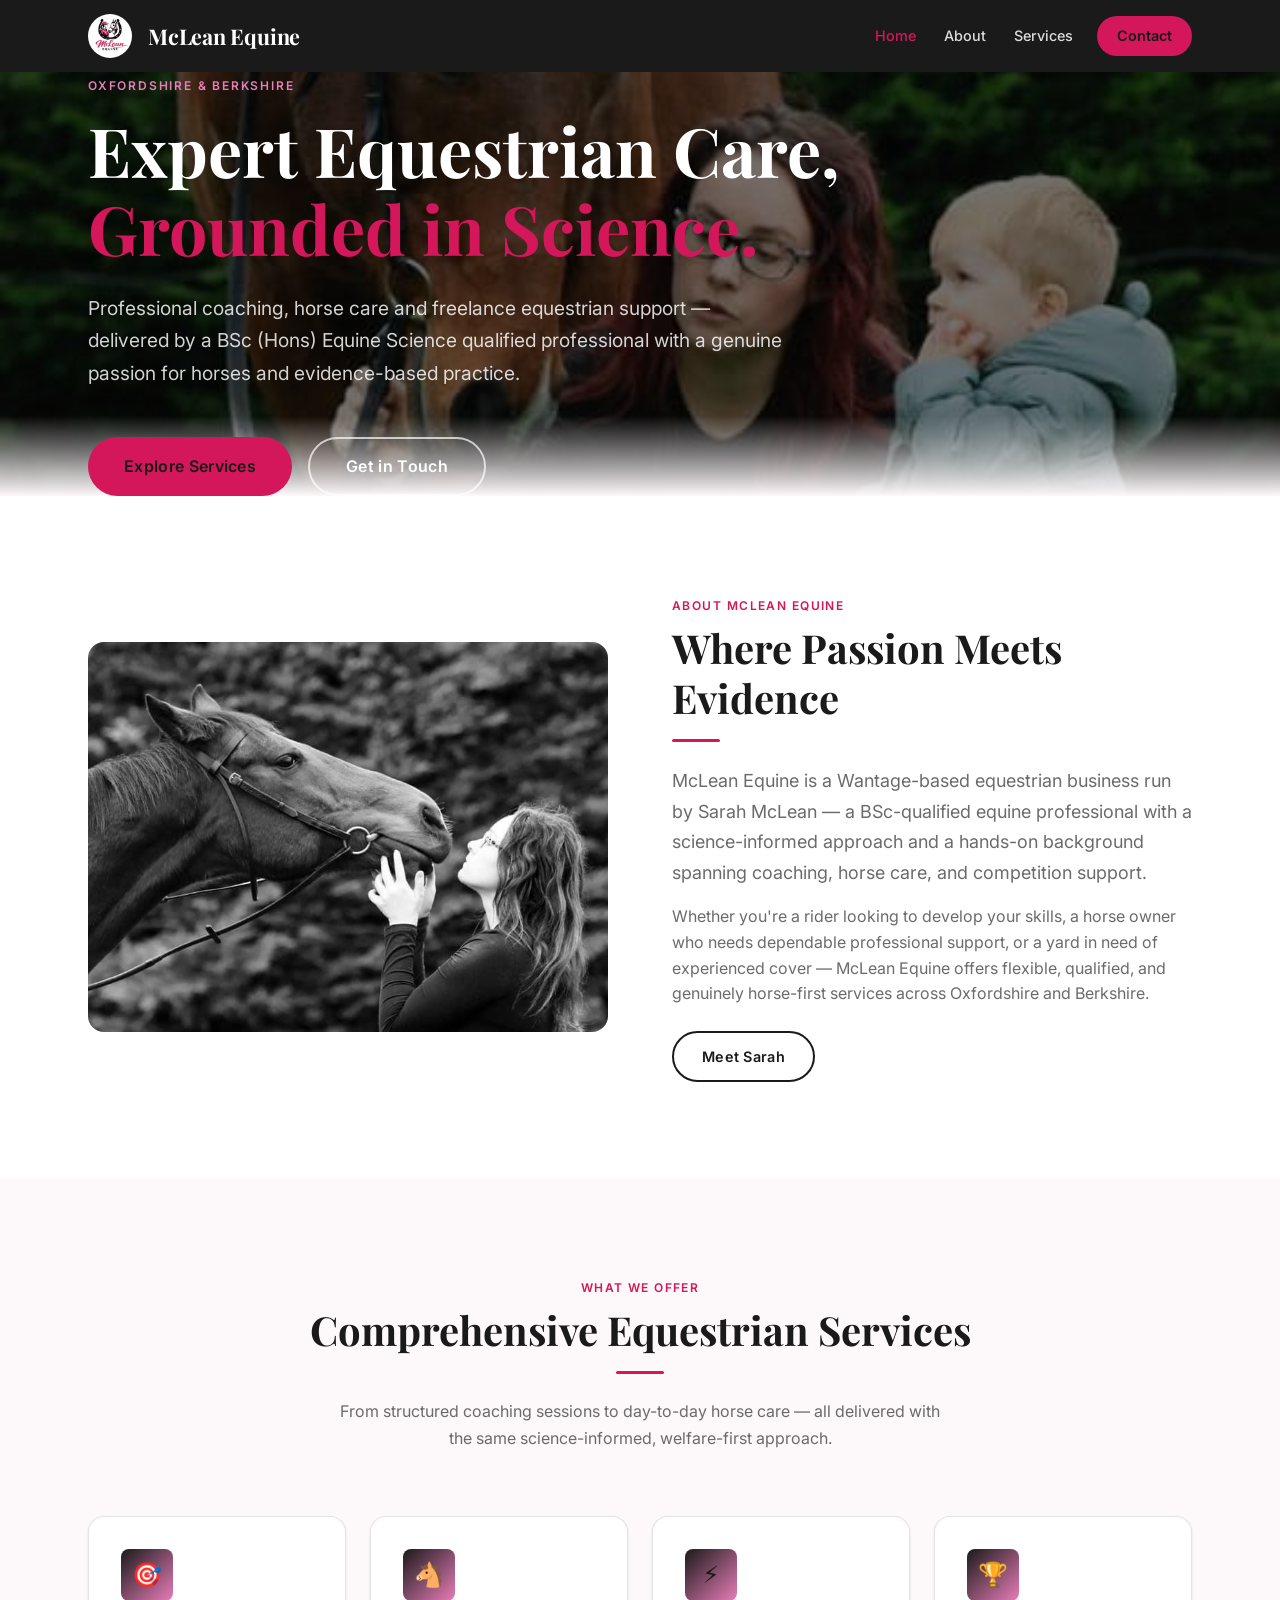
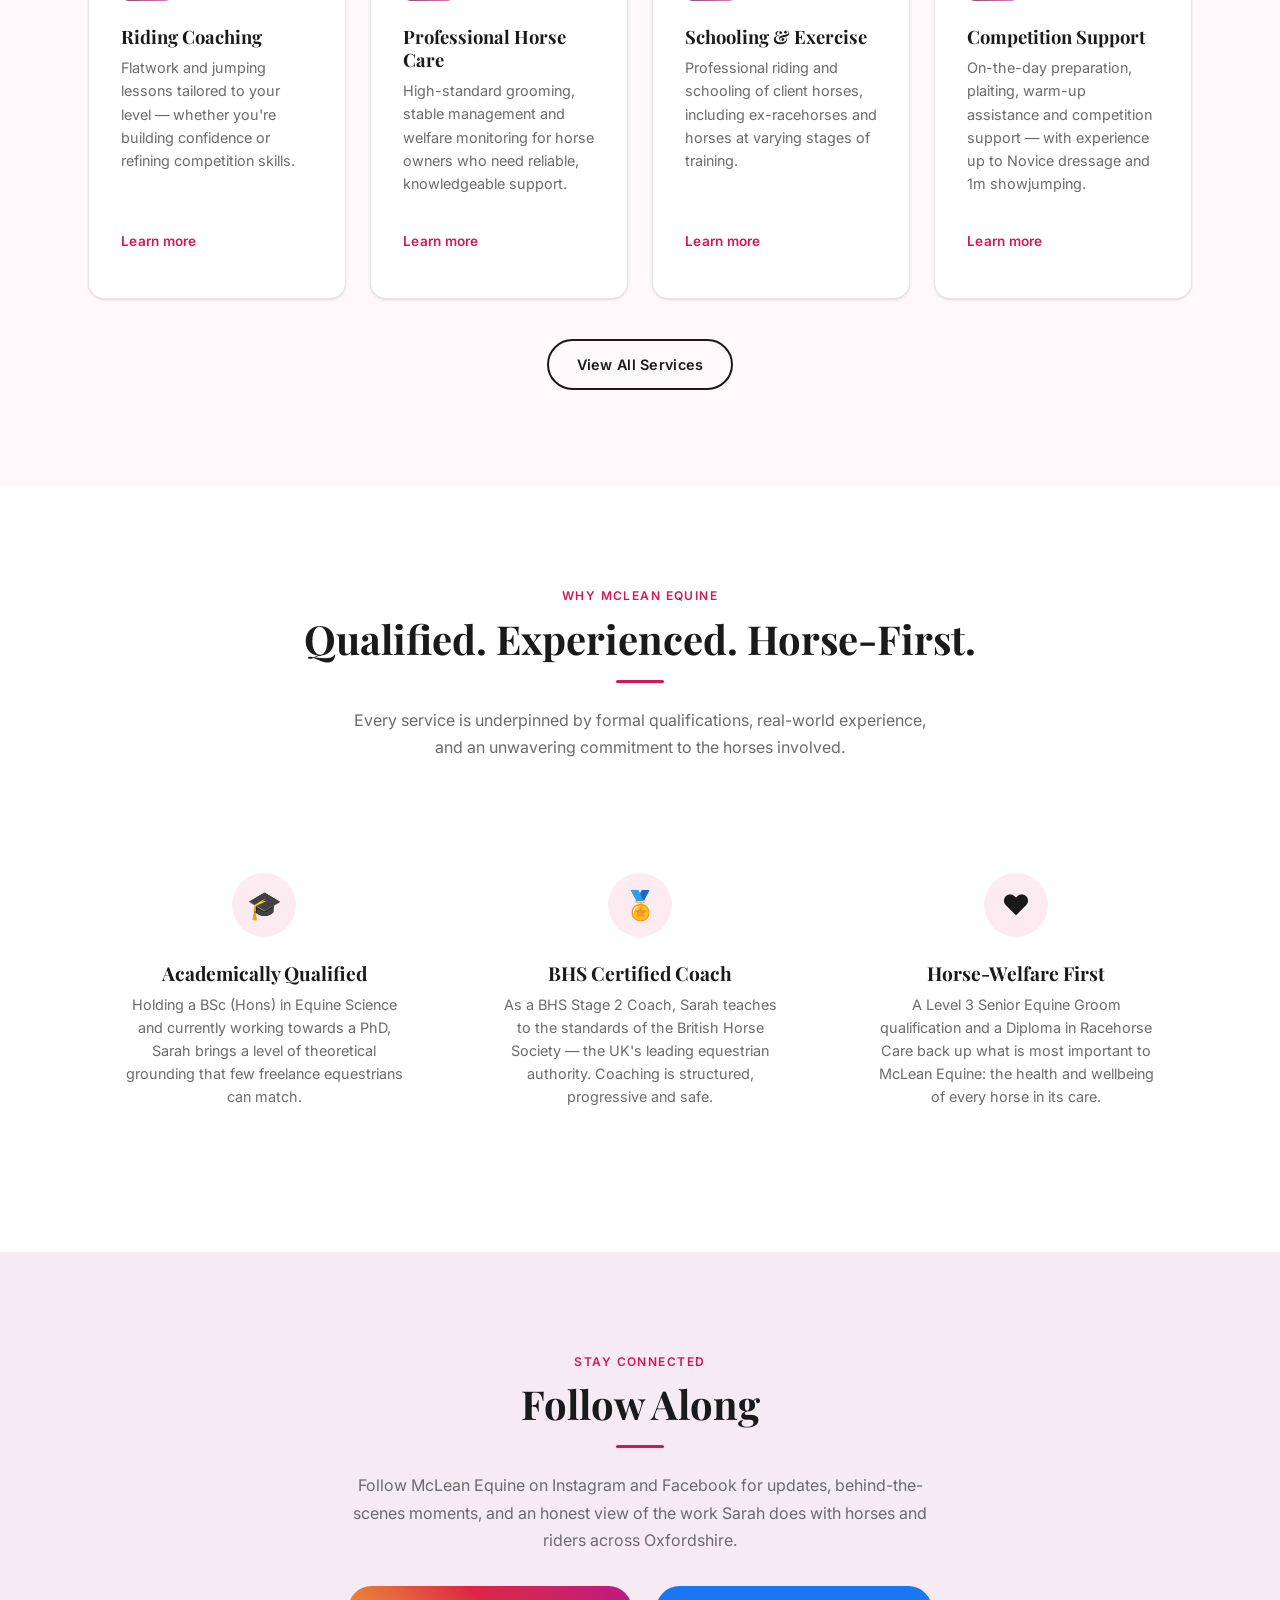
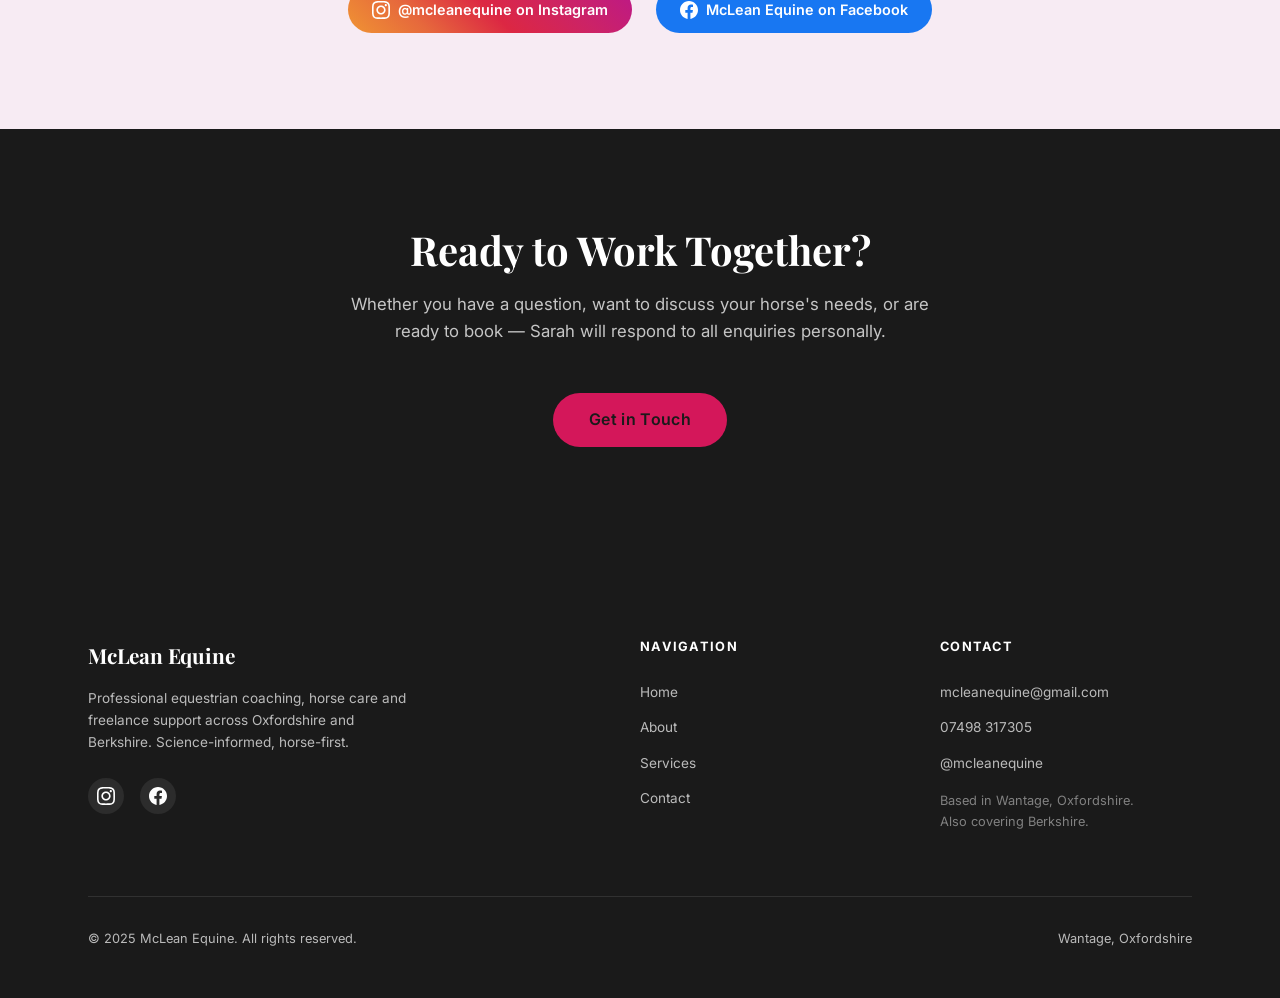
<file: index.html>
<!DOCTYPE html>
<html lang="en">
<head>
  <meta charset="UTF-8">
  <meta name="viewport" content="width=device-width, initial-scale=1.0">
  <title>McLean Equine | Equestrian Coaching &amp; Horse Care in Oxfordshire</title>
  <meta name="description" content="Professional equestrian coaching, horse care and freelance support in Oxfordshire and Berkshire. BSc Equine Science. BHS Stage 2 Coach. Science-informed, horse-first.">
  <link rel="canonical" href="https://mclean-equine.com/">
  <meta property="og:title" content="McLean Equine | Equestrian Coaching &amp; Horse Care in Oxfordshire">
  <meta property="og:description" content="Professional equestrian coaching, horse care and freelance support in Oxfordshire and Berkshire. BSc Equine Science. BHS Stage 2 Coach. Science-informed, horse-first.">
  <meta property="og:type" content="website">
  <meta property="og:url" content="https://mclean-equine.com/">
  <meta property="og:image" content="https://mclean-equine.com/assets/images/og-image.jpg">
  <meta name="twitter:card" content="summary_large_image">
  <link rel="icon" type="image/jpeg" href="assets/images/McLeanEquineLogo.jpg">
  <link rel="preconnect" href="https://fonts.googleapis.com">
  <link rel="preconnect" href="https://fonts.gstatic.com" crossorigin>
  <link href="https://fonts.googleapis.com/css2?family=Playfair+Display:ital,wght@0,400;0,700;1,400&family=Inter:wght@400;500;600;700&display=swap" rel="stylesheet">
  <link rel="stylesheet" href="css/style.css">
</head>
<body>

  <a href="#main-content" class="skip-link">Skip to main content</a>

  <!-- ===================== HEADER ===================== -->
  <header class="site-header">
    <nav class="nav-container" aria-label="Main navigation">
      <div class="logo">
        <a href="index.html">
          <img src="assets/images/McLeanEquineLogo.jpg" alt="McLean Equine" class="logo-img">
          <span class="logo-text">McLean Equine</span>
        </a>
      </div>
      <button class="nav-toggle" aria-label="Toggle navigation" aria-expanded="false">
        <span></span><span></span><span></span>
      </button>
      <ul class="nav-links" role="list">
        <li><a href="index.html">Home</a></li>
        <li><a href="about.html">About</a></li>
        <li><a href="services.html">Services</a></li>
        <li style="display:none"><a href="case-studies.html">Case Studies</a></li>
        <li><a href="contact.html" class="nav-cta">Contact</a></li>
      </ul>
    </nav>
  </header>

  <main id="main-content">

    <!-- ===================== HERO ===================== -->
    <section class="hero" aria-label="Hero">
      <div class="container">
        <div class="hero-content">
          <span class="hero-eyebrow">Oxfordshire &amp; Berkshire</span>
          <h1 class="hero-title">
            Expert Equestrian Care,<br>
            <span class="highlight">Grounded in Science.</span>
          </h1>
          <p class="hero-subtitle">
            Professional coaching, horse care and freelance equestrian support — delivered by a BSc (Hons) Equine Science qualified professional with a genuine passion for horses and evidence-based practice.
          </p>
          <div class="hero-actions">
            <a href="services.html" class="btn btn-primary btn-lg">Explore Services</a>
            <a href="contact.html" class="btn btn-secondary btn-lg">Get in Touch</a>
          </div>
        </div>
      </div>
    </section>

    <!-- ===================== BRAND INTRO ===================== -->
    <section class="section brand-intro bg-white">
      <div class="container">
        <div class="two-col">
          <div class="brand-intro-image reveal">
            <img src="assets/images/SarahWithHorse.jpg" alt="Sarah McLean with horse" loading="lazy">
          </div>
          <div class="brand-intro-text reveal">
            <span class="section-eyebrow">About McLean Equine</span>
            <h2 class="section-title">Where Passion Meets Evidence</h2>
            <div class="section-rule left"></div>
            <p class="lead" style="margin-bottom:1rem">
              McLean Equine is a Wantage-based equestrian business run by Sarah McLean — a BSc-qualified equine professional with a science-informed approach and a hands-on background spanning coaching, horse care, and competition support.
            </p>
            <p style="color:var(--color-text-light);margin-bottom:1.5rem">
              Whether you're a rider looking to develop your skills, a horse owner who needs dependable professional support, or a yard in need of experienced cover — McLean Equine offers flexible, qualified, and genuinely horse-first services across Oxfordshire and Berkshire.
            </p>
            <a href="about.html" class="btn btn-outline">Meet Sarah</a>
          </div>
        </div>
      </div>
    </section>

    <!-- ===================== SERVICES OVERVIEW ===================== -->
    <section class="section bg-cream">
      <div class="container">
        <div class="section-header centered">
          <span class="section-eyebrow">What We Offer</span>
          <h2 class="section-title">Comprehensive Equestrian Services</h2>
          <div class="section-rule centered"></div>
          <p class="section-subtitle">From structured coaching sessions to day-to-day horse care — all delivered with the same science-informed, welfare-first approach.</p>
        </div>
        <div class="services-grid">
          <article class="service-card reveal">
            <div class="service-card-icon" aria-hidden="true">🎯</div>
            <h3>Riding Coaching</h3>
            <p>Flatwork and jumping lessons tailored to your level — whether you're building confidence or refining competition skills.</p>
            <a href="services.html#coaching" class="btn btn-ghost">Learn more</a>
          </article>
          <article class="service-card reveal">
            <div class="service-card-icon" aria-hidden="true">🐴</div>
            <h3>Professional Horse Care</h3>
            <p>High-standard grooming, stable management and welfare monitoring for horse owners who need reliable, knowledgeable support.</p>
            <a href="services.html#horse-care" class="btn btn-ghost">Learn more</a>
          </article>
          <article class="service-card reveal">
            <div class="service-card-icon" aria-hidden="true">⚡</div>
            <h3>Schooling &amp; Exercise</h3>
            <p>Professional riding and schooling of client horses, including ex-racehorses and horses at varying stages of training.</p>
            <a href="services.html#schooling" class="btn btn-ghost">Learn more</a>
          </article>
          <article class="service-card reveal">
            <div class="service-card-icon" aria-hidden="true">🏆</div>
            <h3>Competition Support</h3>
            <p>On-the-day preparation, plaiting, warm-up assistance and competition support — with experience up to Novice dressage and 1m showjumping.</p>
            <a href="services.html#competition" class="btn btn-ghost">Learn more</a>
          </article>
        </div>
        <div style="text-align:center;margin-top:2.5rem">
          <a href="services.html" class="btn btn-outline">View All Services</a>
        </div>
      </div>
    </section>

    <!-- ===================== TRUST PILLARS ===================== -->
    <section class="section bg-white">
      <div class="container">
        <div class="section-header centered">
          <span class="section-eyebrow">Why McLean Equine</span>
          <h2 class="section-title">Qualified. Experienced. Horse-First.</h2>
          <div class="section-rule centered"></div>
          <p class="section-subtitle">Every service is underpinned by formal qualifications, real-world experience, and an unwavering commitment to the horses involved.</p>
        </div>
        <div class="trust-grid">
          <div class="trust-card reveal">
            <div class="trust-icon" aria-hidden="true">🎓</div>
            <h3>Academically Qualified</h3>
            <p>Holding a BSc (Hons) in Equine Science and currently working towards a PhD, Sarah brings a level of theoretical grounding that few freelance equestrians can match.</p>
          </div>
          <div class="trust-card reveal">
            <div class="trust-icon" aria-hidden="true">🏅</div>
            <h3>BHS Certified Coach</h3>
            <p>As a BHS Stage 2 Coach, Sarah teaches to the standards of the British Horse Society — the UK's leading equestrian authority. Coaching is structured, progressive and safe.</p>
          </div>
          <div class="trust-card reveal">
            <div class="trust-icon" aria-hidden="true">❤️</div>
            <h3>Horse-Welfare First</h3>
            <p>A Level 3 Senior Equine Groom qualification and a Diploma in Racehorse Care back up what is most important to McLean Equine: the health and wellbeing of every horse in its care.</p>
          </div>
        </div>
      </div>
    </section>

    <!-- ===================== CLIENT OUTCOMES PREVIEW ===================== -->
    <section class="section bg-cream" style="display:none">
      <div class="container">
        <div class="section-header centered">
          <span class="section-eyebrow">Results in Practice</span>
          <h2 class="section-title">How McLean Equine Supports Clients</h2>
          <div class="section-rule centered"></div>
          <p class="section-subtitle">A science-informed, tailored approach that delivers genuine progress for horse and rider.</p>
        </div>
        <div class="case-grid">
          <article class="case-card reveal">
            <div class="case-card-body">
              <span class="case-card-tag">Riding Coaching</span>
              <h3>Rebuilding Confidence After a Fall</h3>
              <p>An adult amateur rider returned to confident canter work within six sessions after a structured, empathetic coaching programme focused on both physical balance and mental calm.</p>
            </div>
            <div class="case-card-footer">
              <span class="services-tag">Coaching</span>
              <a href="case-studies.html#confidence" class="btn btn-ghost btn-sm">Read more</a>
            </div>
          </article>
          <article class="case-card reveal">
            <div class="case-card-body">
              <span class="case-card-tag">Ex-Racehorse Retraining</span>
              <h3>From the Track to the Dressage Arena</h3>
              <p>A fresh off-the-track Thoroughbred was patiently retrained using a methodical, science-informed approach — going on to compete successfully at Novice dressage level.</p>
            </div>
            <div class="case-card-footer">
              <span class="services-tag">Schooling &amp; Retraining</span>
              <a href="case-studies.html#ottb" class="btn btn-ghost btn-sm">Read more</a>
            </div>
          </article>
        </div>
        <div style="text-align:center;margin-top:2.5rem">
          <a href="case-studies.html" class="btn btn-outline">View All Case Studies</a>
        </div>
      </div>
    </section>

    <!-- ===================== FOLLOW ALONG SECTION ===================== -->
    <section class="section bg-cream-dark">
      <div class="container">
        <div class="social-follow-section">
          <span class="section-eyebrow">Stay Connected</span>
          <h2 class="section-title" style="margin-bottom:0.75rem">Follow Along</h2>
          <div class="section-rule centered"></div>
          <p class="section-subtitle" style="margin-inline:auto;margin-bottom:0">
            Follow McLean Equine on Instagram and Facebook for updates, behind-the-scenes moments, and an honest view of the work Sarah does with horses and riders across Oxfordshire.
          </p>
          <div class="social-follow-cta">
            <a href="https://www.instagram.com/mcleanequine/" class="ig-link" rel="noopener noreferrer" target="_blank">
              <svg viewBox="0 0 24 24" width="18" height="18" fill="white" aria-hidden="true"><path d="M12 2.163c3.204 0 3.584.012 4.85.07 3.252.148 4.771 1.691 4.919 4.919.058 1.265.069 1.645.069 4.849 0 3.205-.012 3.584-.069 4.849-.149 3.225-1.664 4.771-4.919 4.919-1.266.058-1.644.07-4.85.07-3.204 0-3.584-.012-4.849-.07-3.26-.149-4.771-1.699-4.919-4.92-.058-1.265-.07-1.644-.07-4.849 0-3.204.013-3.583.07-4.849.149-3.227 1.664-4.771 4.919-4.919 1.266-.057 1.645-.069 4.849-.069zm0-2.163c-3.259 0-3.667.014-4.947.072-4.358.2-6.78 2.618-6.98 6.98-.059 1.281-.073 1.689-.073 4.948 0 3.259.014 3.668.072 4.948.2 4.358 2.618 6.78 6.98 6.98 1.281.058 1.689.072 4.948.072 3.259 0 3.668-.014 4.948-.072 4.354-.2 6.782-2.618 6.979-6.98.059-1.28.073-1.689.073-4.948 0-3.259-.014-3.667-.072-4.947-.196-4.354-2.617-6.78-6.979-6.98-1.281-.059-1.69-.073-4.949-.073zm0 5.838c-3.403 0-6.162 2.759-6.162 6.162s2.759 6.163 6.162 6.163 6.162-2.759 6.162-6.163c0-3.403-2.759-6.162-6.162-6.162zm0 10.162c-2.209 0-4-1.79-4-4 0-2.209 1.791-4 4-4s4 1.791 4 4c0 2.21-1.791 4-4 4zm6.406-11.845c-.796 0-1.441.645-1.441 1.44s.645 1.44 1.441 1.44c.795 0 1.439-.645 1.439-1.44s-.644-1.44-1.439-1.44z"/></svg>
              @mcleanequine on Instagram
            </a>
            <a href="https://www.facebook.com/mcleanequine/" class="fb-link" rel="noopener noreferrer" target="_blank">
              <svg viewBox="0 0 24 24" width="18" height="18" fill="white" aria-hidden="true"><path d="M24 12.073c0-6.627-5.373-12-12-12s-12 5.373-12 12c0 5.99 4.388 10.954 10.125 11.854v-8.385H7.078v-3.47h3.047V9.43c0-3.007 1.792-4.669 4.533-4.669 1.312 0 2.686.235 2.686.235v2.953H15.83c-1.491 0-1.956.925-1.956 1.874v2.25h3.328l-.532 3.47h-2.796v8.385C19.612 23.027 24 18.062 24 12.073z"/></svg>
              McLean Equine on Facebook
            </a>
          </div>
        </div>
      </div>
    </section>

    <!-- ===================== FINAL CTA ===================== -->
    <section class="cta-section">
      <div class="container">
        <h2>Ready to Work Together?</h2>
        <p>Whether you have a question, want to discuss your horse's needs, or are ready to book — Sarah will respond to all enquiries personally.</p>
        <a href="contact.html" class="btn btn-primary btn-lg">Get in Touch</a>
      </div>
    </section>

  </main>

  <!-- ===================== FOOTER ===================== -->
  <footer class="site-footer">
    <div class="container">
      <div class="footer-grid">
        <div class="footer-brand">
          <span class="logo-text">McLean Equine</span>
          <p>Professional equestrian coaching, horse care and freelance support across Oxfordshire and Berkshire. Science-informed, horse-first.</p>
          <div class="footer-socials">
            <a href="https://www.instagram.com/mcleanequine/" aria-label="McLean Equine on Instagram" rel="noopener noreferrer" target="_blank">
              <svg viewBox="0 0 24 24" aria-hidden="true"><path d="M12 2.163c3.204 0 3.584.012 4.85.07 3.252.148 4.771 1.691 4.919 4.919.058 1.265.069 1.645.069 4.849 0 3.205-.012 3.584-.069 4.849-.149 3.225-1.664 4.771-4.919 4.919-1.266.058-1.644.07-4.85.07-3.204 0-3.584-.012-4.849-.07-3.26-.149-4.771-1.699-4.919-4.92-.058-1.265-.07-1.644-.07-4.849 0-3.204.013-3.583.07-4.849.149-3.227 1.664-4.771 4.919-4.919 1.266-.057 1.645-.069 4.849-.069zm0-2.163c-3.259 0-3.667.014-4.947.072-4.358.2-6.78 2.618-6.98 6.98-.059 1.281-.073 1.689-.073 4.948 0 3.259.014 3.668.072 4.948.2 4.358 2.618 6.78 6.98 6.98 1.281.058 1.689.072 4.948.072 3.259 0 3.668-.014 4.948-.072 4.354-.2 6.782-2.618 6.979-6.98.059-1.28.073-1.689.073-4.948 0-3.259-.014-3.667-.072-4.947-.196-4.354-2.617-6.78-6.979-6.98-1.281-.059-1.69-.073-4.949-.073zm0 5.838c-3.403 0-6.162 2.759-6.162 6.162s2.759 6.163 6.162 6.163 6.162-2.759 6.162-6.163c0-3.403-2.759-6.162-6.162-6.162zm0 10.162c-2.209 0-4-1.79-4-4 0-2.209 1.791-4 4-4s4 1.791 4 4c0 2.21-1.791 4-4 4zm6.406-11.845c-.796 0-1.441.645-1.441 1.44s.645 1.44 1.441 1.44c.795 0 1.439-.645 1.439-1.44s-.644-1.44-1.439-1.44z"/></svg>
            </a>
            <a href="https://www.facebook.com/mcleanequine/" aria-label="McLean Equine on Facebook" rel="noopener noreferrer" target="_blank">
              <svg viewBox="0 0 24 24" aria-hidden="true"><path d="M24 12.073c0-6.627-5.373-12-12-12s-12 5.373-12 12c0 5.99 4.388 10.954 10.125 11.854v-8.385H7.078v-3.47h3.047V9.43c0-3.007 1.792-4.669 4.533-4.669 1.312 0 2.686.235 2.686.235v2.953H15.83c-1.491 0-1.956.925-1.956 1.874v2.25h3.328l-.532 3.47h-2.796v8.385C19.612 23.027 24 18.062 24 12.073z"/></svg>
            </a>
          </div>
        </div>
        <div class="footer-col">
          <h4>Navigation</h4>
          <ul>
            <li><a href="index.html">Home</a></li>
            <li><a href="about.html">About</a></li>
            <li><a href="services.html">Services</a></li>
            <li style="display:none"><a href="case-studies.html">Case Studies</a></li>
            <li><a href="contact.html">Contact</a></li>
          </ul>
        </div>
        <div class="footer-col">
          <h4>Contact</h4>
          <ul>
            <li><a href="mailto:mcleanequine@gmail.com">mcleanequine@gmail.com</a></li>
            <li><a href="tel:+447498317305">07498 317305</a></li>
            <li><a href="https://www.instagram.com/mcleanequine/" rel="noopener noreferrer" target="_blank">@mcleanequine</a></li>
          </ul>
          <p style="margin-top:1rem;font-size:0.8rem;color:rgba(255,255,255,0.45)">Based in Wantage, Oxfordshire.<br>Also covering Berkshire.</p>
        </div>
      </div>
      <div class="footer-bottom">
        <span>© 2025 McLean Equine. All rights reserved.</span>
        <span>Wantage, Oxfordshire</span>
      </div>
    </div>
  </footer>

  <script src="js/main.js"></script>
</body>
</html>
</file>
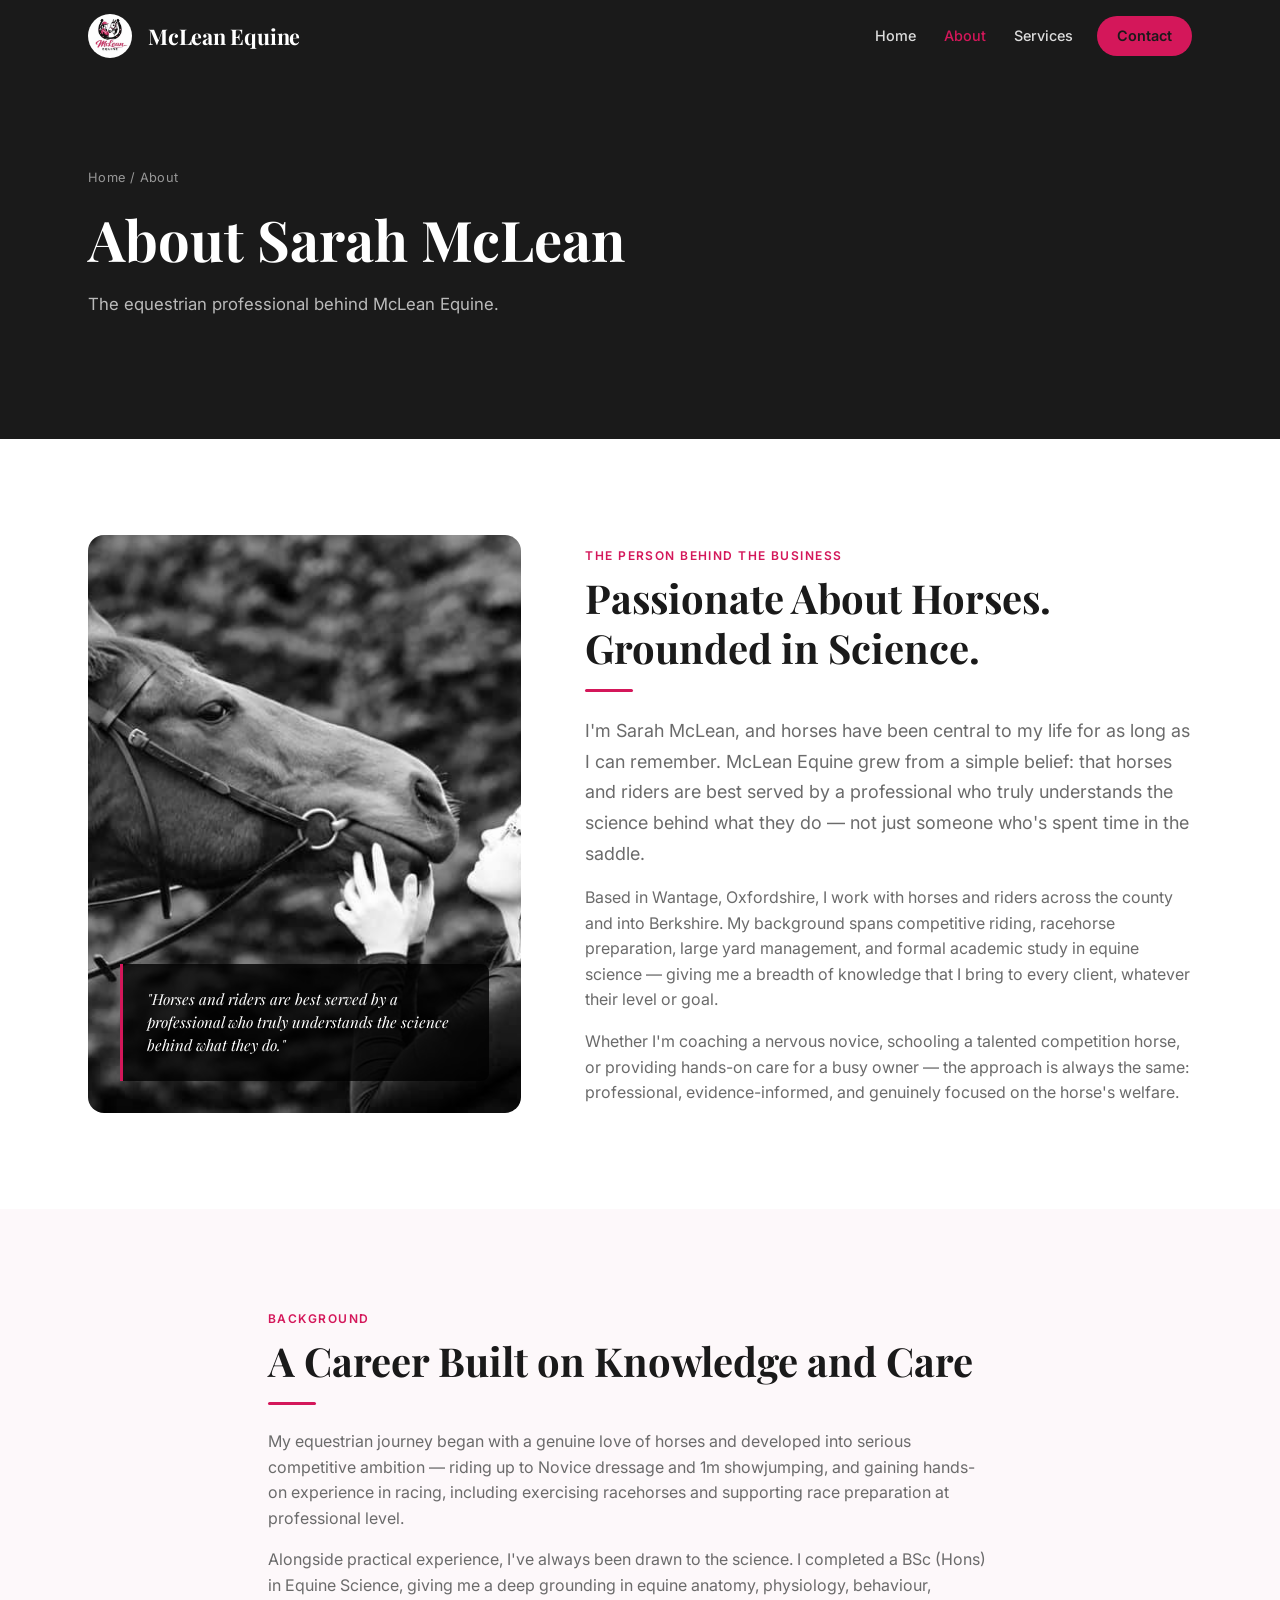
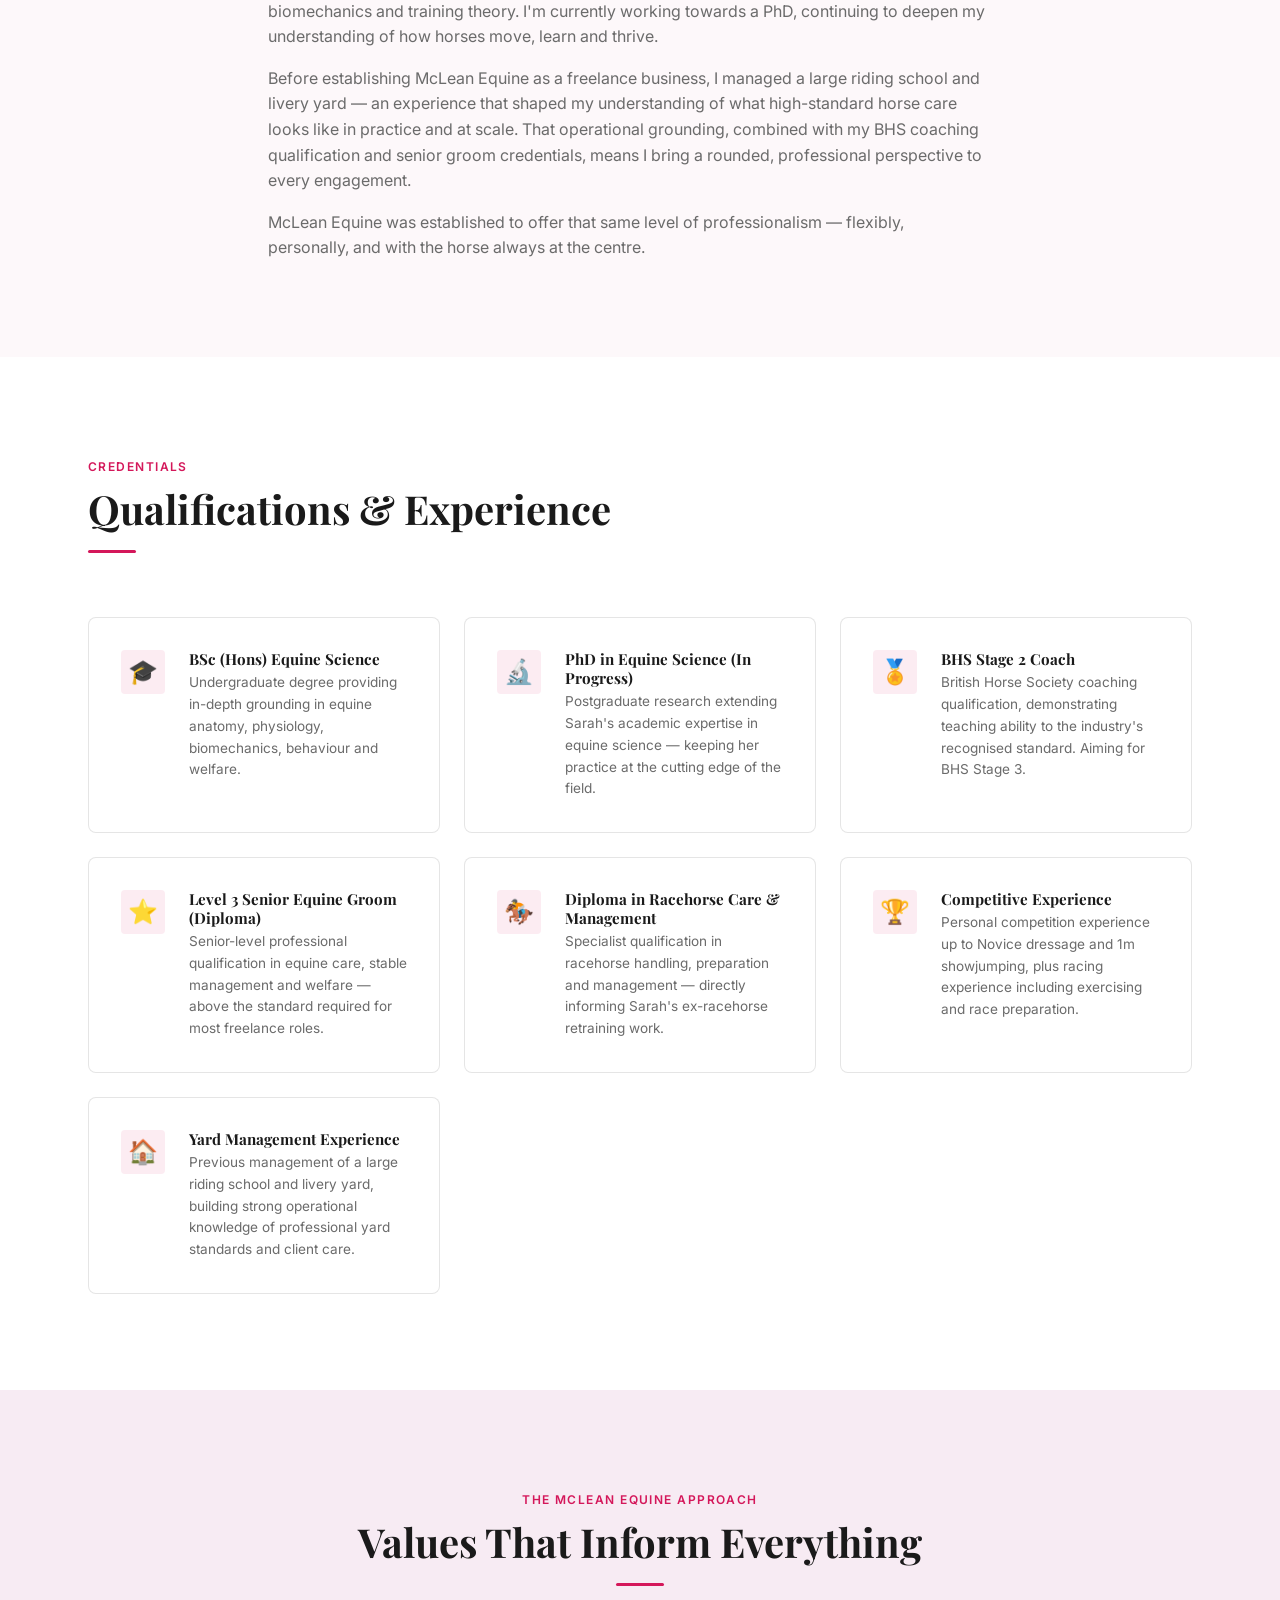
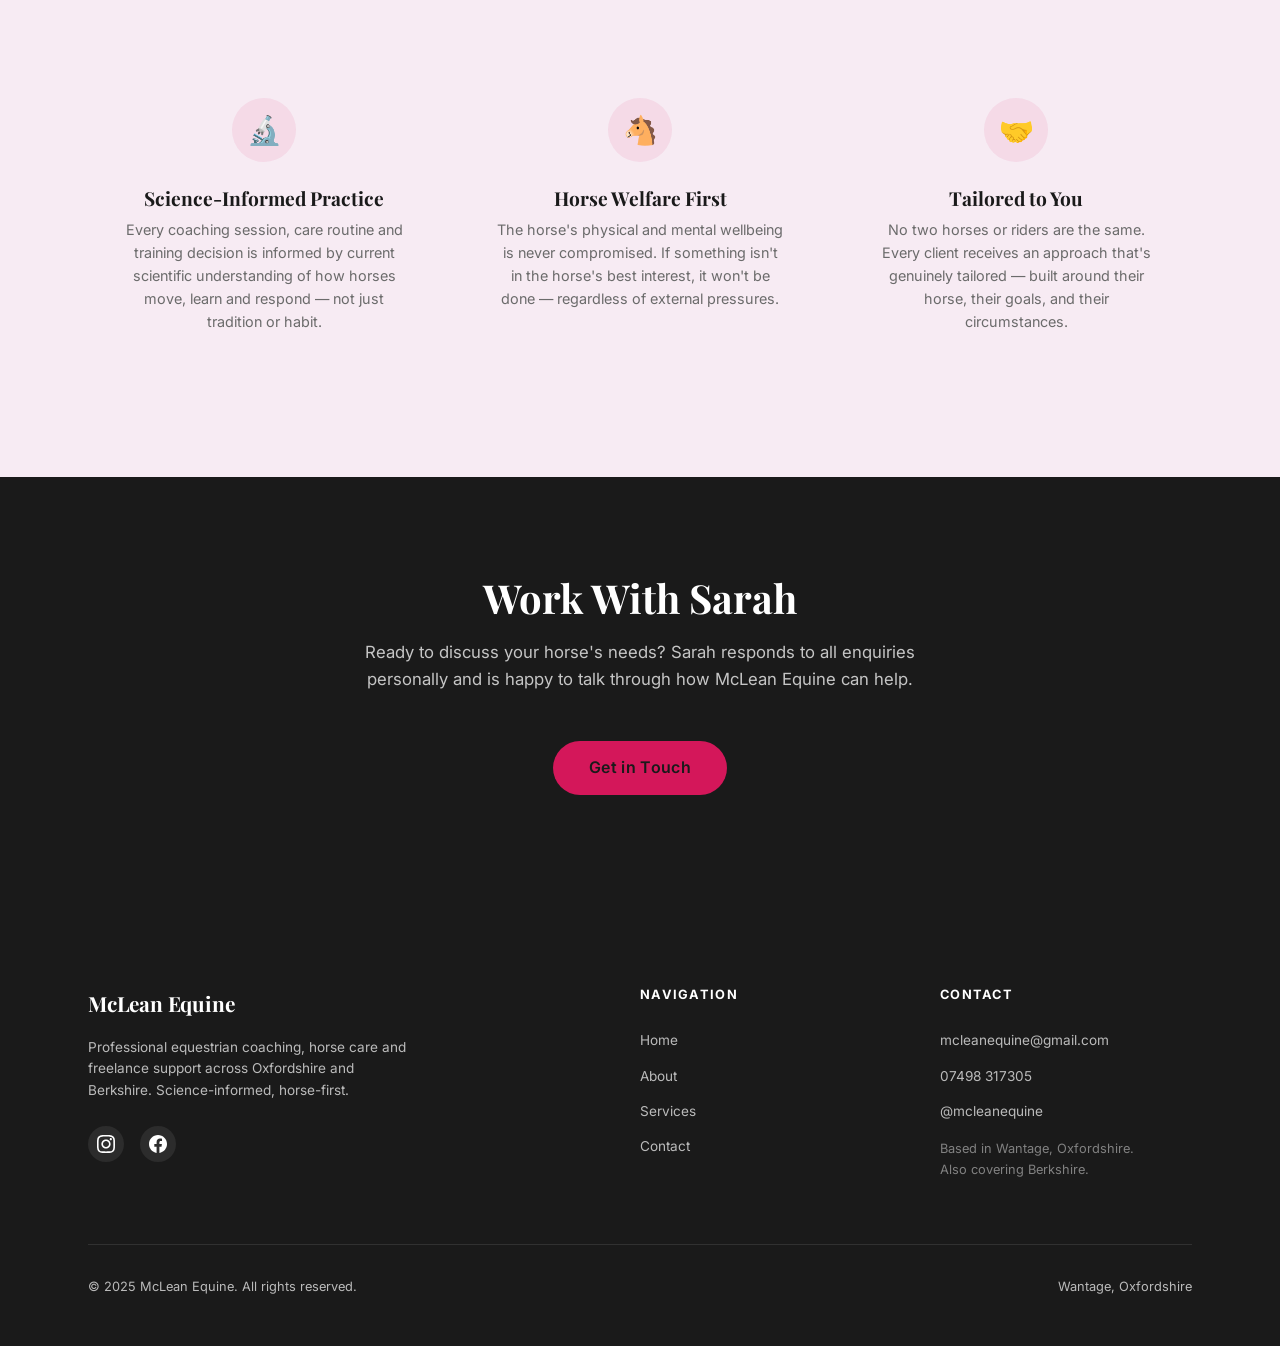
<file: about.html>
<!DOCTYPE html>
<html lang="en">
<head>
  <meta charset="UTF-8">
  <meta name="viewport" content="width=device-width, initial-scale=1.0">
  <title>About Sarah McLean | McLean Equine</title>
  <meta name="description" content="Meet Sarah McLean — BSc Equine Science, BHS Stage 2 Coach, Level 3 Senior Equine Groom. The person and qualifications behind McLean Equine in Oxfordshire.">
  <link rel="canonical" href="https://mclean-equine.com/about.html">
  <meta property="og:title" content="About Sarah McLean | McLean Equine">
  <meta property="og:description" content="Meet Sarah McLean — BSc Equine Science, BHS Stage 2 Coach, Level 3 Senior Equine Groom. The person and qualifications behind McLean Equine in Oxfordshire.">
  <meta property="og:type" content="website">
  <meta property="og:url" content="https://mclean-equine.com/about.html">
  <meta property="og:image" content="https://mclean-equine.com/assets/images/og-image.jpg">
  <meta name="twitter:card" content="summary_large_image">
  <link rel="icon" type="image/jpeg" href="assets/images/McLeanEquineLogo.jpg">
  <link rel="preconnect" href="https://fonts.googleapis.com">
  <link rel="preconnect" href="https://fonts.gstatic.com" crossorigin>
  <link href="https://fonts.googleapis.com/css2?family=Playfair+Display:ital,wght@0,400;0,700;1,400&family=Inter:wght@400;500;600;700&display=swap" rel="stylesheet">
  <link rel="stylesheet" href="css/style.css">
</head>
<body>

  <a href="#main-content" class="skip-link">Skip to main content</a>

  <!-- ===================== HEADER ===================== -->
  <header class="site-header">
    <nav class="nav-container" aria-label="Main navigation">
      <div class="logo">
        <a href="index.html">
          <img src="assets/images/McLeanEquineLogo.jpg" alt="McLean Equine" class="logo-img">
          <span class="logo-text">McLean Equine</span>
        </a>
      </div>
      <button class="nav-toggle" aria-label="Toggle navigation" aria-expanded="false">
        <span></span><span></span><span></span>
      </button>
      <ul class="nav-links" role="list">
        <li><a href="index.html">Home</a></li>
        <li><a href="about.html">About</a></li>
        <li><a href="services.html">Services</a></li>
        <li style="display:none"><a href="case-studies.html">Case Studies</a></li>
        <li><a href="contact.html" class="nav-cta">Contact</a></li>
      </ul>
    </nav>
  </header>

  <main id="main-content">

    <!-- ===================== PAGE HERO ===================== -->
    <section class="page-hero">
      <div class="container">
        <p class="breadcrumb"><a href="index.html">Home</a> / About</p>
        <h1>About Sarah McLean</h1>
        <p class="hero-subtitle">The equestrian professional behind McLean Equine.</p>
      </div>
    </section>

    <!-- ===================== PERSONAL INTRO ===================== -->
    <section class="section bg-white">
      <div class="container">
        <div class="about-intro">
          <div class="about-image reveal">
            <img src="assets/images/SarahWithHorse.jpg" alt="Sarah McLean with horse" loading="lazy">
            <div class="about-image-quote">
              "Horses and riders are best served by a professional who truly understands the science behind what they do."
            </div>
          </div>
          <div class="reveal">
            <span class="section-eyebrow">The Person Behind the Business</span>
            <h2 class="section-title">Passionate About Horses. Grounded in Science.</h2>
            <div class="section-rule left"></div>
            <p class="lead" style="margin-bottom:1rem">
              I'm Sarah McLean, and horses have been central to my life for as long as I can remember. McLean Equine grew from a simple belief: that horses and riders are best served by a professional who truly understands the science behind what they do — not just someone who's spent time in the saddle.
            </p>
            <p style="color:var(--color-text-light);margin-bottom:1rem">
              Based in Wantage, Oxfordshire, I work with horses and riders across the county and into Berkshire. My background spans competitive riding, racehorse preparation, large yard management, and formal academic study in equine science — giving me a breadth of knowledge that I bring to every client, whatever their level or goal.
            </p>
            <p style="color:var(--color-text-light)">
              Whether I'm coaching a nervous novice, schooling a talented competition horse, or providing hands-on care for a busy owner — the approach is always the same: professional, evidence-informed, and genuinely focused on the horse's welfare.
            </p>
          </div>
        </div>
      </div>
    </section>

    <!-- ===================== THE STORY ===================== -->
    <section class="section bg-cream">
      <div class="container" style="max-width:840px">
        <span class="section-eyebrow">Background</span>
        <h2 class="section-title">A Career Built on Knowledge and Care</h2>
        <div class="section-rule left"></div>
        <div class="reveal" style="display:flex;flex-direction:column;gap:1rem">
          <p style="color:var(--color-text-light)">
            My equestrian journey began with a genuine love of horses and developed into serious competitive ambition — riding up to Novice dressage and 1m showjumping, and gaining hands-on experience in racing, including exercising racehorses and supporting race preparation at professional level.
          </p>
          <p style="color:var(--color-text-light)">
            Alongside practical experience, I've always been drawn to the science. I completed a BSc (Hons) in Equine Science, giving me a deep grounding in equine anatomy, physiology, behaviour, biomechanics and training theory. I'm currently working towards a PhD, continuing to deepen my understanding of how horses move, learn and thrive.
          </p>
          <p style="color:var(--color-text-light)">
            Before establishing McLean Equine as a freelance business, I managed a large riding school and livery yard — an experience that shaped my understanding of what high-standard horse care looks like in practice and at scale. That operational grounding, combined with my BHS coaching qualification and senior groom credentials, means I bring a rounded, professional perspective to every engagement.
          </p>
          <p style="color:var(--color-text-light)">
            McLean Equine was established to offer that same level of professionalism — flexibly, personally, and with the horse always at the centre.
          </p>
        </div>
      </div>
    </section>

    <!-- ===================== QUALIFICATIONS ===================== -->
    <section class="section bg-white">
      <div class="container">
        <div class="section-header">
          <span class="section-eyebrow">Credentials</span>
          <h2 class="section-title">Qualifications &amp; Experience</h2>
          <div class="section-rule left"></div>
        </div>
        <div class="qual-grid">
          <div class="qual-card reveal">
            <div class="qual-icon" aria-hidden="true">🎓</div>
            <div>
              <h4>BSc (Hons) Equine Science</h4>
              <p>Undergraduate degree providing in-depth grounding in equine anatomy, physiology, biomechanics, behaviour and welfare.</p>
            </div>
          </div>
          <div class="qual-card reveal">
            <div class="qual-icon" aria-hidden="true">🔬</div>
            <div>
              <h4>PhD in Equine Science (In Progress)</h4>
              <p>Postgraduate research extending Sarah's academic expertise in equine science — keeping her practice at the cutting edge of the field.</p>
            </div>
          </div>
          <div class="qual-card reveal">
            <div class="qual-icon" aria-hidden="true">🏅</div>
            <div>
              <h4>BHS Stage 2 Coach</h4>
              <p>British Horse Society coaching qualification, demonstrating teaching ability to the industry's recognised standard. Aiming for BHS Stage 3.</p>
            </div>
          </div>
          <div class="qual-card reveal">
            <div class="qual-icon" aria-hidden="true">⭐</div>
            <div>
              <h4>Level 3 Senior Equine Groom (Diploma)</h4>
              <p>Senior-level professional qualification in equine care, stable management and welfare — above the standard required for most freelance roles.</p>
            </div>
          </div>
          <div class="qual-card reveal">
            <div class="qual-icon" aria-hidden="true">🏇</div>
            <div>
              <h4>Diploma in Racehorse Care &amp; Management</h4>
              <p>Specialist qualification in racehorse handling, preparation and management — directly informing Sarah's ex-racehorse retraining work.</p>
            </div>
          </div>
          <div class="qual-card reveal">
            <div class="qual-icon" aria-hidden="true">🏆</div>
            <div>
              <h4>Competitive Experience</h4>
              <p>Personal competition experience up to Novice dressage and 1m showjumping, plus racing experience including exercising and race preparation.</p>
            </div>
          </div>
          <div class="qual-card reveal">
            <div class="qual-icon" aria-hidden="true">🏠</div>
            <div>
              <h4>Yard Management Experience</h4>
              <p>Previous management of a large riding school and livery yard, building strong operational knowledge of professional yard standards and client care.</p>
            </div>
          </div>
        </div>
      </div>
    </section>

    <!-- ===================== VALUES ===================== -->
    <section class="section bg-cream-dark">
      <div class="container">
        <div class="section-header centered">
          <span class="section-eyebrow">The McLean Equine Approach</span>
          <h2 class="section-title">Values That Inform Everything</h2>
          <div class="section-rule centered"></div>
        </div>
        <div class="trust-grid">
          <div class="trust-card reveal">
            <div class="trust-icon" aria-hidden="true">🔬</div>
            <h3>Science-Informed Practice</h3>
            <p>Every coaching session, care routine and training decision is informed by current scientific understanding of how horses move, learn and respond — not just tradition or habit.</p>
          </div>
          <div class="trust-card reveal">
            <div class="trust-icon" aria-hidden="true">🐴</div>
            <h3>Horse Welfare First</h3>
            <p>The horse's physical and mental wellbeing is never compromised. If something isn't in the horse's best interest, it won't be done — regardless of external pressures.</p>
          </div>
          <div class="trust-card reveal">
            <div class="trust-icon" aria-hidden="true">🤝</div>
            <h3>Tailored to You</h3>
            <p>No two horses or riders are the same. Every client receives an approach that's genuinely tailored — built around their horse, their goals, and their circumstances.</p>
          </div>
        </div>
      </div>
    </section>

    <!-- ===================== CTA ===================== -->
    <section class="cta-section">
      <div class="container">
        <h2>Work With Sarah</h2>
        <p>Ready to discuss your horse's needs? Sarah responds to all enquiries personally and is happy to talk through how McLean Equine can help.</p>
        <a href="contact.html" class="btn btn-primary btn-lg">Get in Touch</a>
      </div>
    </section>

  </main>

  <!-- ===================== FOOTER ===================== -->
  <footer class="site-footer">
    <div class="container">
      <div class="footer-grid">
        <div class="footer-brand">
          <span class="logo-text">McLean Equine</span>
          <p>Professional equestrian coaching, horse care and freelance support across Oxfordshire and Berkshire. Science-informed, horse-first.</p>
          <div class="footer-socials">
            <a href="https://www.instagram.com/mcleanequine/" aria-label="McLean Equine on Instagram" rel="noopener noreferrer" target="_blank">
              <svg viewBox="0 0 24 24" aria-hidden="true"><path d="M12 2.163c3.204 0 3.584.012 4.85.07 3.252.148 4.771 1.691 4.919 4.919.058 1.265.069 1.645.069 4.849 0 3.205-.012 3.584-.069 4.849-.149 3.225-1.664 4.771-4.919 4.919-1.266.058-1.644.07-4.85.07-3.204 0-3.584-.012-4.849-.07-3.26-.149-4.771-1.699-4.919-4.92-.058-1.265-.07-1.644-.07-4.849 0-3.204.013-3.583.07-4.849.149-3.227 1.664-4.771 4.919-4.919 1.266-.057 1.645-.069 4.849-.069zm0-2.163c-3.259 0-3.667.014-4.947.072-4.358.2-6.78 2.618-6.98 6.98-.059 1.281-.073 1.689-.073 4.948 0 3.259.014 3.668.072 4.948.2 4.358 2.618 6.78 6.98 6.98 1.281.058 1.689.072 4.948.072 3.259 0 3.668-.014 4.948-.072 4.354-.2 6.782-2.618 6.979-6.98.059-1.28.073-1.689.073-4.948 0-3.259-.014-3.667-.072-4.947-.196-4.354-2.617-6.78-6.979-6.98-1.281-.059-1.69-.073-4.949-.073zm0 5.838c-3.403 0-6.162 2.759-6.162 6.162s2.759 6.163 6.162 6.163 6.162-2.759 6.162-6.163c0-3.403-2.759-6.162-6.162-6.162zm0 10.162c-2.209 0-4-1.79-4-4 0-2.209 1.791-4 4-4s4 1.791 4 4c0 2.21-1.791 4-4 4zm6.406-11.845c-.796 0-1.441.645-1.441 1.44s.645 1.44 1.441 1.44c.795 0 1.439-.645 1.439-1.44s-.644-1.44-1.439-1.44z"/></svg>
            </a>
            <a href="https://www.facebook.com/mcleanequine/" aria-label="McLean Equine on Facebook" rel="noopener noreferrer" target="_blank">
              <svg viewBox="0 0 24 24" aria-hidden="true"><path d="M24 12.073c0-6.627-5.373-12-12-12s-12 5.373-12 12c0 5.99 4.388 10.954 10.125 11.854v-8.385H7.078v-3.47h3.047V9.43c0-3.007 1.792-4.669 4.533-4.669 1.312 0 2.686.235 2.686.235v2.953H15.83c-1.491 0-1.956.925-1.956 1.874v2.25h3.328l-.532 3.47h-2.796v8.385C19.612 23.027 24 18.062 24 12.073z"/></svg>
            </a>
          </div>
        </div>
        <div class="footer-col">
          <h4>Navigation</h4>
          <ul>
            <li><a href="index.html">Home</a></li>
            <li><a href="about.html">About</a></li>
            <li><a href="services.html">Services</a></li>
            <li style="display:none"><a href="case-studies.html">Case Studies</a></li>
            <li><a href="contact.html">Contact</a></li>
          </ul>
        </div>
        <div class="footer-col">
          <h4>Contact</h4>
          <ul>
            <li><a href="mailto:mcleanequine@gmail.com">mcleanequine@gmail.com</a></li>
            <li><a href="tel:+447498317305">07498 317305</a></li>
            <li><a href="https://www.instagram.com/mcleanequine/" rel="noopener noreferrer" target="_blank">@mcleanequine</a></li>
          </ul>
          <p style="margin-top:1rem;font-size:0.8rem;color:rgba(255,255,255,0.45)">Based in Wantage, Oxfordshire.<br>Also covering Berkshire.</p>
        </div>
      </div>
      <div class="footer-bottom">
        <span>© 2025 McLean Equine. All rights reserved.</span>
        <span>Wantage, Oxfordshire</span>
      </div>
    </div>
  </footer>

  <script src="js/main.js"></script>
</body>
</html>
</file>
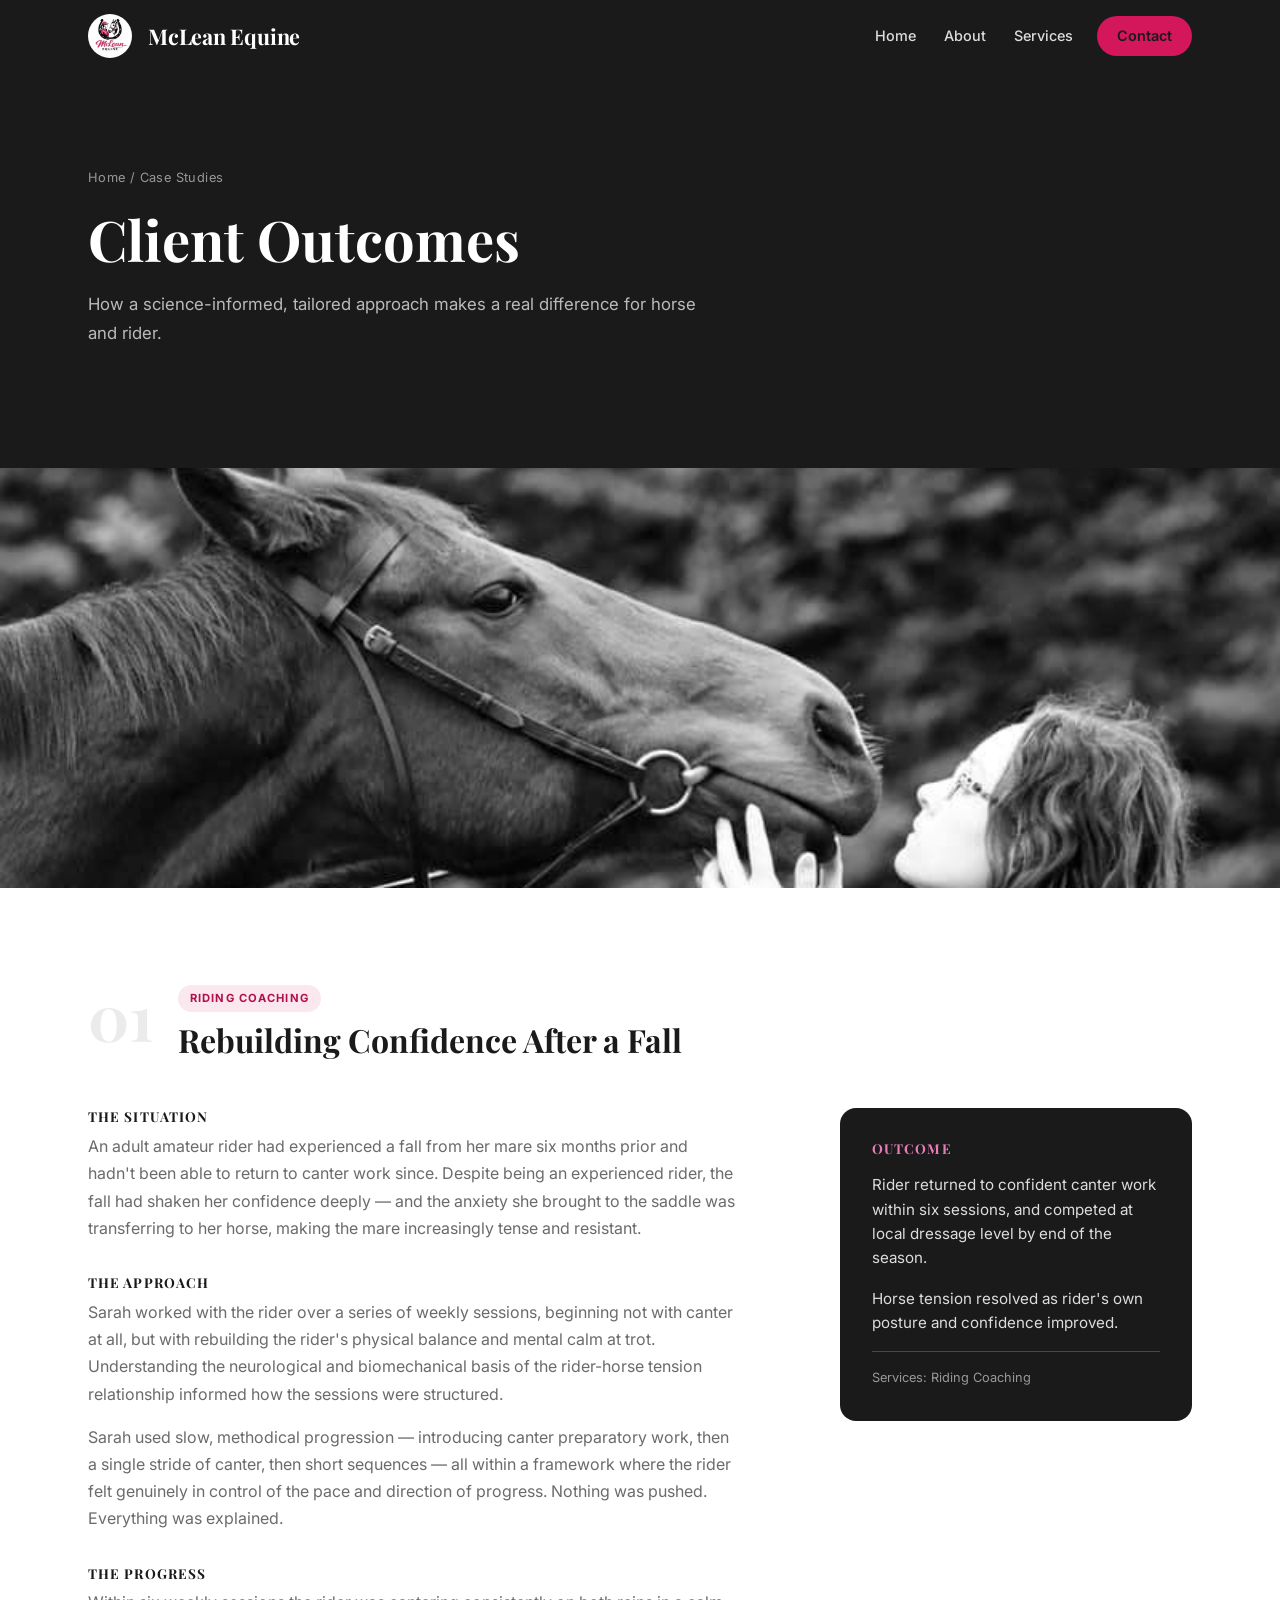
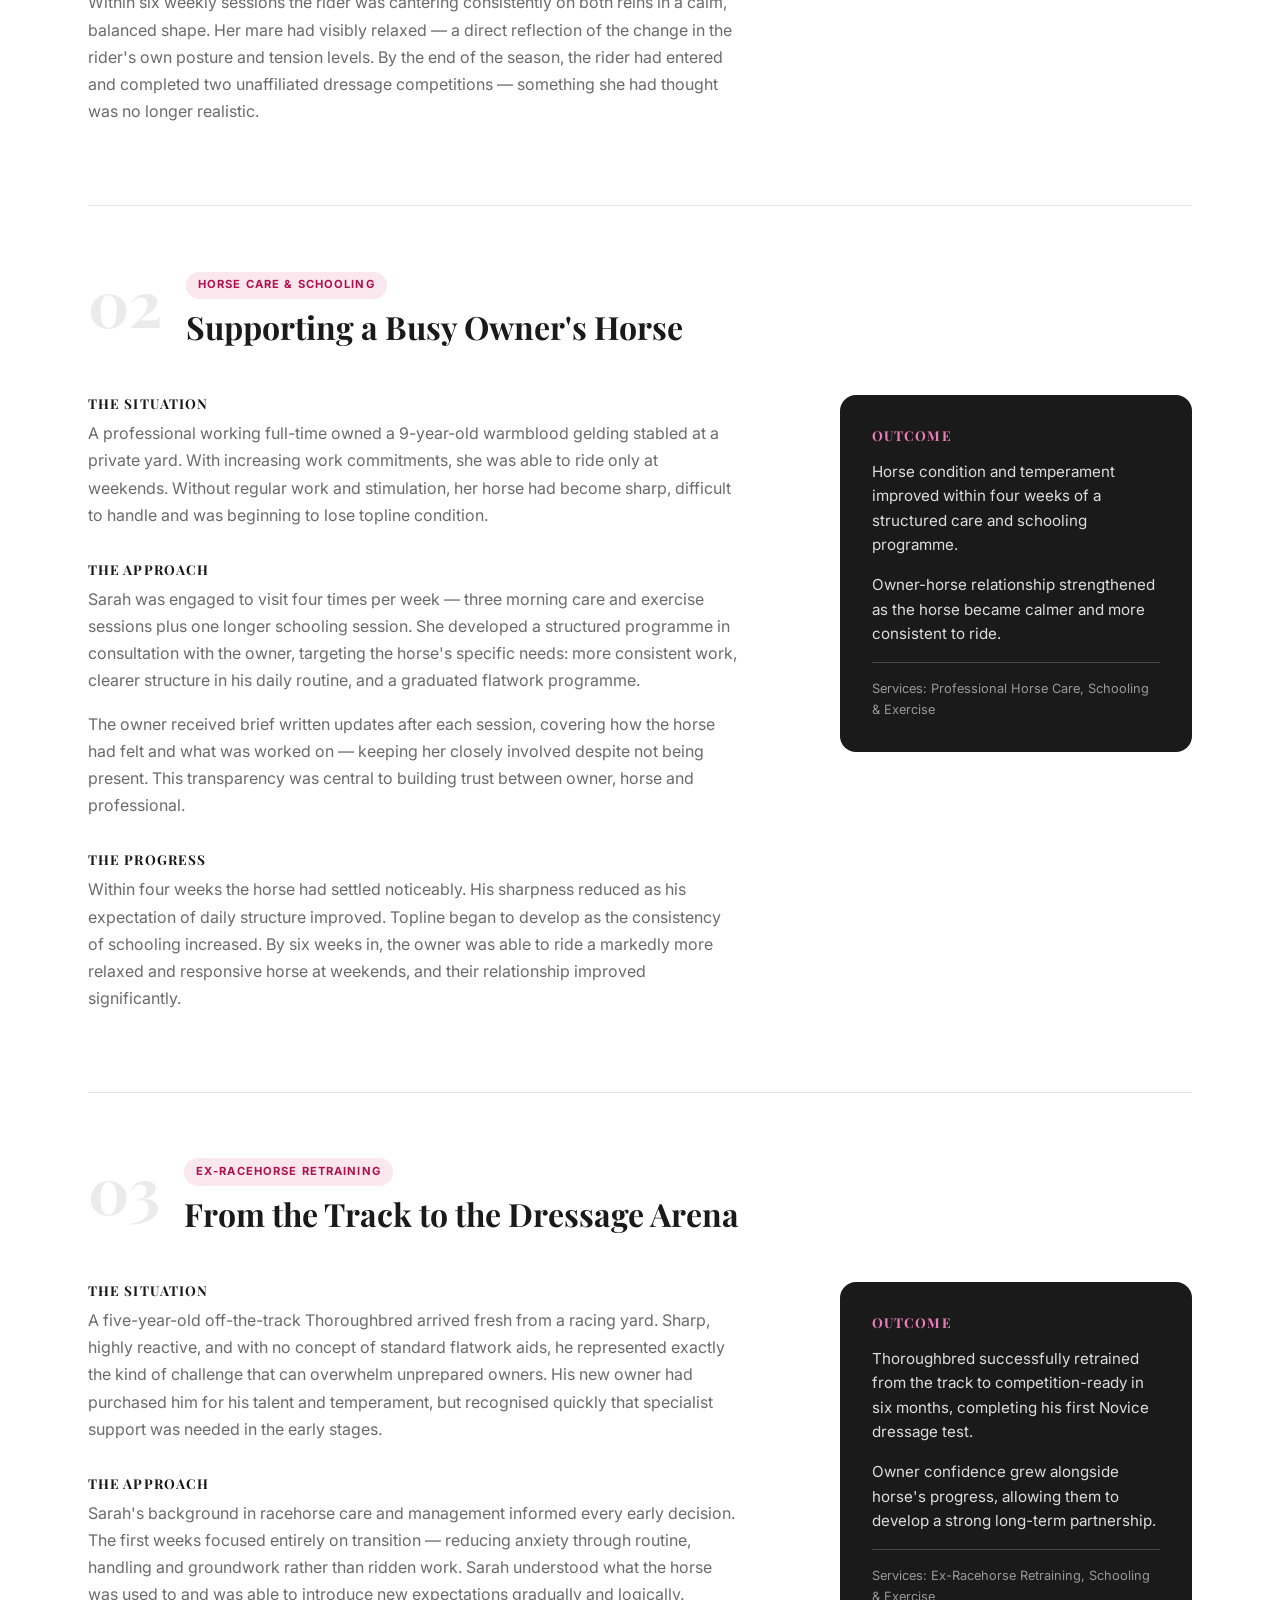
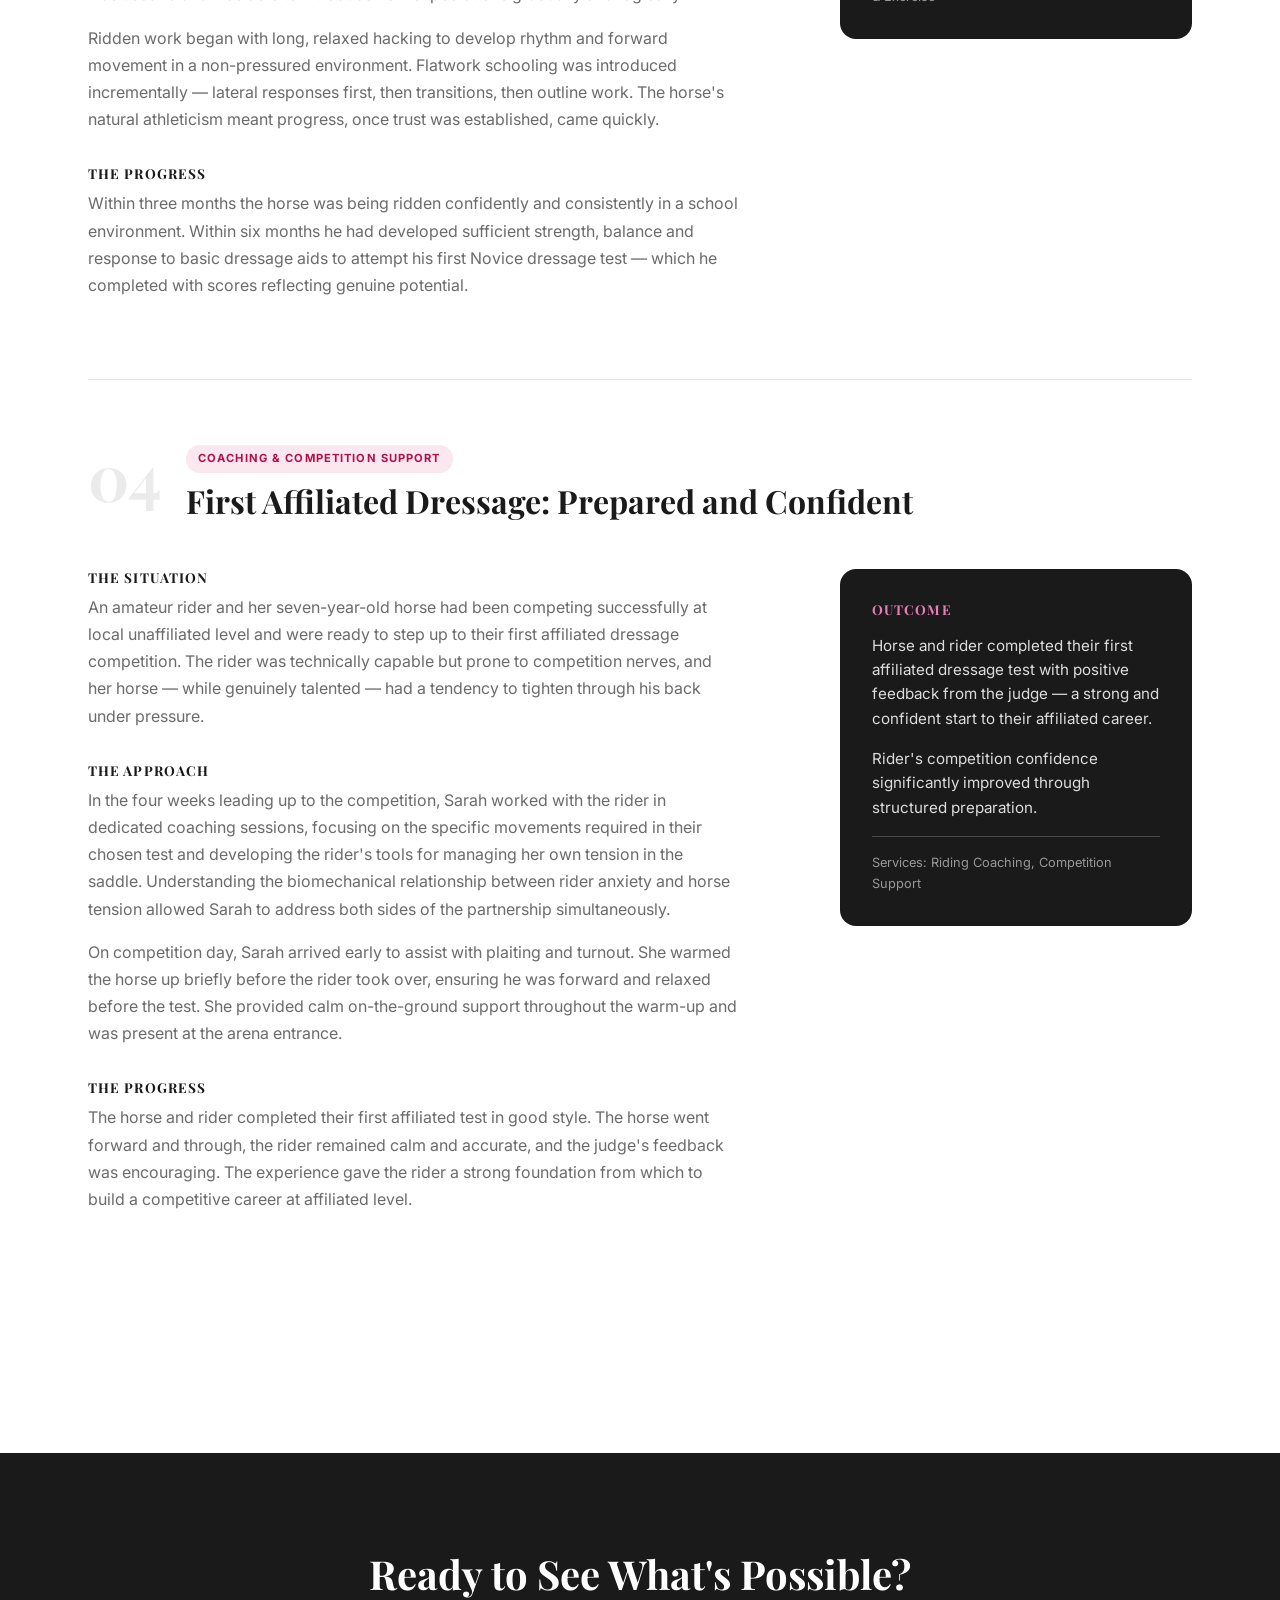
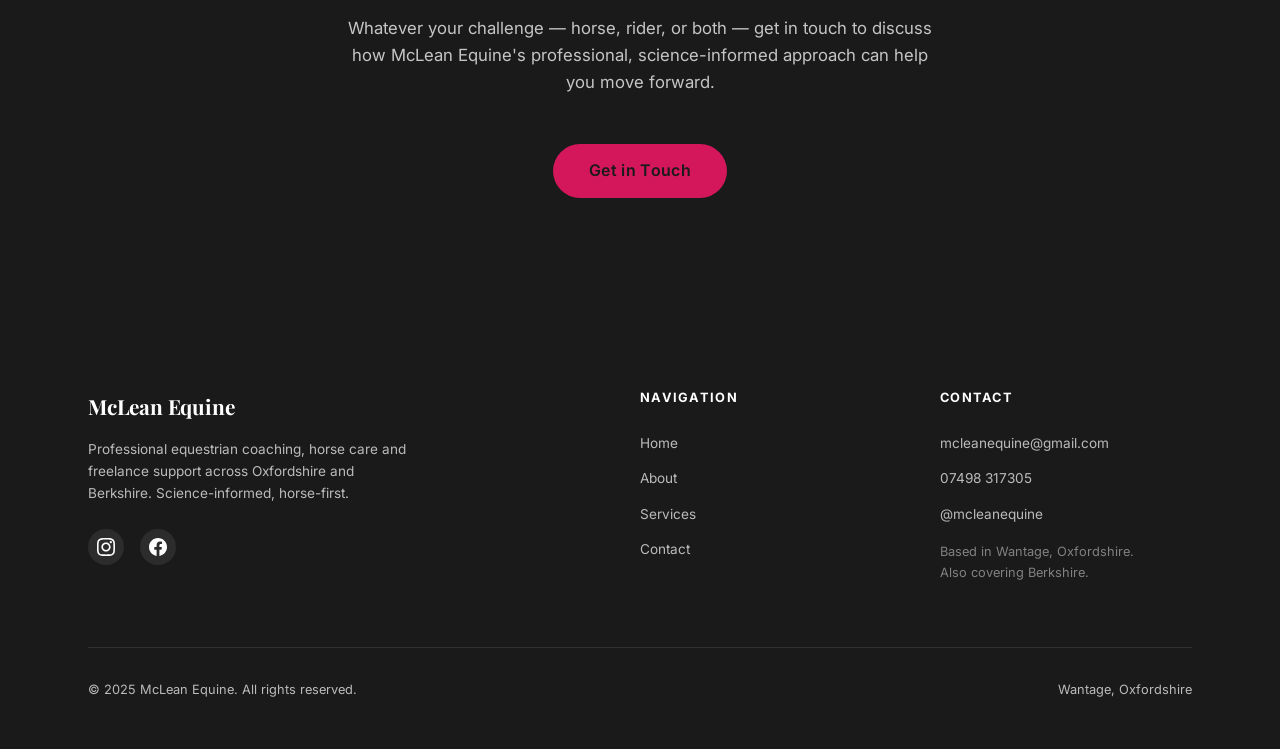
<file: case-studies.html>
<!DOCTYPE html>
<html lang="en">
<head>
  <meta charset="UTF-8">
  <meta name="viewport" content="width=device-width, initial-scale=1.0">
  <title>Client Outcomes | McLean Equine — How We Support Horses &amp; Riders</title>
  <meta name="description" content="How McLean Equine supports horses and riders across Oxfordshire — outcomes from coaching, horse care, schooling and ex-racehorse retraining.">
  <link rel="canonical" href="https://mclean-equine.com/case-studies.html">
  <meta property="og:title" content="Client Outcomes | McLean Equine — How We Support Horses &amp; Riders">
  <meta property="og:description" content="How McLean Equine supports horses and riders across Oxfordshire — real outcomes from coaching, horse care, schooling and ex-racehorse retraining.">
  <meta property="og:type" content="website">
  <meta property="og:url" content="https://mclean-equine.com/case-studies.html">
  <meta property="og:image" content="https://mclean-equine.com/assets/images/og-image.jpg">
  <meta name="twitter:card" content="summary_large_image">
  <link rel="icon" type="image/jpeg" href="assets/images/McLeanEquineLogo.jpg">
  <link rel="preconnect" href="https://fonts.googleapis.com">
  <link rel="preconnect" href="https://fonts.gstatic.com" crossorigin>
  <link href="https://fonts.googleapis.com/css2?family=Playfair+Display:ital,wght@0,400;0,700;1,400&family=Inter:wght@400;500;600;700&display=swap" rel="stylesheet">
  <link rel="stylesheet" href="css/style.css">
</head>
<body>

  <a href="#main-content" class="skip-link">Skip to main content</a>

  <!-- ===================== HEADER ===================== -->
  <header class="site-header">
    <nav class="nav-container" aria-label="Main navigation">
      <div class="logo">
        <a href="index.html">
          <img src="assets/images/McLeanEquineLogo.jpg" alt="McLean Equine" class="logo-img">
          <span class="logo-text">McLean Equine</span>
        </a>
      </div>
      <button class="nav-toggle" aria-label="Toggle navigation" aria-expanded="false">
        <span></span><span></span><span></span>
      </button>
      <ul class="nav-links" role="list">
        <li><a href="index.html">Home</a></li>
        <li><a href="about.html">About</a></li>
        <li><a href="services.html">Services</a></li>
        <li style="display:none"><a href="case-studies.html">Case Studies</a></li>
        <li><a href="contact.html" class="nav-cta">Contact</a></li>
      </ul>
    </nav>
  </header>

  <main id="main-content">

    <!-- ===================== PAGE HERO ===================== -->
    <section class="page-hero">
      <div class="container">
        <p class="breadcrumb"><a href="index.html">Home</a> / Case Studies</p>
        <h1>Client Outcomes</h1>
        <p class="hero-subtitle">How a science-informed, tailored approach makes a real difference for horse and rider.</p>
      </div>
    </section>

    <!-- ===================== FEATURED IMAGE ===================== -->
    <div class="case-studies-feature-image">
      <img src="assets/images/SarahWithHorse.jpg" alt="Sarah McLean with horse" loading="lazy">
    </div>

    <!-- ===================== CASE STUDIES ===================== -->
    <section class="section bg-white">
      <div class="container">

        <!-- Case Study 1 -->
        <article class="case-study-full" id="confidence">
          <div class="case-header">
            <span class="case-number" aria-hidden="true">01</span>
            <div class="case-header-text">
              <span class="case-card-tag case-tag">Riding Coaching</span>
              <h2>Rebuilding Confidence After a Fall</h2>
            </div>
          </div>
          <div class="case-body">
            <div class="case-narrative reveal">
              <h3>The Situation</h3>
              <p>An adult amateur rider had experienced a fall from her mare six months prior and hadn't been able to return to canter work since. Despite being an experienced rider, the fall had shaken her confidence deeply — and the anxiety she brought to the saddle was transferring to her horse, making the mare increasingly tense and resistant.</p>

              <h3>The Approach</h3>
              <p>Sarah worked with the rider over a series of weekly sessions, beginning not with canter at all, but with rebuilding the rider's physical balance and mental calm at trot. Understanding the neurological and biomechanical basis of the rider-horse tension relationship informed how the sessions were structured.</p>
              <p>Sarah used slow, methodical progression — introducing canter preparatory work, then a single stride of canter, then short sequences — all within a framework where the rider felt genuinely in control of the pace and direction of progress. Nothing was pushed. Everything was explained.</p>

              <h3>The Progress</h3>
              <p>Within six weekly sessions the rider was cantering consistently on both reins in a calm, balanced shape. Her mare had visibly relaxed — a direct reflection of the change in the rider's own posture and tension levels. By the end of the season, the rider had entered and completed two unaffiliated dressage competitions — something she had thought was no longer realistic.</p>
            </div>
            <aside class="case-outcome reveal">
              <h4>Outcome</h4>
              <p>Rider returned to confident canter work within six sessions, and competed at local dressage level by end of the season.</p>
              <p>Horse tension resolved as rider's own posture and confidence improved.</p>
              <div class="services-involved">Services: Riding Coaching</div>
            </aside>
          </div>
        </article>

        <!-- Case Study 2 -->
        <article class="case-study-full" id="busy-owner">
          <div class="case-header">
            <span class="case-number" aria-hidden="true">02</span>
            <div class="case-header-text">
              <span class="case-card-tag case-tag">Horse Care &amp; Schooling</span>
              <h2>Supporting a Busy Owner's Horse</h2>
            </div>
          </div>
          <div class="case-body">
            <div class="case-narrative reveal">
              <h3>The Situation</h3>
              <p>A professional working full-time owned a 9-year-old warmblood gelding stabled at a private yard. With increasing work commitments, she was able to ride only at weekends. Without regular work and stimulation, her horse had become sharp, difficult to handle and was beginning to lose topline condition.</p>

              <h3>The Approach</h3>
              <p>Sarah was engaged to visit four times per week — three morning care and exercise sessions plus one longer schooling session. She developed a structured programme in consultation with the owner, targeting the horse's specific needs: more consistent work, clearer structure in his daily routine, and a graduated flatwork programme.</p>
              <p>The owner received brief written updates after each session, covering how the horse had felt and what was worked on — keeping her closely involved despite not being present. This transparency was central to building trust between owner, horse and professional.</p>

              <h3>The Progress</h3>
              <p>Within four weeks the horse had settled noticeably. His sharpness reduced as his expectation of daily structure improved. Topline began to develop as the consistency of schooling increased. By six weeks in, the owner was able to ride a markedly more relaxed and responsive horse at weekends, and their relationship improved significantly.</p>
            </div>
            <aside class="case-outcome reveal">
              <h4>Outcome</h4>
              <p>Horse condition and temperament improved within four weeks of a structured care and schooling programme.</p>
              <p>Owner-horse relationship strengthened as the horse became calmer and more consistent to ride.</p>
              <div class="services-involved">Services: Professional Horse Care, Schooling &amp; Exercise</div>
            </aside>
          </div>
        </article>

        <!-- Case Study 3 -->
        <article class="case-study-full" id="ottb">
          <div class="case-header">
            <span class="case-number" aria-hidden="true">03</span>
            <div class="case-header-text">
              <span class="case-card-tag case-tag">Ex-Racehorse Retraining</span>
              <h2>From the Track to the Dressage Arena</h2>
            </div>
          </div>
          <div class="case-body">
            <div class="case-narrative reveal">
              <h3>The Situation</h3>
              <p>A five-year-old off-the-track Thoroughbred arrived fresh from a racing yard. Sharp, highly reactive, and with no concept of standard flatwork aids, he represented exactly the kind of challenge that can overwhelm unprepared owners. His new owner had purchased him for his talent and temperament, but recognised quickly that specialist support was needed in the early stages.</p>

              <h3>The Approach</h3>
              <p>Sarah's background in racehorse care and management informed every early decision. The first weeks focused entirely on transition — reducing anxiety through routine, handling and groundwork rather than ridden work. Sarah understood what the horse was used to and was able to introduce new expectations gradually and logically.</p>
              <p>Ridden work began with long, relaxed hacking to develop rhythm and forward movement in a non-pressured environment. Flatwork schooling was introduced incrementally — lateral responses first, then transitions, then outline work. The horse's natural athleticism meant progress, once trust was established, came quickly.</p>

              <h3>The Progress</h3>
              <p>Within three months the horse was being ridden confidently and consistently in a school environment. Within six months he had developed sufficient strength, balance and response to basic dressage aids to attempt his first Novice dressage test — which he completed with scores reflecting genuine potential.</p>
            </div>
            <aside class="case-outcome reveal">
              <h4>Outcome</h4>
              <p>Thoroughbred successfully retrained from the track to competition-ready in six months, completing his first Novice dressage test.</p>
              <p>Owner confidence grew alongside horse's progress, allowing them to develop a strong long-term partnership.</p>
              <div class="services-involved">Services: Ex-Racehorse Retraining, Schooling &amp; Exercise</div>
            </aside>
          </div>
        </article>

        <!-- Case Study 4 -->
        <article class="case-study-full" id="competition-prep">
          <div class="case-header">
            <span class="case-number" aria-hidden="true">04</span>
            <div class="case-header-text">
              <span class="case-card-tag case-tag">Coaching &amp; Competition Support</span>
              <h2>First Affiliated Dressage: Prepared and Confident</h2>
            </div>
          </div>
          <div class="case-body">
            <div class="case-narrative reveal">
              <h3>The Situation</h3>
              <p>An amateur rider and her seven-year-old horse had been competing successfully at local unaffiliated level and were ready to step up to their first affiliated dressage competition. The rider was technically capable but prone to competition nerves, and her horse — while genuinely talented — had a tendency to tighten through his back under pressure.</p>

              <h3>The Approach</h3>
              <p>In the four weeks leading up to the competition, Sarah worked with the rider in dedicated coaching sessions, focusing on the specific movements required in their chosen test and developing the rider's tools for managing her own tension in the saddle. Understanding the biomechanical relationship between rider anxiety and horse tension allowed Sarah to address both sides of the partnership simultaneously.</p>
              <p>On competition day, Sarah arrived early to assist with plaiting and turnout. She warmed the horse up briefly before the rider took over, ensuring he was forward and relaxed before the test. She provided calm on-the-ground support throughout the warm-up and was present at the arena entrance.</p>

              <h3>The Progress</h3>
              <p>The horse and rider completed their first affiliated test in good style. The horse went forward and through, the rider remained calm and accurate, and the judge's feedback was encouraging. The experience gave the rider a strong foundation from which to build a competitive career at affiliated level.</p>
            </div>
            <aside class="case-outcome reveal">
              <h4>Outcome</h4>
              <p>Horse and rider completed their first affiliated dressage test with positive feedback from the judge — a strong and confident start to their affiliated career.</p>
              <p>Rider's competition confidence significantly improved through structured preparation.</p>
              <div class="services-involved">Services: Riding Coaching, Competition Support</div>
            </aside>
          </div>
        </article>

      </div>
    </section>

    <!-- ===================== CTA ===================== -->
    <section class="cta-section">
      <div class="container">
        <h2>Ready to See What's Possible?</h2>
        <p>Whatever your challenge — horse, rider, or both — get in touch to discuss how McLean Equine's professional, science-informed approach can help you move forward.</p>
        <a href="contact.html" class="btn btn-primary btn-lg">Get in Touch</a>
      </div>
    </section>

  </main>

  <!-- ===================== FOOTER ===================== -->
  <footer class="site-footer">
    <div class="container">
      <div class="footer-grid">
        <div class="footer-brand">
          <span class="logo-text">McLean Equine</span>
          <p>Professional equestrian coaching, horse care and freelance support across Oxfordshire and Berkshire. Science-informed, horse-first.</p>
          <div class="footer-socials">
            <a href="https://www.instagram.com/mcleanequine/" aria-label="McLean Equine on Instagram" rel="noopener noreferrer" target="_blank">
              <svg viewBox="0 0 24 24" aria-hidden="true"><path d="M12 2.163c3.204 0 3.584.012 4.85.07 3.252.148 4.771 1.691 4.919 4.919.058 1.265.069 1.645.069 4.849 0 3.205-.012 3.584-.069 4.849-.149 3.225-1.664 4.771-4.919 4.919-1.266.058-1.644.07-4.85.07-3.204 0-3.584-.012-4.849-.07-3.26-.149-4.771-1.699-4.919-4.92-.058-1.265-.07-1.644-.07-4.849 0-3.204.013-3.583.07-4.849.149-3.227 1.664-4.771 4.919-4.919 1.266-.057 1.645-.069 4.849-.069zm0-2.163c-3.259 0-3.667.014-4.947.072-4.358.2-6.78 2.618-6.98 6.98-.059 1.281-.073 1.689-.073 4.948 0 3.259.014 3.668.072 4.948.2 4.358 2.618 6.78 6.98 6.98 1.281.058 1.689.072 4.948.072 3.259 0 3.668-.014 4.948-.072 4.354-.2 6.782-2.618 6.979-6.98.059-1.28.073-1.689.073-4.948 0-3.259-.014-3.667-.072-4.947-.196-4.354-2.617-6.78-6.979-6.98-1.281-.059-1.69-.073-4.949-.073zm0 5.838c-3.403 0-6.162 2.759-6.162 6.162s2.759 6.163 6.162 6.163 6.162-2.759 6.162-6.163c0-3.403-2.759-6.162-6.162-6.162zm0 10.162c-2.209 0-4-1.79-4-4 0-2.209 1.791-4 4-4s4 1.791 4 4c0 2.21-1.791 4-4 4zm6.406-11.845c-.796 0-1.441.645-1.441 1.44s.645 1.44 1.441 1.44c.795 0 1.439-.645 1.439-1.44s-.644-1.44-1.439-1.44z"/></svg>
            </a>
            <a href="https://www.facebook.com/mcleanequine/" aria-label="McLean Equine on Facebook" rel="noopener noreferrer" target="_blank">
              <svg viewBox="0 0 24 24" aria-hidden="true"><path d="M24 12.073c0-6.627-5.373-12-12-12s-12 5.373-12 12c0 5.99 4.388 10.954 10.125 11.854v-8.385H7.078v-3.47h3.047V9.43c0-3.007 1.792-4.669 4.533-4.669 1.312 0 2.686.235 2.686.235v2.953H15.83c-1.491 0-1.956.925-1.956 1.874v2.25h3.328l-.532 3.47h-2.796v8.385C19.612 23.027 24 18.062 24 12.073z"/></svg>
            </a>
          </div>
        </div>
        <div class="footer-col">
          <h4>Navigation</h4>
          <ul>
            <li><a href="index.html">Home</a></li>
            <li><a href="about.html">About</a></li>
            <li><a href="services.html">Services</a></li>
            <li style="display:none"><a href="case-studies.html">Case Studies</a></li>
            <li><a href="contact.html">Contact</a></li>
          </ul>
        </div>
        <div class="footer-col">
          <h4>Contact</h4>
          <ul>
            <li><a href="mailto:mcleanequine@gmail.com">mcleanequine@gmail.com</a></li>
            <li><a href="tel:+447498317305">07498 317305</a></li>
            <li><a href="https://www.instagram.com/mcleanequine/" rel="noopener noreferrer" target="_blank">@mcleanequine</a></li>
          </ul>
          <p style="margin-top:1rem;font-size:0.8rem;color:rgba(255,255,255,0.45)">Based in Wantage, Oxfordshire.<br>Also covering Berkshire.</p>
        </div>
      </div>
      <div class="footer-bottom">
        <span>© 2025 McLean Equine. All rights reserved.</span>
        <span>Wantage, Oxfordshire</span>
      </div>
    </div>
  </footer>

  <script src="js/main.js"></script>
</body>
</html>
</file>
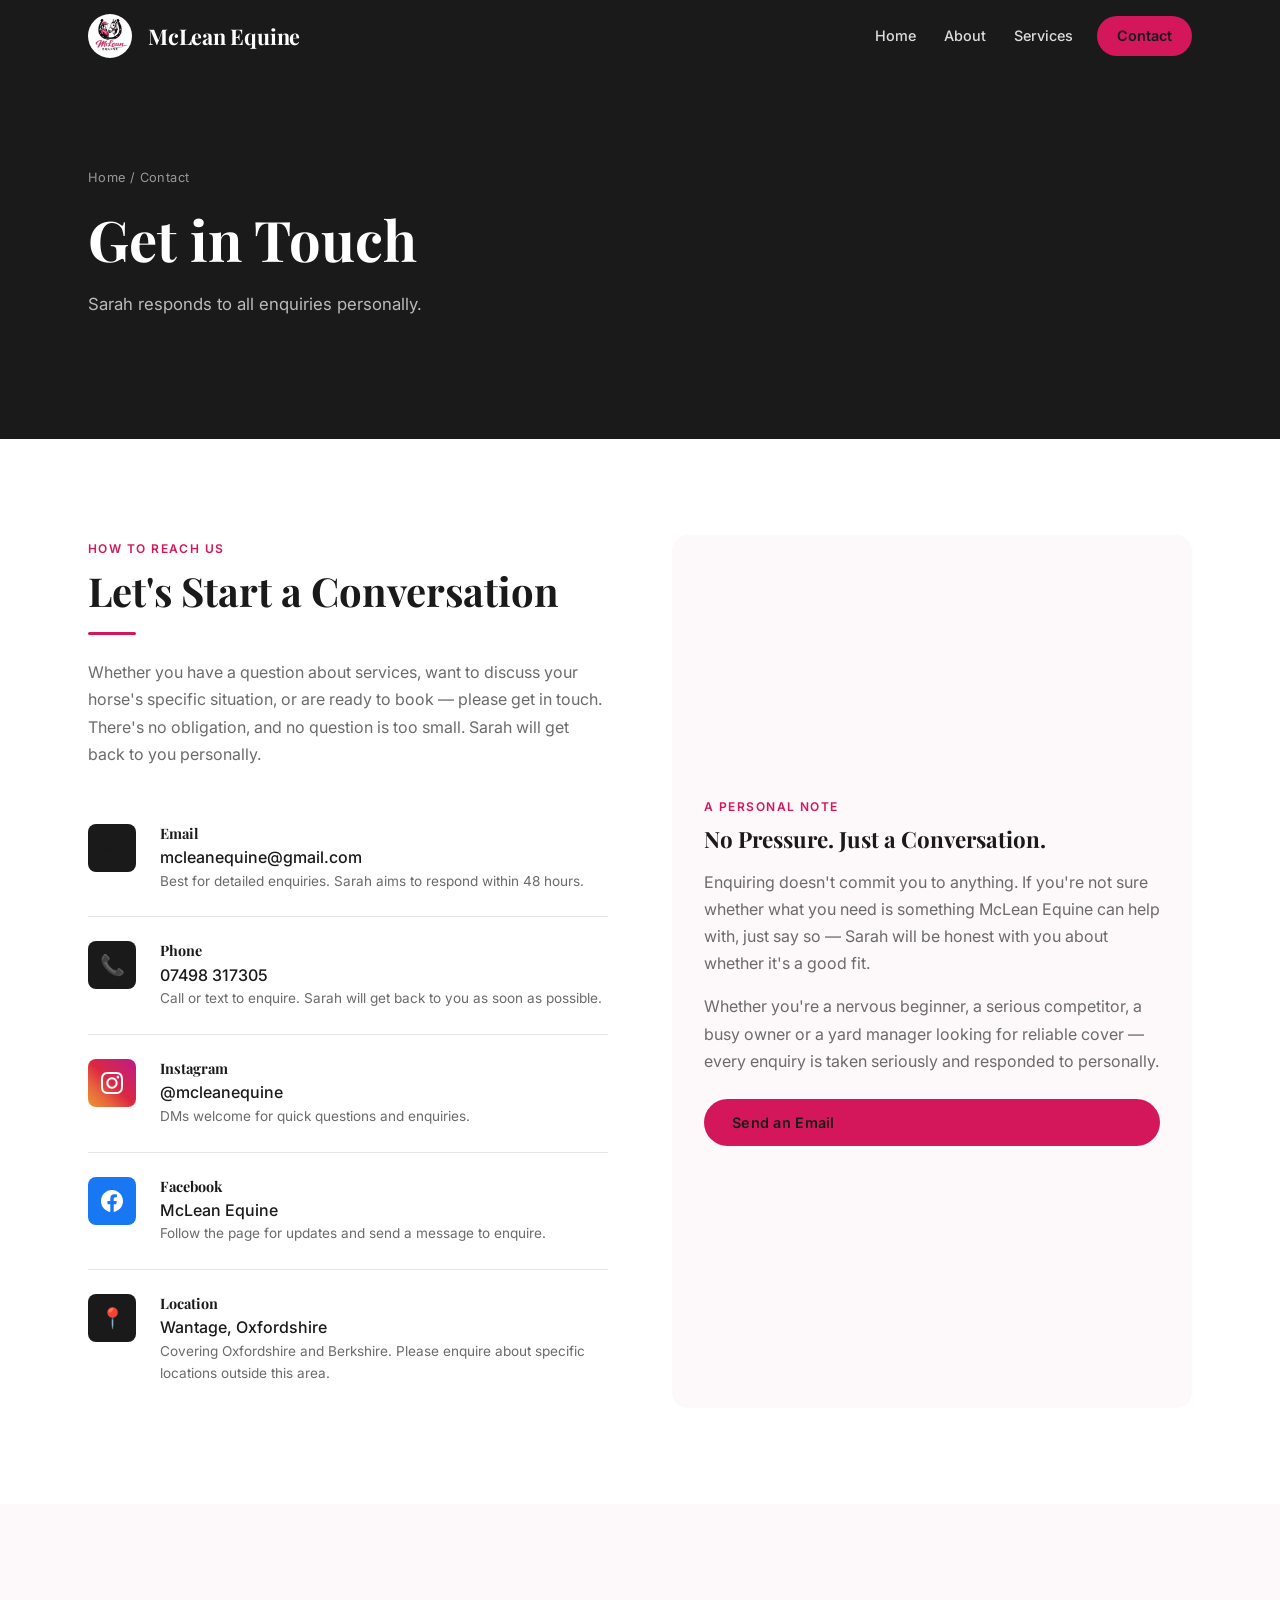
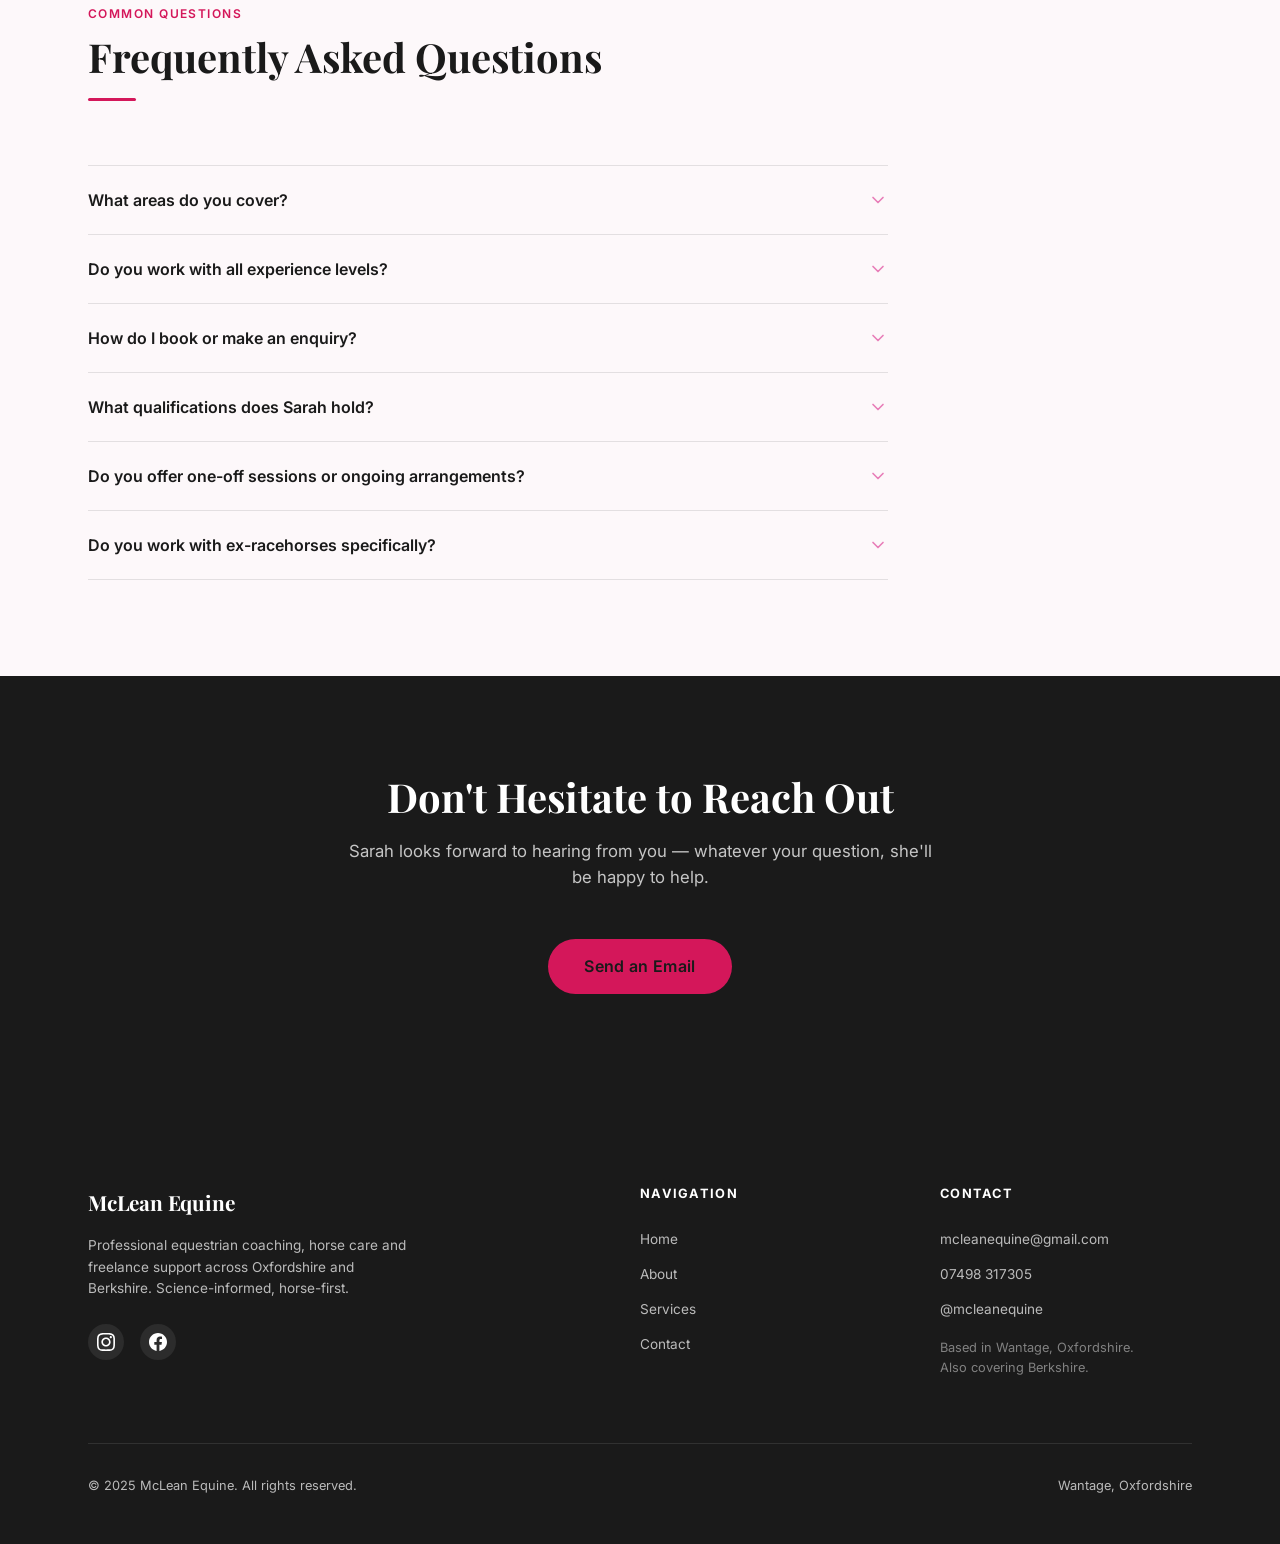
<file: contact.html>
<!DOCTYPE html>
<html lang="en">
<head>
  <meta charset="UTF-8">
  <meta name="viewport" content="width=device-width, initial-scale=1.0">
  <title>Contact McLean Equine | Get in Touch</title>
  <meta name="description" content="Get in touch with McLean Equine for equestrian coaching, horse care and freelance support in Oxfordshire and Berkshire. Sarah responds to all enquiries personally.">
  <link rel="canonical" href="https://mclean-equine.com/contact.html">
  <meta property="og:title" content="Contact McLean Equine | Get in Touch">
  <meta property="og:description" content="Contact Sarah McLean for equestrian coaching, horse care and freelance support in Oxfordshire and Berkshire.">
  <meta property="og:type" content="website">
  <meta property="og:url" content="https://mclean-equine.com/contact.html">
  <meta property="og:image" content="https://mclean-equine.com/assets/images/og-image.jpg">
  <meta name="twitter:card" content="summary_large_image">
  <link rel="icon" type="image/jpeg" href="assets/images/McLeanEquineLogo.jpg">
  <link rel="preconnect" href="https://fonts.googleapis.com">
  <link rel="preconnect" href="https://fonts.gstatic.com" crossorigin>
  <link href="https://fonts.googleapis.com/css2?family=Playfair+Display:ital,wght@0,400;0,700;1,400&family=Inter:wght@400;500;600;700&display=swap" rel="stylesheet">
  <link rel="stylesheet" href="css/style.css">
</head>
<body>

  <a href="#main-content" class="skip-link">Skip to main content</a>

  <!-- ===================== HEADER ===================== -->
  <header class="site-header">
    <nav class="nav-container" aria-label="Main navigation">
      <div class="logo">
        <a href="index.html">
          <img src="assets/images/McLeanEquineLogo.jpg" alt="McLean Equine" class="logo-img">
          <span class="logo-text">McLean Equine</span>
        </a>
      </div>
      <button class="nav-toggle" aria-label="Toggle navigation" aria-expanded="false">
        <span></span><span></span><span></span>
      </button>
      <ul class="nav-links" role="list">
        <li><a href="index.html">Home</a></li>
        <li><a href="about.html">About</a></li>
        <li><a href="services.html">Services</a></li>
        <li style="display:none"><a href="case-studies.html">Case Studies</a></li>
        <li><a href="contact.html" class="nav-cta">Contact</a></li>
      </ul>
    </nav>
  </header>

  <main id="main-content">

    <!-- ===================== PAGE HERO ===================== -->
    <section class="page-hero">
      <div class="container">
        <p class="breadcrumb"><a href="index.html">Home</a> / Contact</p>
        <h1>Get in Touch</h1>
        <p class="hero-subtitle">Sarah responds to all enquiries personally.</p>
      </div>
    </section>

    <!-- ===================== CONTACT INTRO + METHODS ===================== -->
    <section class="section bg-white">
      <div class="container">
        <div class="contact-layout">

          <!-- Left: Intro + methods -->
          <div class="reveal">
            <span class="section-eyebrow">How to Reach Us</span>
            <h2 class="section-title">Let's Start a Conversation</h2>
            <div class="section-rule left"></div>
            <p style="color:var(--color-text-light);margin-bottom:2rem;line-height:1.7">
              Whether you have a question about services, want to discuss your horse's specific situation, or are ready to book — please get in touch. There's no obligation, and no question is too small. Sarah will get back to you personally.
            </p>

            <div class="contact-methods" role="list">

              <div class="contact-method" role="listitem">
                <div class="contact-icon" aria-hidden="true">✉️</div>
                <div class="contact-method-text">
                  <h4>Email</h4>
                  <a href="mailto:mcleanequine@gmail.com">mcleanequine@gmail.com</a>
                  <p>Best for detailed enquiries. Sarah aims to respond within 48 hours.</p>
                </div>
              </div>


              <div class="contact-method" role="listitem">
                <div class="contact-icon" aria-hidden="true">📞</div>
                <div class="contact-method-text">
                  <h4>Phone</h4>
                  <a href="tel:+447498317305">07498 317305</a>
                  <p>Call or text to enquire. Sarah will get back to you as soon as possible.</p>
                </div>
              </div>

              <div class="contact-method" role="listitem">
                <div class="contact-icon" style="background:linear-gradient(45deg,#f09433,#e6683c,#dc2743,#cc2366,#bc1888)" aria-hidden="true">
                  <svg viewBox="0 0 24 24" width="22" height="22" fill="white" aria-hidden="true"><path d="M12 2.163c3.204 0 3.584.012 4.85.07 3.252.148 4.771 1.691 4.919 4.919.058 1.265.069 1.645.069 4.849 0 3.205-.012 3.584-.069 4.849-.149 3.225-1.664 4.771-4.919 4.919-1.266.058-1.644.07-4.85.07-3.204 0-3.584-.012-4.849-.07-3.26-.149-4.771-1.699-4.919-4.92-.058-1.265-.07-1.644-.07-4.849 0-3.204.013-3.583.07-4.849.149-3.227 1.664-4.771 4.919-4.919 1.266-.057 1.645-.069 4.849-.069zm0-2.163c-3.259 0-3.667.014-4.947.072-4.358.2-6.78 2.618-6.98 6.98-.059 1.281-.073 1.689-.073 4.948 0 3.259.014 3.668.072 4.948.2 4.358 2.618 6.78 6.98 6.98 1.281.058 1.689.072 4.948.072 3.259 0 3.668-.014 4.948-.072 4.354-.2 6.782-2.618 6.979-6.98.059-1.28.073-1.689.073-4.948 0-3.259-.014-3.667-.072-4.947-.196-4.354-2.617-6.78-6.979-6.98-1.281-.059-1.69-.073-4.949-.073zm0 5.838c-3.403 0-6.162 2.759-6.162 6.162s2.759 6.163 6.162 6.163 6.162-2.759 6.162-6.163c0-3.403-2.759-6.162-6.162-6.162zm0 10.162c-2.209 0-4-1.79-4-4 0-2.209 1.791-4 4-4s4 1.791 4 4c0 2.21-1.791 4-4 4zm6.406-11.845c-.796 0-1.441.645-1.441 1.44s.645 1.44 1.441 1.44c.795 0 1.439-.645 1.439-1.44s-.644-1.44-1.439-1.44z"/></svg>
                </div>
                <div class="contact-method-text">
                  <h4>Instagram</h4>
                  <a href="https://www.instagram.com/mcleanequine/" rel="noopener noreferrer" target="_blank">@mcleanequine</a>
                  <p>DMs welcome for quick questions and enquiries.</p>
                </div>
              </div>

              <div class="contact-method" role="listitem">
                <div class="contact-icon" style="background:#1877f2" aria-hidden="true">
                  <svg viewBox="0 0 24 24" width="22" height="22" fill="white" aria-hidden="true"><path d="M24 12.073c0-6.627-5.373-12-12-12s-12 5.373-12 12c0 5.99 4.388 10.954 10.125 11.854v-8.385H7.078v-3.47h3.047V9.43c0-3.007 1.792-4.669 4.533-4.669 1.312 0 2.686.235 2.686.235v2.953H15.83c-1.491 0-1.956.925-1.956 1.874v2.25h3.328l-.532 3.47h-2.796v8.385C19.612 23.027 24 18.062 24 12.073z"/></svg>
                </div>
                <div class="contact-method-text">
                  <h4>Facebook</h4>
                  <a href="https://www.facebook.com/mcleanequine/" rel="noopener noreferrer" target="_blank">McLean Equine</a>
                  <p>Follow the page for updates and send a message to enquire.</p>
                </div>
              </div>

              <div class="contact-method" role="listitem">
                <div class="contact-icon" aria-hidden="true">📍</div>
                <div class="contact-method-text">
                  <h4>Location</h4>
                  <span style="font-weight:500">Wantage, Oxfordshire</span>
                  <p>Covering Oxfordshire and Berkshire. Please enquire about specific locations outside this area.</p>
                </div>
              </div>

            </div>
          </div>

          <!-- Right: Closing message -->
          <div class="reveal">
            <div style="background:var(--color-cream);border-radius:var(--radius-lg);padding:2rem;height:100%;display:flex;flex-direction:column;justify-content:center">
              <span class="section-eyebrow">A Personal Note</span>
              <h3 style="font-size:1.4rem;margin-bottom:1rem">No Pressure. Just a Conversation.</h3>
              <p style="color:var(--color-text-light);line-height:1.7;margin-bottom:1rem">
                Enquiring doesn't commit you to anything. If you're not sure whether what you need is something McLean Equine can help with, just say so — Sarah will be honest with you about whether it's a good fit.
              </p>
              <p style="color:var(--color-text-light);line-height:1.7;margin-bottom:1.5rem">
                Whether you're a nervous beginner, a serious competitor, a busy owner or a yard manager looking for reliable cover — every enquiry is taken seriously and responded to personally.
              </p>
              <a href="mailto:mcleanequine@gmail.com" class="btn btn-primary">Send an Email</a>
            </div>
          </div>

        </div>
      </div>
    </section>

    <!-- ===================== FAQ ===================== -->
    <section class="section bg-cream" id="faq">
      <div class="container">
        <div class="section-header">
          <span class="section-eyebrow">Common Questions</span>
          <h2 class="section-title">Frequently Asked Questions</h2>
          <div class="section-rule left"></div>
        </div>

        <div class="faq-list reveal" role="list">

          <div class="faq-item" role="listitem">
            <button class="faq-question" aria-controls="faq-1">
              What areas do you cover?
              <svg class="faq-chevron" viewBox="0 0 24 24" fill="none" stroke="currentColor" stroke-width="2" stroke-linecap="round" stroke-linejoin="round" aria-hidden="true"><polyline points="6 9 12 15 18 9"/></svg>
            </button>
            <div class="faq-answer" id="faq-1" role="region">
              <div class="faq-answer-inner">
                McLean Equine is based in Wantage, Oxfordshire, and covers the surrounding Oxfordshire and Berkshire area. For enquiries outside this region, please get in touch to discuss travel arrangements — Sarah aims to be as flexible as possible.
              </div>
            </div>
          </div>

          <div class="faq-item" role="listitem">
            <button class="faq-question" aria-controls="faq-2">
              Do you work with all experience levels?
              <svg class="faq-chevron" viewBox="0 0 24 24" fill="none" stroke="currentColor" stroke-width="2" stroke-linecap="round" stroke-linejoin="round" aria-hidden="true"><polyline points="6 9 12 15 18 9"/></svg>
            </button>
            <div class="faq-answer" id="faq-2" role="region">
              <div class="faq-answer-inner">
                Yes. McLean Equine works with riders and horses at all levels — from complete beginners and nervous novices through to experienced competitors. Each client receives a fully tailored approach. There's no minimum or maximum level requirement.
              </div>
            </div>
          </div>

          <div class="faq-item" role="listitem">
            <button class="faq-question" aria-controls="faq-3">
              How do I book or make an enquiry?
              <svg class="faq-chevron" viewBox="0 0 24 24" fill="none" stroke="currentColor" stroke-width="2" stroke-linecap="round" stroke-linejoin="round" aria-hidden="true"><polyline points="6 9 12 15 18 9"/></svg>
            </button>
            <div class="faq-answer" id="faq-3" role="region">
              <div class="faq-answer-inner">
                The easiest way is to send an email to <a href="mailto:mcleanequine@gmail.com" style="color:var(--color-black)">mcleanequine@gmail.com</a> or send a message via Instagram or Facebook. Sarah will get back to you personally, usually within 48 hours, to discuss your needs and next steps.
              </div>
            </div>
          </div>

          <div class="faq-item" role="listitem">
            <button class="faq-question" aria-controls="faq-4">
              What qualifications does Sarah hold?
              <svg class="faq-chevron" viewBox="0 0 24 24" fill="none" stroke="currentColor" stroke-width="2" stroke-linecap="round" stroke-linejoin="round" aria-hidden="true"><polyline points="6 9 12 15 18 9"/></svg>
            </button>
            <div class="faq-answer" id="faq-4" role="region">
              <div class="faq-answer-inner">
                Sarah holds a BSc (Hons) in Equine Science, is a BHS Stage 2 Coach, holds a Level 3 Senior Equine Groom qualification (Diploma), and has a Diploma in Racehorse Care &amp; Management. She is also currently completing a PhD in Equine Science. Full details are available on the <a href="about.html" style="color:var(--color-black)">About page</a>.
              </div>
            </div>
          </div>

          <div class="faq-item" role="listitem">
            <button class="faq-question" aria-controls="faq-5">
              Do you offer one-off sessions or ongoing arrangements?
              <svg class="faq-chevron" viewBox="0 0 24 24" fill="none" stroke="currentColor" stroke-width="2" stroke-linecap="round" stroke-linejoin="round" aria-hidden="true"><polyline points="6 9 12 15 18 9"/></svg>
            </button>
            <div class="faq-answer" id="faq-5" role="region">
              <div class="faq-answer-inner">
                Both. McLean Equine offers one-off coaching sessions, one-off competition support, and ad-hoc horse care — as well as regular ongoing arrangements for coaching programmes, weekly schooling or care routines. Flexibility is one of the key advantages of working with a freelance professional.
              </div>
            </div>
          </div>

          <div class="faq-item" role="listitem">
            <button class="faq-question" aria-controls="faq-6">
              Do you work with ex-racehorses specifically?
              <svg class="faq-chevron" viewBox="0 0 24 24" fill="none" stroke="currentColor" stroke-width="2" stroke-linecap="round" stroke-linejoin="round" aria-hidden="true"><polyline points="6 9 12 15 18 9"/></svg>
            </button>
            <div class="faq-answer" id="faq-6" role="region">
              <div class="faq-answer-inner">
                Yes. Sarah has a Diploma in Racehorse Care &amp; Management and direct experience working in racing. She understands the racing environment, the way racehorses are handled and trained, and the specific challenges of transitioning them into new careers. Ex-racehorse retraining is one of the services McLean Equine is particularly well placed to offer.
              </div>
            </div>
          </div>

        </div>
      </div>
    </section>

    <!-- ===================== CLOSING CTA ===================== -->
    <section class="cta-section">
      <div class="container">
        <h2>Don't Hesitate to Reach Out</h2>
        <p>Sarah looks forward to hearing from you — whatever your question, she'll be happy to help.</p>
        <a href="mailto:mcleanequine@gmail.com" class="btn btn-primary btn-lg">Send an Email</a>
      </div>
    </section>

  </main>

  <!-- ===================== FOOTER ===================== -->
  <footer class="site-footer">
    <div class="container">
      <div class="footer-grid">
        <div class="footer-brand">
          <span class="logo-text">McLean Equine</span>
          <p>Professional equestrian coaching, horse care and freelance support across Oxfordshire and Berkshire. Science-informed, horse-first.</p>
          <div class="footer-socials">
            <a href="https://www.instagram.com/mcleanequine/" aria-label="McLean Equine on Instagram" rel="noopener noreferrer" target="_blank">
              <svg viewBox="0 0 24 24" aria-hidden="true"><path d="M12 2.163c3.204 0 3.584.012 4.85.07 3.252.148 4.771 1.691 4.919 4.919.058 1.265.069 1.645.069 4.849 0 3.205-.012 3.584-.069 4.849-.149 3.225-1.664 4.771-4.919 4.919-1.266.058-1.644.07-4.85.07-3.204 0-3.584-.012-4.849-.07-3.26-.149-4.771-1.699-4.919-4.92-.058-1.265-.07-1.644-.07-4.849 0-3.204.013-3.583.07-4.849.149-3.227 1.664-4.771 4.919-4.919 1.266-.057 1.645-.069 4.849-.069zm0-2.163c-3.259 0-3.667.014-4.947.072-4.358.2-6.78 2.618-6.98 6.98-.059 1.281-.073 1.689-.073 4.948 0 3.259.014 3.668.072 4.948.2 4.358 2.618 6.78 6.98 6.98 1.281.058 1.689.072 4.948.072 3.259 0 3.668-.014 4.948-.072 4.354-.2 6.782-2.618 6.979-6.98.059-1.28.073-1.689.073-4.948 0-3.259-.014-3.667-.072-4.947-.196-4.354-2.617-6.78-6.979-6.98-1.281-.059-1.69-.073-4.949-.073zm0 5.838c-3.403 0-6.162 2.759-6.162 6.162s2.759 6.163 6.162 6.163 6.162-2.759 6.162-6.163c0-3.403-2.759-6.162-6.162-6.162zm0 10.162c-2.209 0-4-1.79-4-4 0-2.209 1.791-4 4-4s4 1.791 4 4c0 2.21-1.791 4-4 4zm6.406-11.845c-.796 0-1.441.645-1.441 1.44s.645 1.44 1.441 1.44c.795 0 1.439-.645 1.439-1.44s-.644-1.44-1.439-1.44z"/></svg>
            </a>
            <a href="https://www.facebook.com/mcleanequine/" aria-label="McLean Equine on Facebook" rel="noopener noreferrer" target="_blank">
              <svg viewBox="0 0 24 24" aria-hidden="true"><path d="M24 12.073c0-6.627-5.373-12-12-12s-12 5.373-12 12c0 5.99 4.388 10.954 10.125 11.854v-8.385H7.078v-3.47h3.047V9.43c0-3.007 1.792-4.669 4.533-4.669 1.312 0 2.686.235 2.686.235v2.953H15.83c-1.491 0-1.956.925-1.956 1.874v2.25h3.328l-.532 3.47h-2.796v8.385C19.612 23.027 24 18.062 24 12.073z"/></svg>
            </a>
          </div>
        </div>
        <div class="footer-col">
          <h4>Navigation</h4>
          <ul>
            <li><a href="index.html">Home</a></li>
            <li><a href="about.html">About</a></li>
            <li><a href="services.html">Services</a></li>
            <li style="display:none"><a href="case-studies.html">Case Studies</a></li>
            <li><a href="contact.html">Contact</a></li>
          </ul>
        </div>
        <div class="footer-col">
          <h4>Contact</h4>
          <ul>
            <li><a href="mailto:mcleanequine@gmail.com">mcleanequine@gmail.com</a></li>
            <li><a href="tel:+447498317305">07498 317305</a></li>
            <li><a href="https://www.instagram.com/mcleanequine/" rel="noopener noreferrer" target="_blank">@mcleanequine</a></li>
          </ul>
          <p style="margin-top:1rem;font-size:0.8rem;color:rgba(255,255,255,0.45)">Based in Wantage, Oxfordshire.<br>Also covering Berkshire.</p>
        </div>
      </div>
      <div class="footer-bottom">
        <span>© 2025 McLean Equine. All rights reserved.</span>
        <span>Wantage, Oxfordshire</span>
      </div>
    </div>
  </footer>

  <script src="js/main.js"></script>
</body>
</html>
</file>
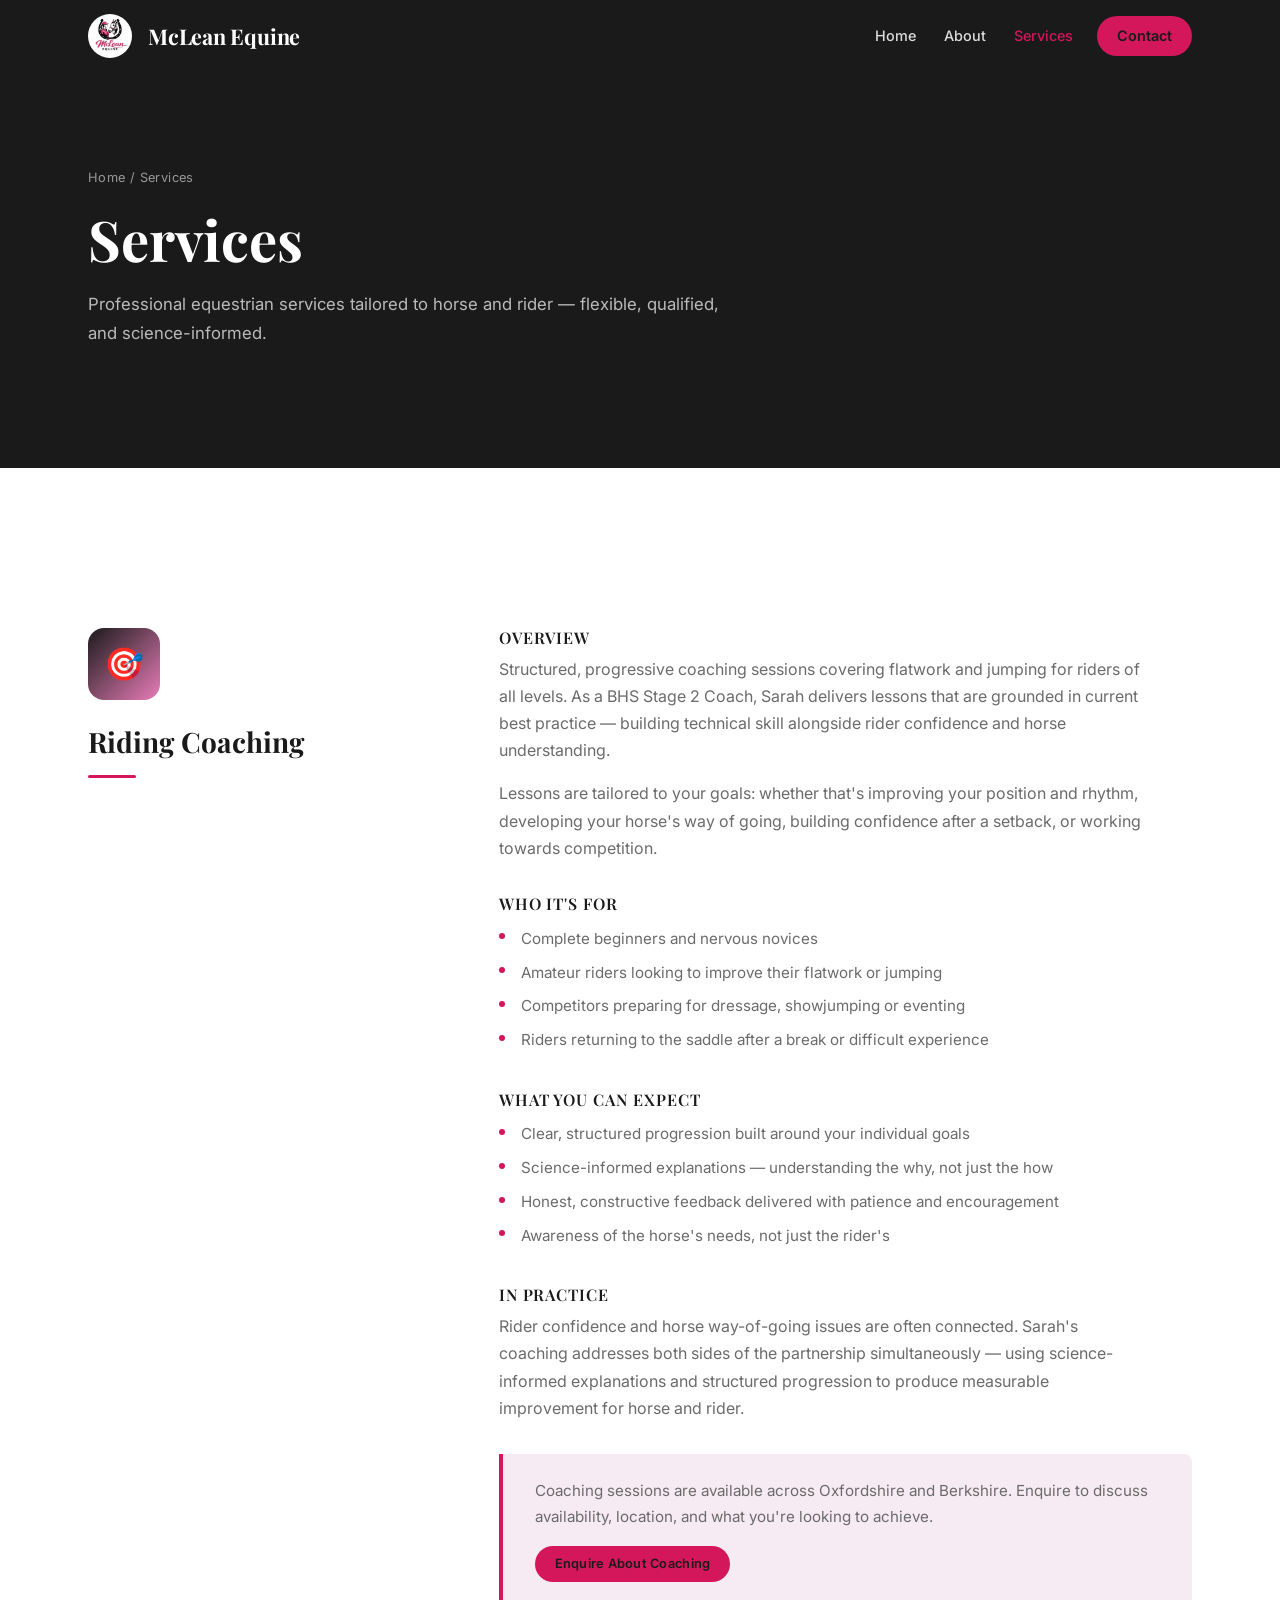
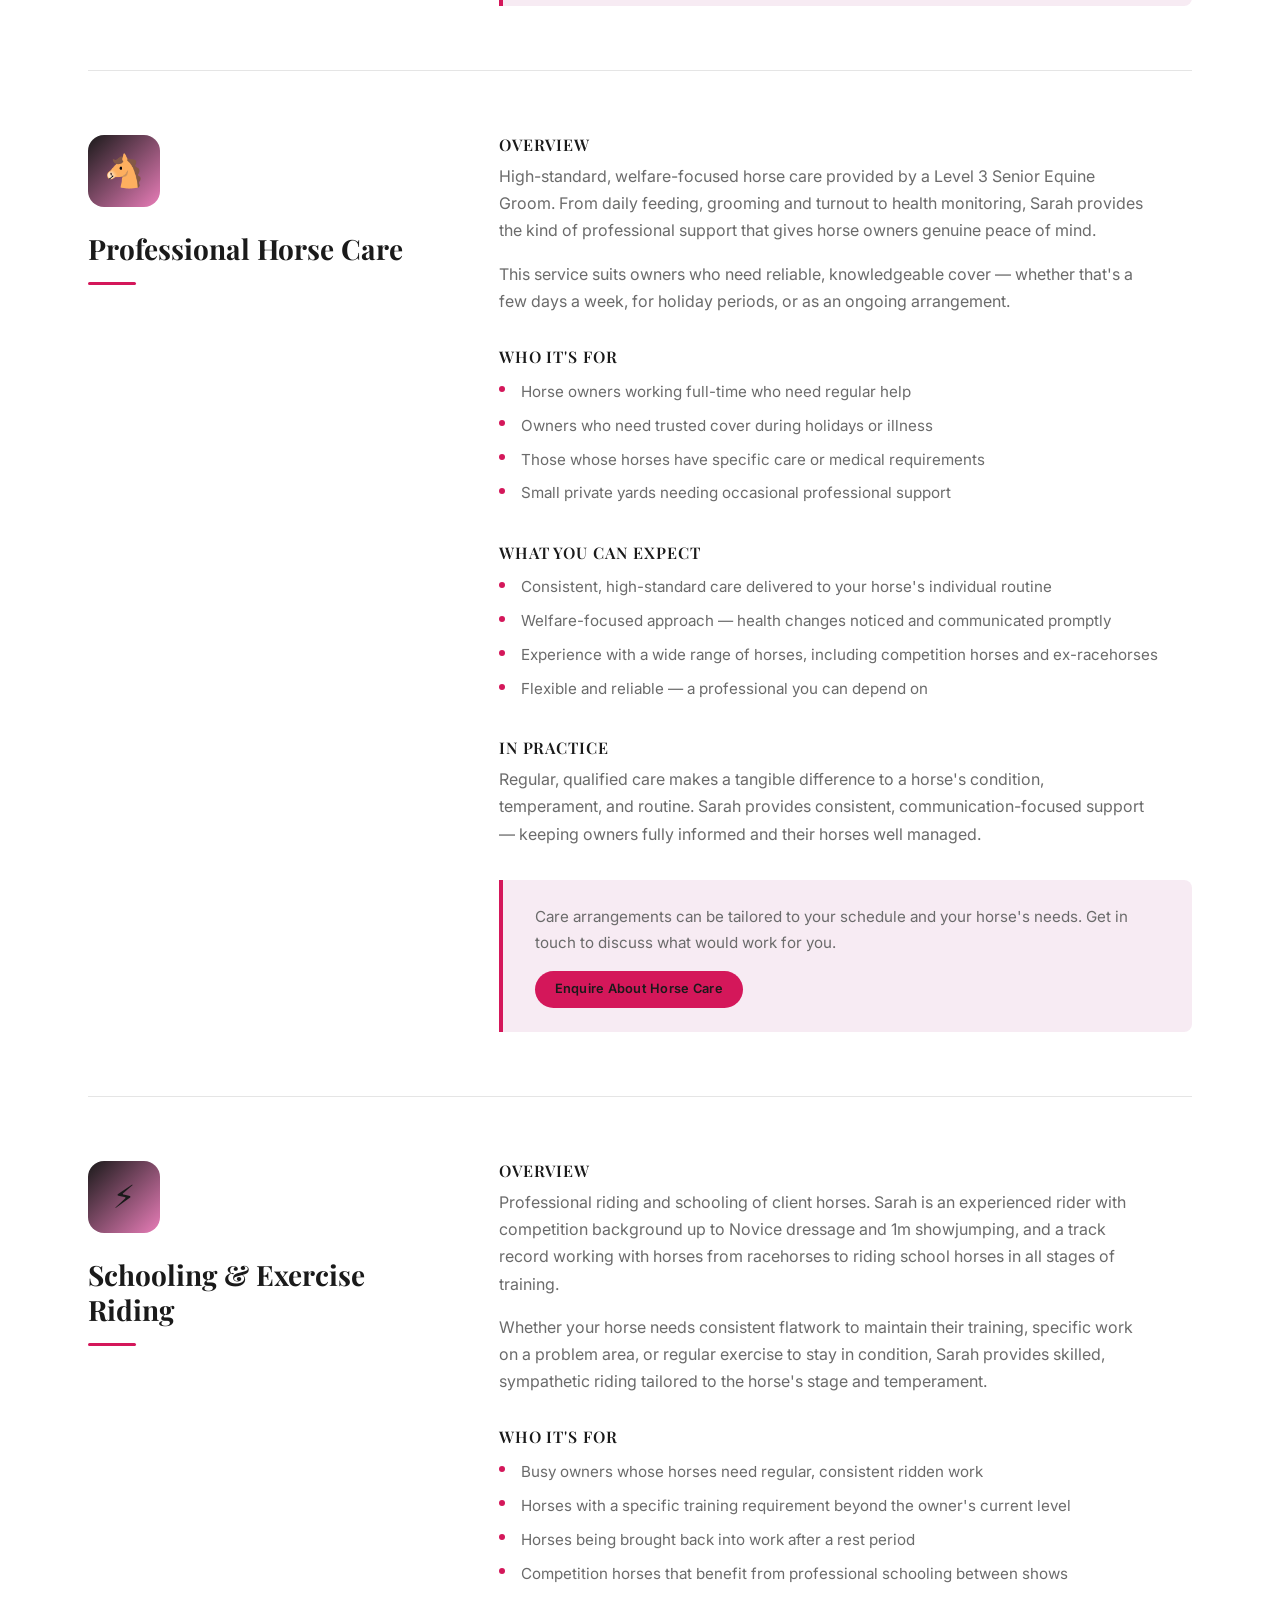
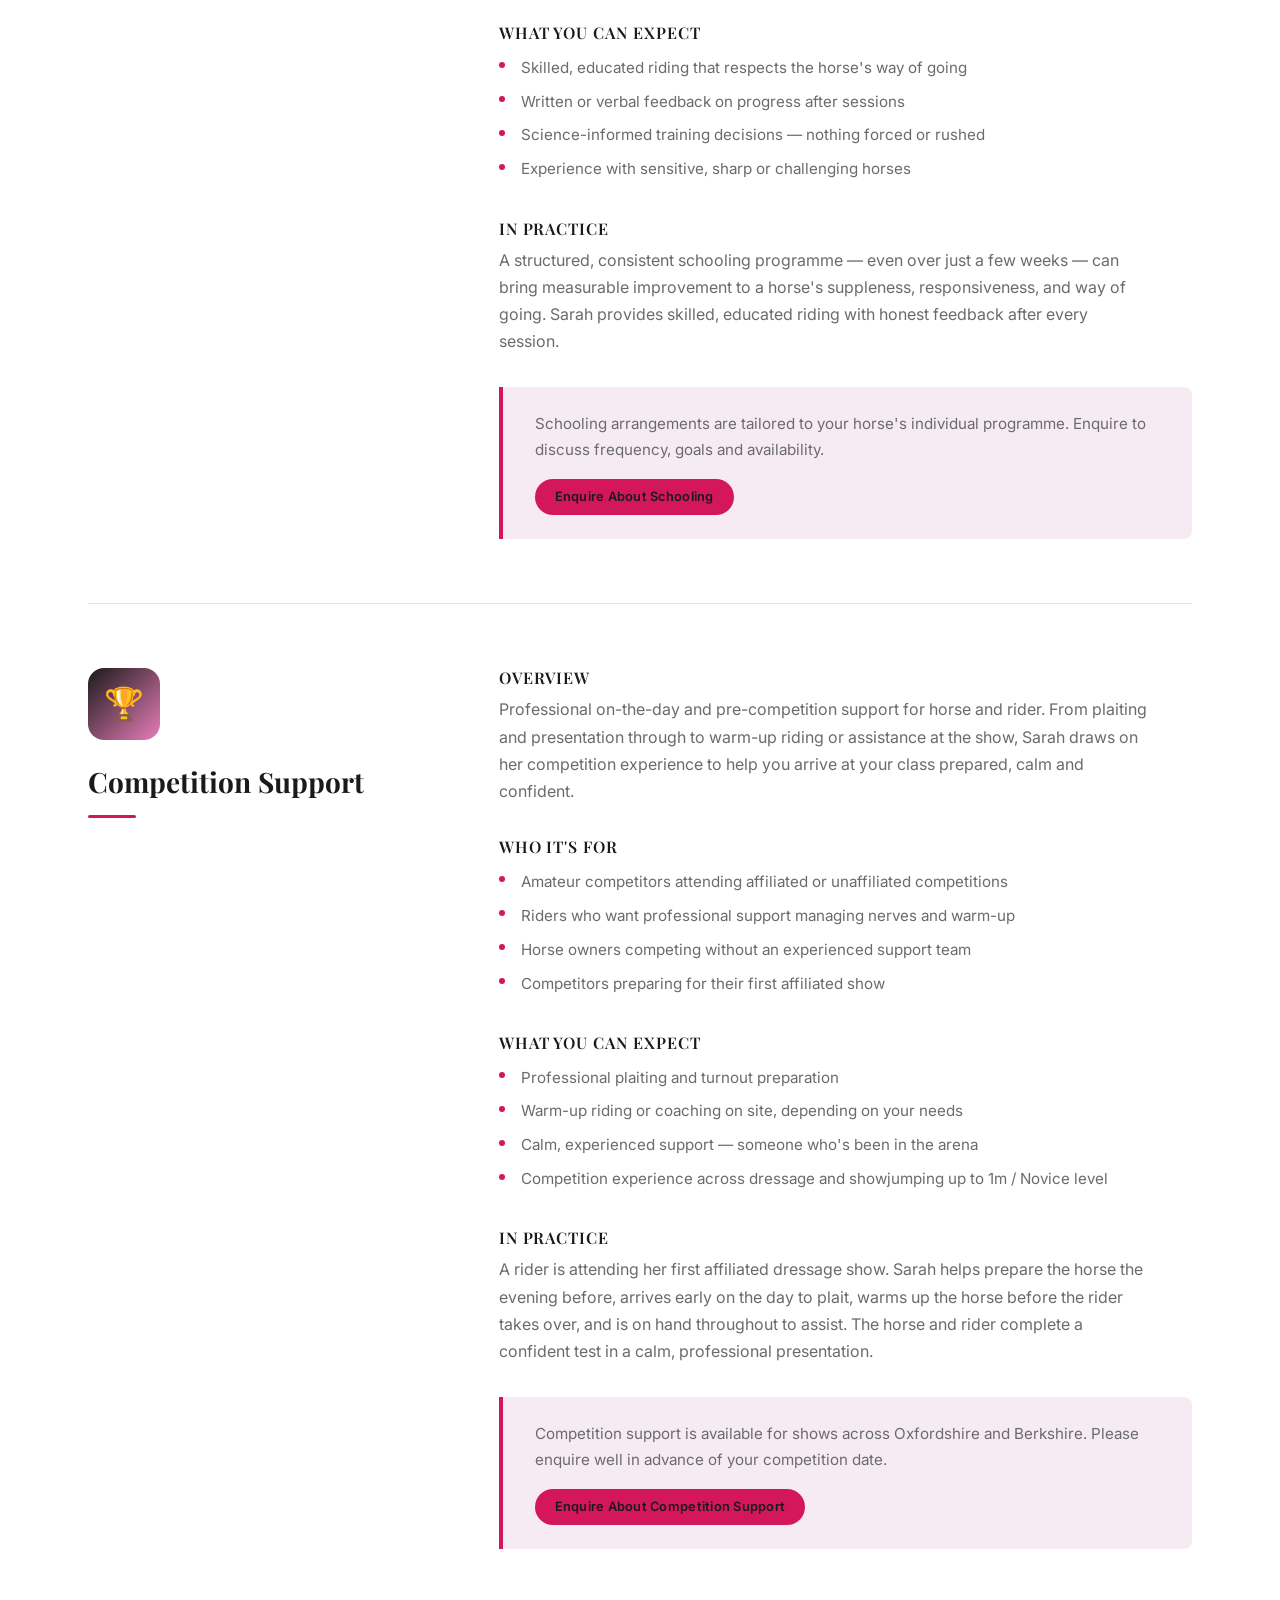
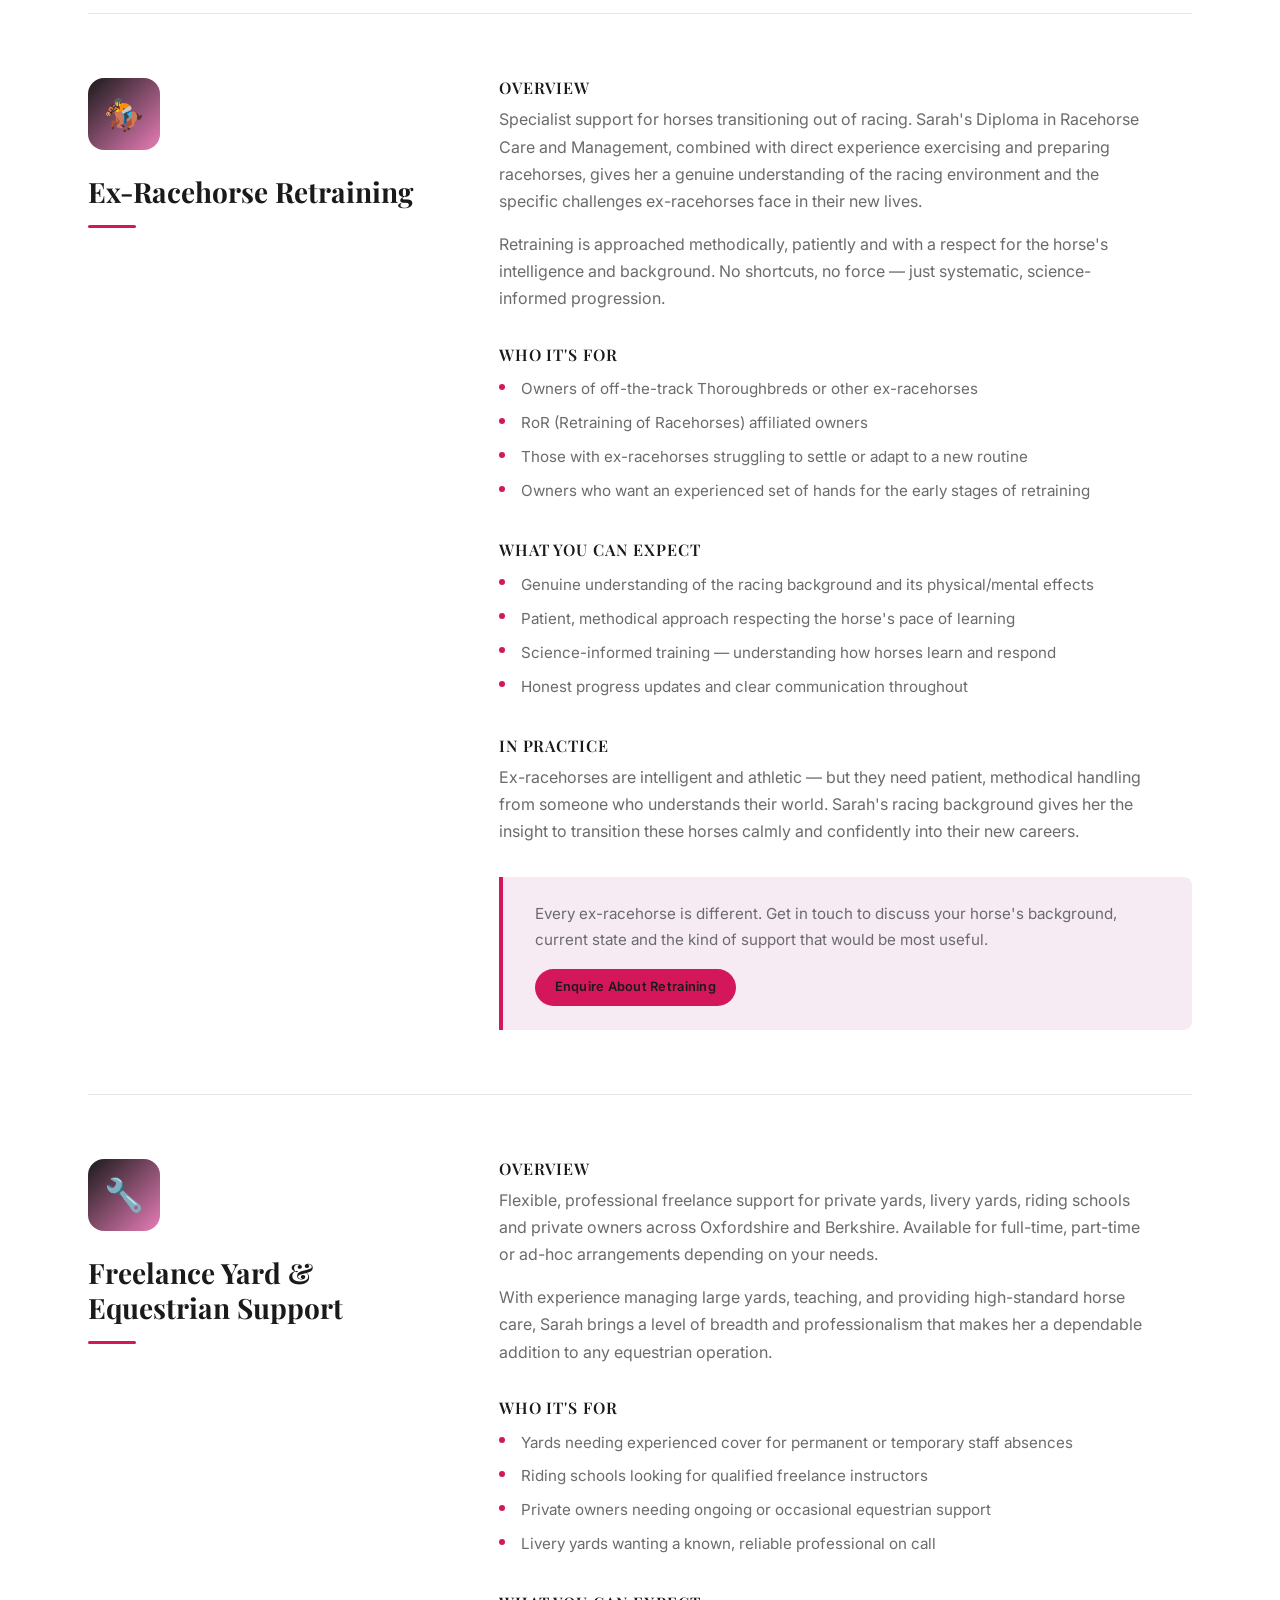
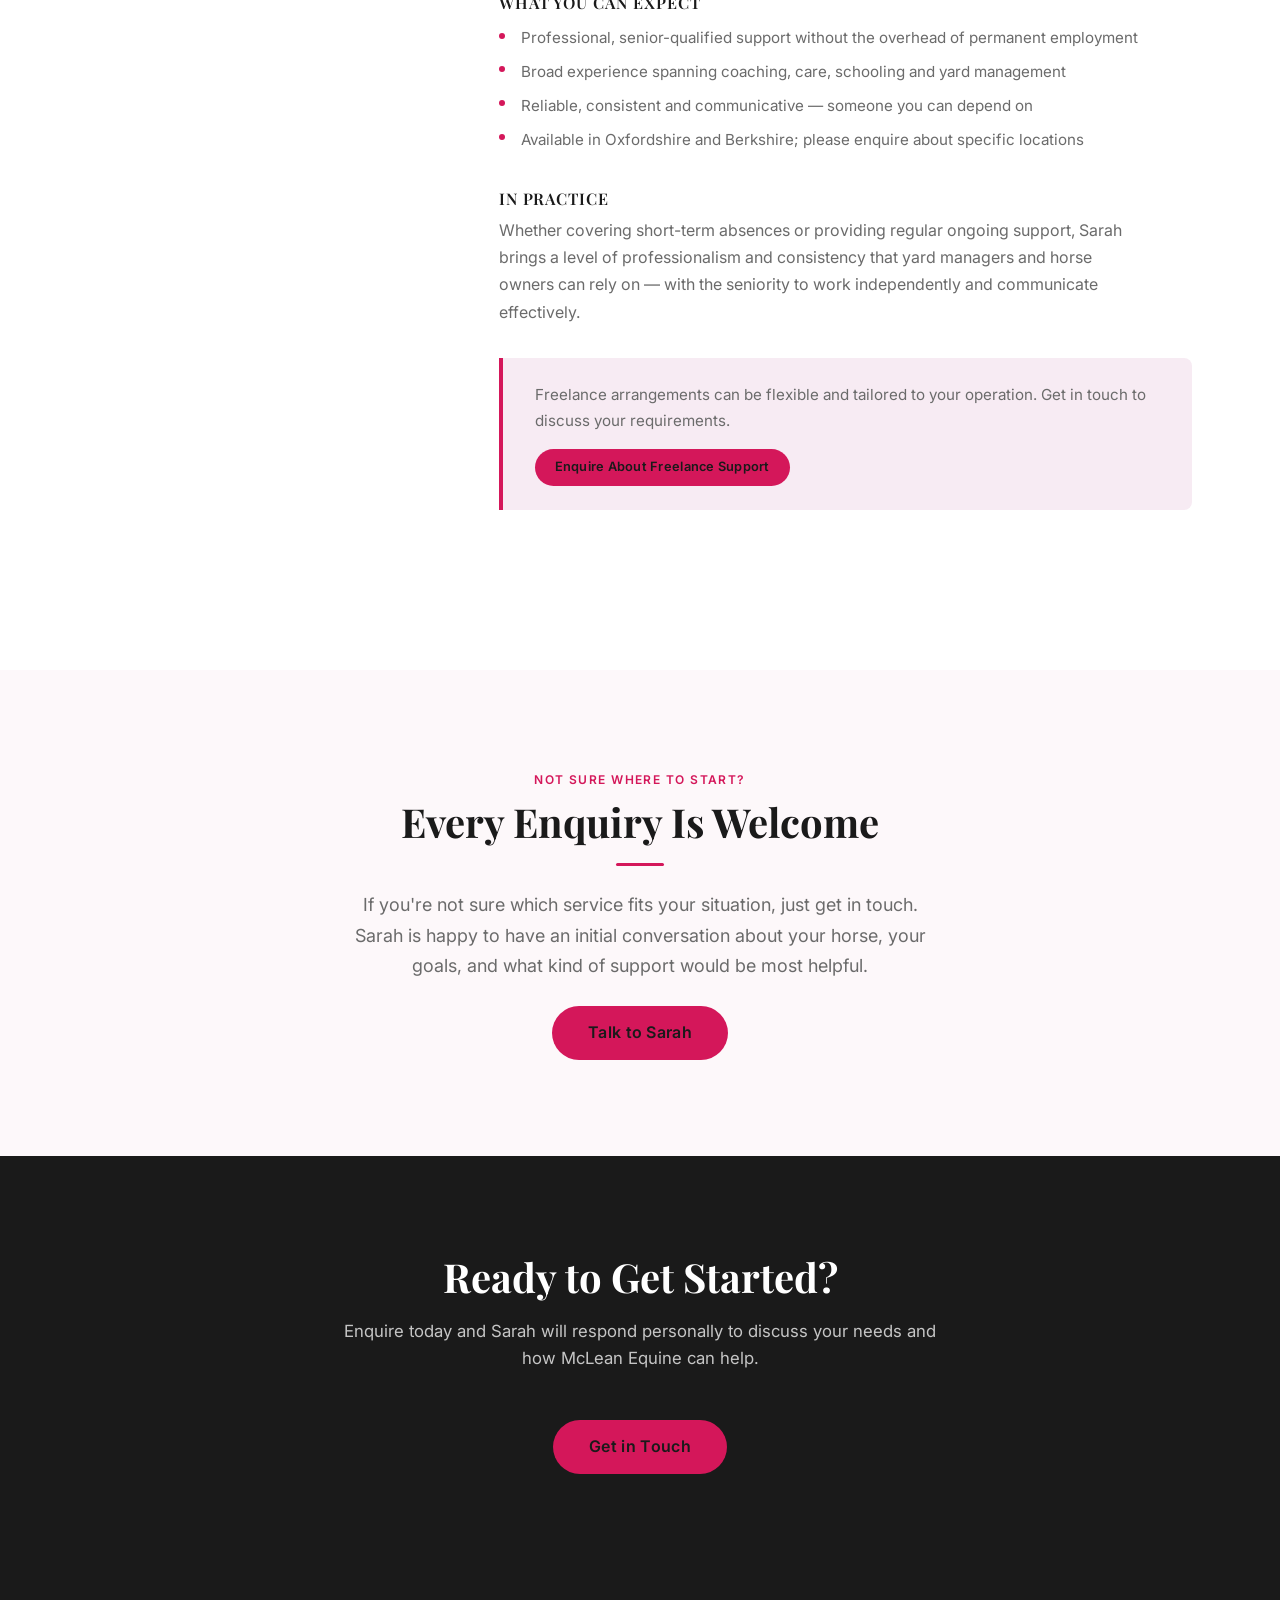
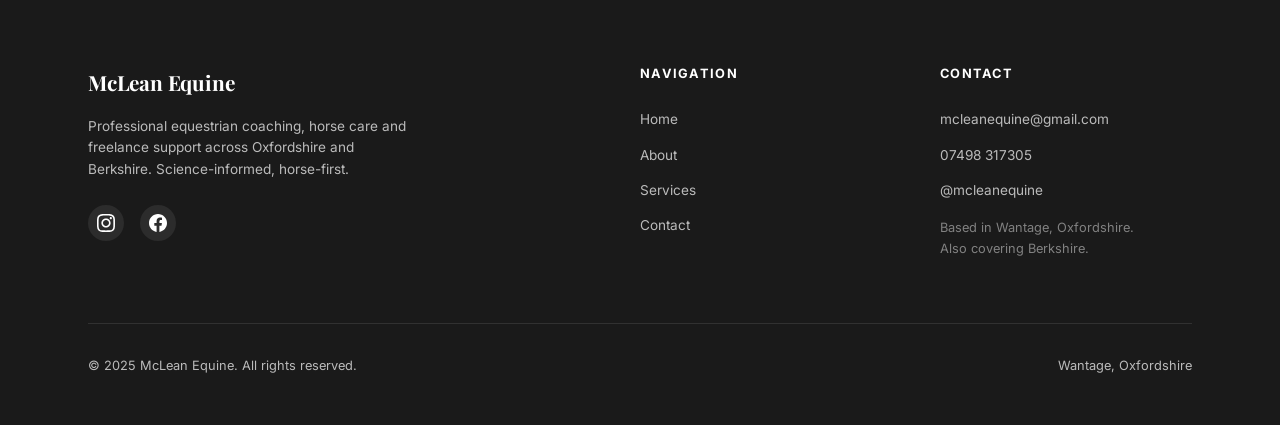
<file: services.html>
<!DOCTYPE html>
<html lang="en">
<head>
  <meta charset="UTF-8">
  <meta name="viewport" content="width=device-width, initial-scale=1.0">
  <title>Services | McLean Equine — Coaching, Horse Care &amp; Equestrian Support</title>
  <meta name="description" content="Explore McLean Equine's services: riding coaching, professional horse care, schooling, competition support, ex-racehorse retraining and freelance yard support in Oxfordshire.">
  <link rel="canonical" href="https://mclean-equine.com/services.html">
  <meta property="og:title" content="Services | McLean Equine — Coaching, Horse Care &amp; Equestrian Support">
  <meta property="og:description" content="Explore McLean Equine's services: riding coaching, professional horse care, schooling, competition support and more in Oxfordshire and Berkshire.">
  <meta property="og:type" content="website">
  <meta property="og:url" content="https://mclean-equine.com/services.html">
  <meta property="og:image" content="https://mclean-equine.com/assets/images/og-image.jpg">
  <meta name="twitter:card" content="summary_large_image">
  <link rel="icon" type="image/jpeg" href="assets/images/McLeanEquineLogo.jpg">
  <link rel="preconnect" href="https://fonts.googleapis.com">
  <link rel="preconnect" href="https://fonts.gstatic.com" crossorigin>
  <link href="https://fonts.googleapis.com/css2?family=Playfair+Display:ital,wght@0,400;0,700;1,400&family=Inter:wght@400;500;600;700&display=swap" rel="stylesheet">
  <link rel="stylesheet" href="css/style.css">
</head>
<body>

  <a href="#main-content" class="skip-link">Skip to main content</a>

  <!-- ===================== HEADER ===================== -->
  <header class="site-header">
    <nav class="nav-container" aria-label="Main navigation">
      <div class="logo">
        <a href="index.html">
          <img src="assets/images/McLeanEquineLogo.jpg" alt="McLean Equine" class="logo-img">
          <span class="logo-text">McLean Equine</span>
        </a>
      </div>
      <button class="nav-toggle" aria-label="Toggle navigation" aria-expanded="false">
        <span></span><span></span><span></span>
      </button>
      <ul class="nav-links" role="list">
        <li><a href="index.html">Home</a></li>
        <li><a href="about.html">About</a></li>
        <li><a href="services.html">Services</a></li>
        <li style="display:none"><a href="case-studies.html">Case Studies</a></li>
        <li><a href="contact.html" class="nav-cta">Contact</a></li>
      </ul>
    </nav>
  </header>

  <main id="main-content">

    <!-- ===================== PAGE HERO ===================== -->
    <section class="page-hero">
      <div class="container">
        <p class="breadcrumb"><a href="index.html">Home</a> / Services</p>
        <h1>Services</h1>
        <p class="hero-subtitle">Professional equestrian services tailored to horse and rider — flexible, qualified, and science-informed.</p>
      </div>
    </section>

    <!-- ===================== SERVICES ===================== -->
    <section class="section bg-white">
      <div class="container">

        <!-- 1. Riding Coaching -->
        <div class="service-section" id="coaching">
          <div class="service-section-inner">
            <div class="service-meta reveal">
              <div class="service-icon-lg" aria-hidden="true">🎯</div>
              <h2>Riding Coaching</h2>
              <div class="section-rule left"></div>
            </div>
            <div class="service-body reveal">
              <h3>Overview</h3>
              <p>Structured, progressive coaching sessions covering flatwork and jumping for riders of all levels. As a BHS Stage 2 Coach, Sarah delivers lessons that are grounded in current best practice — building technical skill alongside rider confidence and horse understanding.</p>
              <p>Lessons are tailored to your goals: whether that's improving your position and rhythm, developing your horse's way of going, building confidence after a setback, or working towards competition.</p>

              <h3>Who It's For</h3>
              <ul>
                <li>Complete beginners and nervous novices</li>
                <li>Amateur riders looking to improve their flatwork or jumping</li>
                <li>Competitors preparing for dressage, showjumping or eventing</li>
                <li>Riders returning to the saddle after a break or difficult experience</li>
              </ul>

              <h3>What You Can Expect</h3>
              <ul>
                <li>Clear, structured progression built around your individual goals</li>
                <li>Science-informed explanations — understanding the why, not just the how</li>
                <li>Honest, constructive feedback delivered with patience and encouragement</li>
                <li>Awareness of the horse's needs, not just the rider's</li>
              </ul>

              <h3>In Practice</h3>
              <p>Rider confidence and horse way-of-going issues are often connected. Sarah's coaching addresses both sides of the partnership simultaneously — using science-informed explanations and structured progression to produce measurable improvement for horse and rider.</p>

              <div class="enquire-nudge">
                <p>Coaching sessions are available across Oxfordshire and Berkshire. Enquire to discuss availability, location, and what you're looking to achieve.</p>
                <a href="contact.html" class="btn btn-primary btn-sm">Enquire About Coaching</a>
              </div>
            </div>
          </div>
        </div>

        <!-- 2. Professional Horse Care -->
        <div class="service-section" id="horse-care">
          <div class="service-section-inner">
            <div class="service-meta reveal">
              <div class="service-icon-lg" aria-hidden="true">🐴</div>
              <h2>Professional Horse Care</h2>
              <div class="section-rule left"></div>
            </div>
            <div class="service-body reveal">
              <h3>Overview</h3>
              <p>High-standard, welfare-focused horse care provided by a Level 3 Senior Equine Groom. From daily feeding, grooming and turnout to health monitoring, Sarah provides the kind of professional support that gives horse owners genuine peace of mind.</p>
              <p>This service suits owners who need reliable, knowledgeable cover — whether that's a few days a week, for holiday periods, or as an ongoing arrangement.</p>

              <h3>Who It's For</h3>
              <ul>
                <li>Horse owners working full-time who need regular help</li>
                <li>Owners who need trusted cover during holidays or illness</li>
                <li>Those whose horses have specific care or medical requirements</li>
                <li>Small private yards needing occasional professional support</li>
              </ul>

              <h3>What You Can Expect</h3>
              <ul>
                <li>Consistent, high-standard care delivered to your horse's individual routine</li>
                <li>Welfare-focused approach — health changes noticed and communicated promptly</li>
                <li>Experience with a wide range of horses, including competition horses and ex-racehorses</li>
                <li>Flexible and reliable — a professional you can depend on</li>
              </ul>

              <h3>In Practice</h3>
              <p>Regular, qualified care makes a tangible difference to a horse's condition, temperament, and routine. Sarah provides consistent, communication-focused support — keeping owners fully informed and their horses well managed.</p>

              <div class="enquire-nudge">
                <p>Care arrangements can be tailored to your schedule and your horse's needs. Get in touch to discuss what would work for you.</p>
                <a href="contact.html" class="btn btn-primary btn-sm">Enquire About Horse Care</a>
              </div>
            </div>
          </div>
        </div>

        <!-- 3. Schooling & Exercise -->
        <div class="service-section" id="schooling">
          <div class="service-section-inner">
            <div class="service-meta reveal">
              <div class="service-icon-lg" aria-hidden="true">⚡</div>
              <h2>Schooling &amp; Exercise Riding</h2>
              <div class="section-rule left"></div>
            </div>
            <div class="service-body reveal">
              <h3>Overview</h3>
              <p>Professional riding and schooling of client horses. Sarah is an experienced rider with competition background up to Novice dressage and 1m showjumping, and a track record working with horses from racehorses to riding school horses in all stages of training.</p>
              <p>Whether your horse needs consistent flatwork to maintain their training, specific work on a problem area, or regular exercise to stay in condition, Sarah provides skilled, sympathetic riding tailored to the horse's stage and temperament.</p>

              <h3>Who It's For</h3>
              <ul>
                <li>Busy owners whose horses need regular, consistent ridden work</li>
                <li>Horses with a specific training requirement beyond the owner's current level</li>
                <li>Horses being brought back into work after a rest period</li>
                <li>Competition horses that benefit from professional schooling between shows</li>
              </ul>

              <h3>What You Can Expect</h3>
              <ul>
                <li>Skilled, educated riding that respects the horse's way of going</li>
                <li>Written or verbal feedback on progress after sessions</li>
                <li>Science-informed training decisions — nothing forced or rushed</li>
                <li>Experience with sensitive, sharp or challenging horses</li>
              </ul>

              <h3>In Practice</h3>
              <p>A structured, consistent schooling programme — even over just a few weeks — can bring measurable improvement to a horse's suppleness, responsiveness, and way of going. Sarah provides skilled, educated riding with honest feedback after every session.</p>

              <div class="enquire-nudge">
                <p>Schooling arrangements are tailored to your horse's individual programme. Enquire to discuss frequency, goals and availability.</p>
                <a href="contact.html" class="btn btn-primary btn-sm">Enquire About Schooling</a>
              </div>
            </div>
          </div>
        </div>

        <!-- 4. Competition Support -->
        <div class="service-section" id="competition">
          <div class="service-section-inner">
            <div class="service-meta reveal">
              <div class="service-icon-lg" aria-hidden="true">🏆</div>
              <h2>Competition Support</h2>
              <div class="section-rule left"></div>
            </div>
            <div class="service-body reveal">
              <h3>Overview</h3>
              <p>Professional on-the-day and pre-competition support for horse and rider. From plaiting and presentation through to warm-up riding or assistance at the show, Sarah draws on her competition experience to help you arrive at your class prepared, calm and confident.</p>

              <h3>Who It's For</h3>
              <ul>
                <li>Amateur competitors attending affiliated or unaffiliated competitions</li>
                <li>Riders who want professional support managing nerves and warm-up</li>
                <li>Horse owners competing without an experienced support team</li>
                <li>Competitors preparing for their first affiliated show</li>
              </ul>

              <h3>What You Can Expect</h3>
              <ul>
                <li>Professional plaiting and turnout preparation</li>
                <li>Warm-up riding or coaching on site, depending on your needs</li>
                <li>Calm, experienced support — someone who's been in the arena</li>
                <li>Competition experience across dressage and showjumping up to 1m / Novice level</li>
              </ul>

              <h3>In Practice</h3>
              <p>A rider is attending her first affiliated dressage show. Sarah helps prepare the horse the evening before, arrives early on the day to plait, warms up the horse before the rider takes over, and is on hand throughout to assist. The horse and rider complete a confident test in a calm, professional presentation.</p>

              <div class="enquire-nudge">
                <p>Competition support is available for shows across Oxfordshire and Berkshire. Please enquire well in advance of your competition date.</p>
                <a href="contact.html" class="btn btn-primary btn-sm">Enquire About Competition Support</a>
              </div>
            </div>
          </div>
        </div>

        <!-- 5. Ex-Racehorse Retraining -->
        <div class="service-section" id="retraining">
          <div class="service-section-inner">
            <div class="service-meta reveal">
              <div class="service-icon-lg" aria-hidden="true">🏇</div>
              <h2>Ex-Racehorse Retraining</h2>
              <div class="section-rule left"></div>
            </div>
            <div class="service-body reveal">
              <h3>Overview</h3>
              <p>Specialist support for horses transitioning out of racing. Sarah's Diploma in Racehorse Care and Management, combined with direct experience exercising and preparing racehorses, gives her a genuine understanding of the racing environment and the specific challenges ex-racehorses face in their new lives.</p>
              <p>Retraining is approached methodically, patiently and with a respect for the horse's intelligence and background. No shortcuts, no force — just systematic, science-informed progression.</p>

              <h3>Who It's For</h3>
              <ul>
                <li>Owners of off-the-track Thoroughbreds or other ex-racehorses</li>
                <li>RoR (Retraining of Racehorses) affiliated owners</li>
                <li>Those with ex-racehorses struggling to settle or adapt to a new routine</li>
                <li>Owners who want an experienced set of hands for the early stages of retraining</li>
              </ul>

              <h3>What You Can Expect</h3>
              <ul>
                <li>Genuine understanding of the racing background and its physical/mental effects</li>
                <li>Patient, methodical approach respecting the horse's pace of learning</li>
                <li>Science-informed training — understanding how horses learn and respond</li>
                <li>Honest progress updates and clear communication throughout</li>
              </ul>

              <h3>In Practice</h3>
              <p>Ex-racehorses are intelligent and athletic — but they need patient, methodical handling from someone who understands their world. Sarah's racing background gives her the insight to transition these horses calmly and confidently into their new careers.</p>

              <div class="enquire-nudge">
                <p>Every ex-racehorse is different. Get in touch to discuss your horse's background, current state and the kind of support that would be most useful.</p>
                <a href="contact.html" class="btn btn-primary btn-sm">Enquire About Retraining</a>
              </div>
            </div>
          </div>
        </div>

        <!-- 6. Freelance Yard Support -->
        <div class="service-section" id="freelance">
          <div class="service-section-inner">
            <div class="service-meta reveal">
              <div class="service-icon-lg" aria-hidden="true">🔧</div>
              <h2>Freelance Yard &amp; Equestrian Support</h2>
              <div class="section-rule left"></div>
            </div>
            <div class="service-body reveal">
              <h3>Overview</h3>
              <p>Flexible, professional freelance support for private yards, livery yards, riding schools and private owners across Oxfordshire and Berkshire. Available for full-time, part-time or ad-hoc arrangements depending on your needs.</p>
              <p>With experience managing large yards, teaching, and providing high-standard horse care, Sarah brings a level of breadth and professionalism that makes her a dependable addition to any equestrian operation.</p>

              <h3>Who It's For</h3>
              <ul>
                <li>Yards needing experienced cover for permanent or temporary staff absences</li>
                <li>Riding schools looking for qualified freelance instructors</li>
                <li>Private owners needing ongoing or occasional equestrian support</li>
                <li>Livery yards wanting a known, reliable professional on call</li>
              </ul>

              <h3>What You Can Expect</h3>
              <ul>
                <li>Professional, senior-qualified support without the overhead of permanent employment</li>
                <li>Broad experience spanning coaching, care, schooling and yard management</li>
                <li>Reliable, consistent and communicative — someone you can depend on</li>
                <li>Available in Oxfordshire and Berkshire; please enquire about specific locations</li>
              </ul>

              <h3>In Practice</h3>
              <p>Whether covering short-term absences or providing regular ongoing support, Sarah brings a level of professionalism and consistency that yard managers and horse owners can rely on — with the seniority to work independently and communicate effectively.</p>

              <div class="enquire-nudge">
                <p>Freelance arrangements can be flexible and tailored to your operation. Get in touch to discuss your requirements.</p>
                <a href="contact.html" class="btn btn-primary btn-sm">Enquire About Freelance Support</a>
              </div>
            </div>
          </div>
        </div>

      </div>
    </section>

    <!-- ===================== NOT SURE ===================== -->
    <section class="section bg-cream">
      <div class="container" style="max-width:700px;text-align:center">
        <span class="section-eyebrow">Not Sure Where to Start?</span>
        <h2 class="section-title">Every Enquiry Is Welcome</h2>
        <div class="section-rule centered"></div>
        <p class="lead" style="margin-inline:auto;margin-bottom:1.5rem">
          If you're not sure which service fits your situation, just get in touch. Sarah is happy to have an initial conversation about your horse, your goals, and what kind of support would be most helpful.
        </p>
        <a href="contact.html" class="btn btn-primary btn-lg">Talk to Sarah</a>
      </div>
    </section>

    <!-- ===================== CTA ===================== -->
    <section class="cta-section">
      <div class="container">
        <h2>Ready to Get Started?</h2>
        <p>Enquire today and Sarah will respond personally to discuss your needs and how McLean Equine can help.</p>
        <a href="contact.html" class="btn btn-primary btn-lg">Get in Touch</a>
      </div>
    </section>

  </main>

  <!-- ===================== FOOTER ===================== -->
  <footer class="site-footer">
    <div class="container">
      <div class="footer-grid">
        <div class="footer-brand">
          <span class="logo-text">McLean Equine</span>
          <p>Professional equestrian coaching, horse care and freelance support across Oxfordshire and Berkshire. Science-informed, horse-first.</p>
          <div class="footer-socials">
            <a href="https://www.instagram.com/mcleanequine/" aria-label="McLean Equine on Instagram" rel="noopener noreferrer" target="_blank">
              <svg viewBox="0 0 24 24" aria-hidden="true"><path d="M12 2.163c3.204 0 3.584.012 4.85.07 3.252.148 4.771 1.691 4.919 4.919.058 1.265.069 1.645.069 4.849 0 3.205-.012 3.584-.069 4.849-.149 3.225-1.664 4.771-4.919 4.919-1.266.058-1.644.07-4.85.07-3.204 0-3.584-.012-4.849-.07-3.26-.149-4.771-1.699-4.919-4.92-.058-1.265-.07-1.644-.07-4.849 0-3.204.013-3.583.07-4.849.149-3.227 1.664-4.771 4.919-4.919 1.266-.057 1.645-.069 4.849-.069zm0-2.163c-3.259 0-3.667.014-4.947.072-4.358.2-6.78 2.618-6.98 6.98-.059 1.281-.073 1.689-.073 4.948 0 3.259.014 3.668.072 4.948.2 4.358 2.618 6.78 6.98 6.98 1.281.058 1.689.072 4.948.072 3.259 0 3.668-.014 4.948-.072 4.354-.2 6.782-2.618 6.979-6.98.059-1.28.073-1.689.073-4.948 0-3.259-.014-3.667-.072-4.947-.196-4.354-2.617-6.78-6.979-6.98-1.281-.059-1.69-.073-4.949-.073zm0 5.838c-3.403 0-6.162 2.759-6.162 6.162s2.759 6.163 6.162 6.163 6.162-2.759 6.162-6.163c0-3.403-2.759-6.162-6.162-6.162zm0 10.162c-2.209 0-4-1.79-4-4 0-2.209 1.791-4 4-4s4 1.791 4 4c0 2.21-1.791 4-4 4zm6.406-11.845c-.796 0-1.441.645-1.441 1.44s.645 1.44 1.441 1.44c.795 0 1.439-.645 1.439-1.44s-.644-1.44-1.439-1.44z"/></svg>
            </a>
            <a href="https://www.facebook.com/mcleanequine/" aria-label="McLean Equine on Facebook" rel="noopener noreferrer" target="_blank">
              <svg viewBox="0 0 24 24" aria-hidden="true"><path d="M24 12.073c0-6.627-5.373-12-12-12s-12 5.373-12 12c0 5.99 4.388 10.954 10.125 11.854v-8.385H7.078v-3.47h3.047V9.43c0-3.007 1.792-4.669 4.533-4.669 1.312 0 2.686.235 2.686.235v2.953H15.83c-1.491 0-1.956.925-1.956 1.874v2.25h3.328l-.532 3.47h-2.796v8.385C19.612 23.027 24 18.062 24 12.073z"/></svg>
            </a>
          </div>
        </div>
        <div class="footer-col">
          <h4>Navigation</h4>
          <ul>
            <li><a href="index.html">Home</a></li>
            <li><a href="about.html">About</a></li>
            <li><a href="services.html">Services</a></li>
            <li style="display:none"><a href="case-studies.html">Case Studies</a></li>
            <li><a href="contact.html">Contact</a></li>
          </ul>
        </div>
        <div class="footer-col">
          <h4>Contact</h4>
          <ul>
            <li><a href="mailto:mcleanequine@gmail.com">mcleanequine@gmail.com</a></li>
            <li><a href="tel:+447498317305">07498 317305</a></li>
            <li><a href="https://www.instagram.com/mcleanequine/" rel="noopener noreferrer" target="_blank">@mcleanequine</a></li>
          </ul>
          <p style="margin-top:1rem;font-size:0.8rem;color:rgba(255,255,255,0.45)">Based in Wantage, Oxfordshire.<br>Also covering Berkshire.</p>
        </div>
      </div>
      <div class="footer-bottom">
        <span>© 2025 McLean Equine. All rights reserved.</span>
        <span>Wantage, Oxfordshire</span>
      </div>
    </div>
  </footer>

  <script src="js/main.js"></script>
</body>
</html>
</file>
<file: css/style.css>
/* ============================================================
   McLean Equine — style.css
   ============================================================ */

/* ------------------------------------------------------------
   Custom Properties
   ------------------------------------------------------------ */
:root {
  /* Colours */
  --color-black:      #1A1A1A;
  --color-black-dark: #0D0D0D;
  --color-charcoal:   #1A1A1A;
  --color-cream:      #FDF8FA;
  --color-cream-dark: #F7EBF3;
  --color-pink-mid:   #E87DB8;
  --color-pink:       #D4175A;
  --color-pink-dark:  #B0104B;
  --color-white:      #FFFFFF;
  --color-text-light: #6b6b6b;
  --color-border:     rgba(0, 0, 0, 0.1);

  /* Typography */
  --font-heading: 'Playfair Display', Georgia, serif;
  --font-body:    'Inter', system-ui, -apple-system, sans-serif;

  /* Spacing scale */
  --space-xs:  0.5rem;
  --space-sm:  1rem;
  --space-md:  1.5rem;
  --space-lg:  2rem;
  --space-xl:  3rem;
  --space-2xl: 4rem;
  --space-3xl: 6rem;

  /* Shadows */
  --shadow-sm: 0 1px 3px rgba(0,0,0,0.08), 0 1px 2px rgba(0,0,0,0.04);
  --shadow-md: 0 4px 12px rgba(0,0,0,0.12), 0 2px 4px rgba(0,0,0,0.06);
  --shadow-lg: 0 8px 32px rgba(0,0,0,0.16), 0 4px 8px rgba(0,0,0,0.08);

  /* Transitions */
  --transition-fast: 150ms ease;
  --transition-base: 250ms ease;
  --transition-slow: 400ms ease;

  /* Radii */
  --radius-sm:   4px;
  --radius-md:   8px;
  --radius-lg:   16px;
  --radius-full: 9999px;

  /* Layout */
  --max-width:     1200px;
  --header-height: 72px;
}

/* ------------------------------------------------------------
   Reset / Base
   ------------------------------------------------------------ */
*, *::before, *::after {
  box-sizing: border-box;
  margin: 0;
  padding: 0;
}

html {
  font-size: 16px;
  -webkit-text-size-adjust: 100%;
}

@media (prefers-reduced-motion: no-preference) {
  html { scroll-behavior: smooth; }
}

body {
  font-family: var(--font-body);
  color: var(--color-charcoal);
  background-color: var(--color-cream);
  line-height: 1.6;
  -webkit-font-smoothing: antialiased;
  -moz-osx-font-smoothing: grayscale;
}

img, svg { display: block; max-width: 100%; }
a { color: inherit; text-decoration: none; }
ul { list-style: none; }
button { cursor: pointer; font-family: inherit; border: none; background: none; }

/* ------------------------------------------------------------
   Skip link
   ------------------------------------------------------------ */
.skip-link {
  position: absolute;
  top: -100%;
  left: 0;
  padding: var(--space-xs) var(--space-sm);
  background: var(--color-pink);
  color: var(--color-charcoal);
  font-weight: 600;
  z-index: 9999;
  border-radius: 0 0 var(--radius-sm) 0;
}
.skip-link:focus { top: 0; }

/* ------------------------------------------------------------
   Typography
   ------------------------------------------------------------ */
h1, h2, h3, h4, h5, h6 {
  font-family: var(--font-heading);
  line-height: 1.25;
  color: var(--color-charcoal);
}

h1 { font-size: clamp(2rem, 5vw, 3.5rem); }
h2 { font-size: clamp(1.6rem, 3.5vw, 2.5rem); }
h3 { font-size: clamp(1.2rem, 2.5vw, 1.6rem); }
h4 { font-size: 1.15rem; }

p { max-width: 72ch; }

.lead {
  font-size: 1.125rem;
  line-height: 1.7;
  color: var(--color-text-light);
}

.section-eyebrow {
  display: inline-block;
  font-size: 0.75rem;
  font-weight: 600;
  letter-spacing: 0.12em;
  text-transform: uppercase;
  color: var(--color-pink);
  margin-bottom: var(--space-xs);
}

.section-title { margin-bottom: var(--space-xs); }

.section-subtitle {
  font-size: 1rem;
  color: var(--color-text-light);
  max-width: 60ch;
  line-height: 1.7;
}

.section-rule {
  width: 48px;
  height: 3px;
  background: var(--color-pink);
  border-radius: var(--radius-full);
  margin: var(--space-sm) 0 var(--space-md);
}
.section-rule.centered { margin-left: auto; margin-right: auto; }
.section-rule.left { margin-left: 0; }

/* ------------------------------------------------------------
   Layout helpers
   ------------------------------------------------------------ */
.container {
  width: 100%;
  max-width: var(--max-width);
  margin-inline: auto;
  padding-inline: var(--space-md);
}

@media (min-width: 768px) {
  .container { padding-inline: var(--space-xl); }
}

.section {
  padding-block: var(--space-3xl);
}

.section-header { margin-bottom: var(--space-2xl); }
.section-header.centered { text-align: center; }
.section-header.centered .section-subtitle { margin-inline: auto; }

.bg-white      { background: var(--color-white); }
.bg-cream      { background: var(--color-cream); }
.bg-cream-dark { background: var(--color-cream-dark); }
.bg-green      { background: var(--color-black); color: var(--color-white); }

.text-center { text-align: center; }

/* ------------------------------------------------------------
   Buttons
   ------------------------------------------------------------ */
.btn {
  display: inline-flex;
  align-items: center;
  gap: var(--space-xs);
  padding: 0.75rem 1.75rem;
  border-radius: var(--radius-full);
  font-family: var(--font-body);
  font-size: 0.9rem;
  font-weight: 600;
  letter-spacing: 0.02em;
  transition: background var(--transition-base), color var(--transition-base),
              border-color var(--transition-base), box-shadow var(--transition-base),
              transform var(--transition-fast);
}

.btn:focus-visible {
  outline: 3px solid var(--color-pink);
  outline-offset: 3px;
}

.btn:active { transform: translateY(1px); }

.btn-primary {
  background: var(--color-pink);
  color: var(--color-charcoal);
}
.btn-primary:hover {
  background: var(--color-pink-dark);
  box-shadow: var(--shadow-md);
}

.btn-secondary {
  background: transparent;
  color: var(--color-white);
  border: 2px solid rgba(255,255,255,0.7);
}
.btn-secondary:hover {
  background: rgba(255,255,255,0.1);
  border-color: var(--color-white);
}

.btn-outline {
  background: transparent;
  color: var(--color-black);
  border: 2px solid var(--color-black);
}
.btn-outline:hover {
  background: var(--color-black);
  color: var(--color-white);
}

.btn-ghost {
  background: transparent;
  color: var(--color-pink);
  padding-left: 0;
  padding-right: 0;
  border-radius: 0;
  border-bottom: 2px solid transparent;
}
.btn-ghost:hover { border-bottom-color: var(--color-pink); }

.btn-lg { padding: 0.9rem 2.25rem; font-size: 1rem; }
.btn-sm { padding: 0.5rem 1.25rem; font-size: 0.8rem; }

@media (prefers-reduced-motion: reduce) {
  .btn { transition: none; }
}

/* ------------------------------------------------------------
   Header / Nav
   ------------------------------------------------------------ */
.site-header {
  position: sticky;
  top: 0;
  z-index: 100;
  height: var(--header-height);
  background: var(--color-black);
  transition: box-shadow var(--transition-base);
}

.site-header.scrolled {
  box-shadow: 0 2px 16px rgba(0,0,0,0.25);
}

.nav-container {
  display: flex;
  align-items: center;
  justify-content: space-between;
  height: 100%;
  max-width: var(--max-width);
  margin-inline: auto;
  padding-inline: var(--space-md);
}

@media (min-width: 768px) {
  .nav-container { padding-inline: var(--space-xl); }
}

/* Logo */
.logo a {
  display: flex;
  align-items: center;
  gap: var(--space-sm);
}

.logo-img {
  height: 44px;
  width: 44px;
  object-fit: cover;
  border-radius: 50%;
}

.logo-text {
  font-family: var(--font-heading);
  font-size: 1.35rem;
  font-weight: 700;
  color: var(--color-white);
  letter-spacing: -0.01em;
  white-space: nowrap;
}

/* Nav links */
.nav-links {
  display: none;
  flex-direction: column;
  position: fixed;
  inset: var(--header-height) 0 0 0;
  background: var(--color-black-dark);
  padding: var(--space-lg);
  gap: 0;
  overflow-y: auto;
  z-index: 99;
}

.nav-links.is-open { display: flex; }

.nav-links li a {
  display: block;
  padding: var(--space-sm) 0;
  font-size: 1.1rem;
  font-weight: 500;
  color: rgba(255,255,255,0.85);
  border-bottom: 1px solid rgba(255,255,255,0.1);
  transition: color var(--transition-fast), padding-left var(--transition-fast);
}

.nav-links li:last-child a { border-bottom: none; }

.nav-links li a:hover,
.nav-links li a.active {
  color: var(--color-pink);
  padding-left: var(--space-xs);
}

.nav-links li a.nav-cta {
  display: inline-flex;
  margin-top: var(--space-sm);
  padding: 0.6rem 1.5rem;
  background: var(--color-pink);
  color: var(--color-charcoal);
  border-radius: var(--radius-full);
  font-weight: 600;
  border-bottom: none;
}
.nav-links li a.nav-cta:hover { background: var(--color-pink-dark); padding-left: 1.5rem; }

@media (min-width: 768px) {
  .nav-links {
    display: flex;
    flex-direction: row;
    position: static;
    background: transparent;
    padding: 0;
    gap: 0.25rem;
    align-items: center;
  }

  .nav-links li a {
    padding: 0.4rem 0.75rem;
    font-size: 0.9rem;
    border-bottom: none;
  }

  .nav-links li a:hover,
  .nav-links li a.active {
    padding-left: 0.75rem;
  }

  .nav-links li a.nav-cta {
    margin-top: 0;
    margin-left: var(--space-xs);
    padding: 0.5rem 1.25rem;
  }
}

/* Hamburger */
.nav-toggle {
  display: flex;
  flex-direction: column;
  justify-content: space-between;
  width: 26px;
  height: 18px;
  padding: 0;
}

.nav-toggle span {
  display: block;
  height: 2px;
  background: var(--color-white);
  border-radius: 2px;
  transition: transform var(--transition-base), opacity var(--transition-base);
  transform-origin: center;
}

.nav-toggle[aria-expanded="true"] span:nth-child(1) {
  transform: translateY(8px) rotate(45deg);
}
.nav-toggle[aria-expanded="true"] span:nth-child(2) {
  opacity: 0;
}
.nav-toggle[aria-expanded="true"] span:nth-child(3) {
  transform: translateY(-8px) rotate(-45deg);
}

.nav-toggle:focus-visible {
  outline: 2px solid var(--color-pink);
  outline-offset: 4px;
  border-radius: var(--radius-sm);
}

@media (min-width: 768px) {
  .nav-toggle { display: none; }
}

/* ------------------------------------------------------------
   Hero
   ------------------------------------------------------------ */
.hero {
  position: relative;
  min-height: 25rem;
  display: flex;
  align-items: center;
  background-color: var(--color-black-dark);
  background-image: url('../assets/images/SarahWithHorseAndKid.jpg');
  background-size: cover;
  background-position: center;
  overflow: hidden;
}

.hero::before {
  content: '';
  position: absolute;
  inset: 0;
  /* Dark overlay to ensure hero text remains legible over the photo background */
  background: rgba(0, 0, 0, 0.55);
  z-index: 0;
  pointer-events: none;
}

.hero::after {
  content: '';
  position: absolute;
  bottom: 0;
  left: 0;
  right: 0;
  height: 80px;
  background: linear-gradient(to bottom, transparent, var(--color-cream));
  pointer-events: none;
  z-index: 1;
}

.hero-content {
  position: relative;
  z-index: 2;
  max-width: 760px;
}

.hero-eyebrow {
  display: inline-block;
  font-size: 0.75rem;
  font-weight: 600;
  letter-spacing: 0.15em;
  text-transform: uppercase;
  color: var(--color-pink-mid);
  margin-bottom: var(--space-sm);
}

.hero-title {
  font-family: var(--font-heading);
  font-size: clamp(2.4rem, 6vw, 4.25rem);
  font-weight: 700;
  color: var(--color-white);
  line-height: 1.15;
  margin-bottom: var(--space-md);
}

.hero-title .highlight { color: var(--color-pink); }

.hero-subtitle {
  font-size: clamp(1rem, 1.5vw, 1.2rem);
  color: rgba(255,255,255,0.82);
  line-height: 1.7;
  max-width: 58ch;
  margin-bottom: var(--space-xl);
}

.hero-actions {
  display: flex;
  flex-wrap: wrap;
  gap: var(--space-sm);
}

/* Page hero (inner pages) */
.page-hero {
  background: var(--color-black);
  padding-block: var(--space-3xl) calc(var(--space-3xl) - var(--space-md));
}

.page-hero .breadcrumb {
  font-size: 0.8rem;
  color: rgba(255,255,255,0.55);
  margin-bottom: var(--space-sm);
  letter-spacing: 0.03em;
}

.page-hero .breadcrumb a {
  color: rgba(255,255,255,0.55);
  transition: color var(--transition-fast);
}
.page-hero .breadcrumb a:hover { color: var(--color-pink); }

.page-hero h1 {
  color: var(--color-white);
  margin-bottom: var(--space-sm);
}

.page-hero .hero-subtitle {
  color: rgba(255,255,255,0.7);
  font-size: 1.05rem;
}

/* ------------------------------------------------------------
   Brand intro (homepage)
   ------------------------------------------------------------ */
.brand-intro .two-col {
  display: grid;
  gap: var(--space-2xl);
  align-items: center;
}

@media (min-width: 768px) {
  .brand-intro .two-col { grid-template-columns: 1fr 1fr; }
}

.brand-intro-image {
  position: relative;
  aspect-ratio: 4/3;
  background: var(--color-cream-dark);
  border-radius: var(--radius-lg);
  overflow: hidden;
}

.brand-intro-image img {
  width: 100%;
  height: 100%;
  object-fit: cover;
}

/* Visual feature block used when no portrait photo is set */
.brand-intro-visual {
  width: 100%;
  height: 100%;
  display: flex;
  align-items: center;
  justify-content: center;
  background: linear-gradient(160deg, var(--color-black) 0%, #2d1520 50%, var(--color-black-dark) 100%);
  border-radius: var(--radius-lg);
  position: relative;
  overflow: hidden;
}

.brand-intro-visual::before {
  content: '';
  position: absolute;
  inset: 0;
  background: radial-gradient(ellipse at 70% 40%, rgba(212,23,90,0.18) 0%, transparent 70%);
}

.brand-intro-visual svg {
  width: 75%;
  height: 75%;
  opacity: 0.35;
  filter: drop-shadow(0 4px 24px rgba(0,0,0,0.3));
}

/* ------------------------------------------------------------
   Service cards
   ------------------------------------------------------------ */
.services-grid {
  display: grid;
  gap: var(--space-md);
  grid-template-columns: 1fr;
}

@media (min-width: 640px) {
  .services-grid { grid-template-columns: repeat(2, 1fr); }
}

@media (min-width: 1024px) {
  .services-grid { grid-template-columns: repeat(4, 1fr); }
}

.service-card {
  background: var(--color-white);
  border-radius: var(--radius-lg);
  padding: var(--space-lg);
  box-shadow: var(--shadow-sm);
  border: 1px solid var(--color-border);
  transition: box-shadow var(--transition-base), transform var(--transition-base);
  display: flex;
  flex-direction: column;
}

.service-card:hover {
  box-shadow: var(--shadow-md);
  transform: translateY(-3px);
}

.service-card-icon {
  width: 52px;
  height: 52px;
  background: linear-gradient(135deg, var(--color-black) 0%, var(--color-pink-mid) 100%);
  border-radius: var(--radius-md);
  display: flex;
  align-items: center;
  justify-content: center;
  margin-bottom: var(--space-md);
  font-size: 1.5rem;
  flex-shrink: 0;
}

.service-card h3 {
  font-size: 1.15rem;
  margin-bottom: var(--space-xs);
}

.service-card p {
  font-size: 0.9rem;
  color: var(--color-text-light);
  line-height: 1.6;
  flex: 1;
  margin-bottom: var(--space-md);
}

.service-card .btn-ghost {
  font-size: 0.85rem;
  font-weight: 600;
  color: var(--color-pink);
  align-self: flex-start;
  border-bottom-color: transparent;
}
.service-card .btn-ghost:hover { border-bottom-color: var(--color-pink); }

/* Services page full sections */
.service-section {
  padding-block: var(--space-2xl);
  border-bottom: 1px solid var(--color-border);
}

.service-section:last-of-type { border-bottom: none; }

.service-section-inner {
  display: grid;
  gap: var(--space-2xl);
  align-items: start;
}

@media (min-width: 768px) {
  .service-section-inner { grid-template-columns: 1fr 2fr; }
}

.service-meta {
  position: sticky;
  top: calc(var(--header-height) + var(--space-md));
}

.service-meta .service-icon-lg {
  width: 72px;
  height: 72px;
  background: linear-gradient(135deg, var(--color-black) 0%, var(--color-pink-mid) 100%);
  border-radius: var(--radius-lg);
  display: flex;
  align-items: center;
  justify-content: center;
  font-size: 2rem;
  margin-bottom: var(--space-md);
}

.service-meta h2 { font-size: 1.75rem; margin-bottom: var(--space-xs); }

.service-body h3 {
  font-size: 1rem;
  font-weight: 600;
  color: var(--color-black);
  text-transform: uppercase;
  letter-spacing: 0.06em;
  margin-top: var(--space-lg);
  margin-bottom: var(--space-xs);
}

.service-body h3:first-child { margin-top: 0; }

.service-body p {
  color: var(--color-text-light);
  line-height: 1.7;
  margin-bottom: var(--space-sm);
  max-width: 65ch;
}

.service-body ul {
  list-style: none;
  padding: 0;
  margin-bottom: var(--space-sm);
}

.service-body ul li {
  padding: 0.3rem 0 0.3rem 1.4rem;
  position: relative;
  color: var(--color-text-light);
  font-size: 0.95rem;
}

.service-body ul li::before {
  content: '';
  position: absolute;
  left: 0;
  top: 0.7rem;
  width: 6px;
  height: 6px;
  background: var(--color-pink);
  border-radius: 50%;
}

.enquire-nudge {
  background: var(--color-cream-dark);
  border-left: 4px solid var(--color-pink);
  border-radius: 0 var(--radius-md) var(--radius-md) 0;
  padding: var(--space-md) var(--space-lg);
  margin-top: var(--space-lg);
}
.enquire-nudge p { margin: 0 0 var(--space-sm); font-size: 0.95rem; max-width: none; }

/* ------------------------------------------------------------
   Trust / Why choose
   ------------------------------------------------------------ */
.trust-grid {
  display: grid;
  gap: var(--space-md);
  grid-template-columns: 1fr;
}

@media (min-width: 640px) {
  .trust-grid { grid-template-columns: repeat(3, 1fr); }
}

.trust-card {
  text-align: center;
  padding: var(--space-xl) var(--space-lg);
}

.trust-icon {
  width: 64px;
  height: 64px;
  margin: 0 auto var(--space-md);
  background: rgba(212,23,90,0.08);
  border-radius: 50%;
  display: flex;
  align-items: center;
  justify-content: center;
  font-size: 1.75rem;
}

.trust-card h3 { margin-bottom: var(--space-xs); font-size: 1.2rem; }
.trust-card p { font-size: 0.9rem; color: var(--color-text-light); margin-inline: auto; }

/* ------------------------------------------------------------
   Case study cards
   ------------------------------------------------------------ */
.case-grid {
  display: grid;
  gap: var(--space-md);
}

@media (min-width: 640px) {
  .case-grid { grid-template-columns: repeat(2, 1fr); }
}

.case-card {
  background: var(--color-white);
  border-radius: var(--radius-lg);
  overflow: hidden;
  box-shadow: var(--shadow-sm);
  border: 1px solid var(--color-border);
  transition: box-shadow var(--transition-base), transform var(--transition-base);
  display: flex;
  flex-direction: column;
}

.case-card:hover {
  box-shadow: var(--shadow-md);
  transform: translateY(-3px);
}

.case-card-tag {
  display: inline-block;
  font-size: 0.7rem;
  font-weight: 700;
  letter-spacing: 0.1em;
  text-transform: uppercase;
  color: var(--color-pink-dark);
  background: rgba(212,23,90,0.10);
  padding: 0.3rem 0.75rem;
  border-radius: var(--radius-full);
  margin-bottom: var(--space-sm);
}

.case-card-body { padding: var(--space-lg); flex: 1; display: flex; flex-direction: column; }
.case-card-body h3 { font-size: 1.2rem; margin-bottom: var(--space-xs); }
.case-card-body p { font-size: 0.9rem; color: var(--color-text-light); flex: 1; }
.case-card-footer {
  padding: var(--space-md) var(--space-lg);
  border-top: 1px solid var(--color-border);
  display: flex;
  align-items: center;
  justify-content: space-between;
}
.case-card-footer .services-tag {
  font-size: 0.75rem;
  color: var(--color-text-light);
}

/* Full case study page */
.case-study-full {
  margin-bottom: var(--space-2xl);
  padding-bottom: var(--space-2xl);
  border-bottom: 1px solid var(--color-border);
}

.case-study-full:last-child { border-bottom: none; }

/* Featured image strip on case studies page */
.case-studies-feature-image {
  width: 100%;
  height: 420px;
  overflow: hidden;
}

.case-studies-feature-image img {
  width: 100%;
  height: 100%;
  object-fit: cover;
  object-position: center 30%;
  display: block;
}

.case-header {
  display: flex;
  align-items: flex-start;
  gap: var(--space-md);
  margin-bottom: var(--space-xl);
  flex-wrap: wrap;
}

.case-number {
  font-family: var(--font-heading);
  font-size: 4rem;
  font-weight: 700;
  color: rgba(0,0,0,0.08);
  line-height: 1;
  flex-shrink: 0;
}

.case-header-text .case-tag { margin-bottom: var(--space-xs); }
.case-header-text h2 { font-size: clamp(1.4rem, 3vw, 2rem); }

.case-body {
  display: grid;
  gap: var(--space-xl);
}

@media (min-width: 768px) {
  .case-body { grid-template-columns: 2fr 1fr; }
}

.case-narrative h3 {
  font-size: 0.85rem;
  font-weight: 700;
  text-transform: uppercase;
  letter-spacing: 0.08em;
  color: var(--color-black);
  margin-bottom: var(--space-xs);
  margin-top: var(--space-lg);
}

.case-narrative h3:first-child { margin-top: 0; }

.case-narrative p {
  color: var(--color-text-light);
  line-height: 1.7;
  max-width: 65ch;
  margin-bottom: var(--space-sm);
}

.case-outcome {
  background: var(--color-black);
  color: var(--color-white);
  border-radius: var(--radius-lg);
  padding: var(--space-lg);
  height: fit-content;
}

.case-outcome h4 {
  font-size: 0.85rem;
  text-transform: uppercase;
  letter-spacing: 0.08em;
  color: var(--color-pink-mid);
  margin-bottom: var(--space-sm);
}

.case-outcome p {
  font-size: 0.95rem;
  line-height: 1.6;
  color: rgba(255,255,255,0.85);
  max-width: none;
  margin-bottom: var(--space-sm);
}

.case-outcome .services-involved {
  margin-top: var(--space-sm);
  padding-top: var(--space-sm);
  border-top: 1px solid rgba(255,255,255,0.2);
  font-size: 0.8rem;
  color: rgba(255,255,255,0.55);
}

/* ------------------------------------------------------------
   Testimonials
   ------------------------------------------------------------ */
/* Social / follow CTA section replacing testimonials placeholder */
.social-follow-section {
  text-align: center;
  max-width: 720px;
  margin-inline: auto;
}

.social-follow-cta {
  display: flex;
  gap: var(--space-md);
  justify-content: center;
  flex-wrap: wrap;
  margin-top: var(--space-lg);
}

.social-follow-cta a {
  display: inline-flex;
  align-items: center;
  gap: 0.5rem;
  padding: 0.75rem 1.5rem;
  border-radius: var(--radius-full);
  font-weight: 600;
  font-size: 0.9rem;
  transition: opacity var(--transition-base), transform var(--transition-fast);
}

.social-follow-cta a:hover { opacity: 0.88; transform: translateY(-2px); }

.social-follow-cta .ig-link {
  background: linear-gradient(45deg, #f09433, #e6683c, #dc2743, #cc2366, #bc1888);
  color: #fff;
}

.social-follow-cta .fb-link {
  background: #1877f2;
  color: #fff;
}

.social-follow-cta a svg { flex-shrink: 0; }

/* ------------------------------------------------------------
   About page
   ------------------------------------------------------------ */
.about-intro {
  display: grid;
  gap: var(--space-2xl);
  align-items: center;
}

@media (min-width: 768px) {
  .about-intro { grid-template-columns: 1fr 1.4fr; }
}

.about-image {
  aspect-ratio: 3/4;
  background: var(--color-cream-dark);
  border-radius: var(--radius-lg);
  overflow: hidden;
  position: relative;
}

.about-image img { width: 100%; height: 100%; object-fit: cover; }

/* Premium visual treatment for about image area */
.about-image-visual {
  width: 100%;
  height: 100%;
  display: flex;
  align-items: center;
  justify-content: center;
  background: linear-gradient(160deg, var(--color-black) 0%, #2d1520 40%, var(--color-black-dark) 100%);
  position: relative;
  overflow: hidden;
}

.about-image-visual::before {
  content: '';
  position: absolute;
  inset: 0;
  background: radial-gradient(ellipse at 40% 30%, rgba(212,23,90,0.2) 0%, transparent 65%);
}

.about-image-visual svg {
  width: 80%;
  height: 80%;
  opacity: 0.3;
  filter: drop-shadow(0 8px 32px rgba(0,0,0,0.4));
}

/* Pull quote overlay on about image */
.about-image-quote {
  position: absolute;
  bottom: var(--space-lg);
  left: var(--space-lg);
  right: var(--space-lg);
  background: rgba(0,0,0,0.80);
  border-left: 3px solid var(--color-pink);
  border-radius: 0 var(--radius-md) var(--radius-md) 0;
  padding: var(--space-md);
  color: var(--color-white);
  font-family: var(--font-heading);
  font-style: italic;
  font-size: 0.95rem;
  line-height: 1.5;
}

.qual-grid {
  display: grid;
  gap: var(--space-md);
  grid-template-columns: 1fr;
}

@media (min-width: 640px) {
  .qual-grid { grid-template-columns: repeat(2, 1fr); }
}

@media (min-width: 1024px) {
  .qual-grid { grid-template-columns: repeat(3, 1fr); }
}

.qual-card {
  background: var(--color-white);
  border-radius: var(--radius-md);
  padding: var(--space-lg);
  border: 1px solid var(--color-border);
  display: flex;
  gap: var(--space-md);
  align-items: flex-start;
  transition: box-shadow var(--transition-base);
}

.qual-card:hover { box-shadow: var(--shadow-sm); }

.qual-icon {
  font-size: 1.5rem;
  flex-shrink: 0;
  width: 44px;
  height: 44px;
  background: rgba(212,23,90,0.08);
  border-radius: var(--radius-sm);
  display: flex;
  align-items: center;
  justify-content: center;
}

.qual-card h4 { font-size: 0.95rem; margin-bottom: 0.2rem; }
.qual-card p { font-size: 0.85rem; color: var(--color-text-light); max-width: none; }

/* ------------------------------------------------------------
   Contact page
   ------------------------------------------------------------ */
.contact-layout {
  display: grid;
  gap: var(--space-2xl);
}

@media (min-width: 768px) {
  .contact-layout { grid-template-columns: 1fr 1fr; }
}

.contact-method {
  display: flex;
  align-items: flex-start;
  gap: var(--space-md);
  padding: var(--space-md) 0;
  border-bottom: 1px solid var(--color-border);
}

.contact-method:last-child { border-bottom: none; }

.contact-icon {
  width: 48px;
  height: 48px;
  background: var(--color-black);
  border-radius: var(--radius-md);
  display: flex;
  align-items: center;
  justify-content: center;
  font-size: 1.25rem;
  flex-shrink: 0;
}

.contact-method-text h4 { font-size: 0.9rem; margin-bottom: 0.2rem; color: var(--color-black); }
.contact-method-text a {
  font-weight: 500;
  color: var(--color-charcoal);
  transition: color var(--transition-fast);
}
.contact-method-text a:hover { color: var(--color-pink-dark); }
.contact-method-text p { font-size: 0.85rem; color: var(--color-text-light); max-width: none; }

/* ------------------------------------------------------------
   FAQ accordion
   ------------------------------------------------------------ */
.faq-list {
  max-width: 800px;
}

.faq-item {
  border-bottom: 1px solid var(--color-border);
}

.faq-item:first-child { border-top: 1px solid var(--color-border); }

.faq-question {
  width: 100%;
  text-align: left;
  display: flex;
  justify-content: space-between;
  align-items: center;
  padding: var(--space-md) 0;
  font-size: 1rem;
  font-weight: 600;
  color: var(--color-charcoal);
  gap: var(--space-md);
  transition: color var(--transition-fast);
}

.faq-question:hover { color: var(--color-pink); }

.faq-question:focus-visible {
  outline: 2px solid var(--color-pink);
  outline-offset: 2px;
  border-radius: var(--radius-sm);
}

.faq-chevron {
  width: 20px;
  height: 20px;
  flex-shrink: 0;
  transition: transform var(--transition-base);
  color: var(--color-pink-mid);
}

.faq-item.is-open .faq-chevron { transform: rotate(180deg); }

.faq-answer {
  max-height: 0;
  overflow: hidden;
  transition: max-height var(--transition-slow), padding var(--transition-slow);
}

.faq-item.is-open .faq-answer {
  max-height: 300px;
}

.faq-answer-inner {
  padding-bottom: var(--space-md);
  font-size: 0.95rem;
  color: var(--color-text-light);
  line-height: 1.7;
  max-width: 65ch;
}

/* ------------------------------------------------------------
   CTA section
   ------------------------------------------------------------ */
.cta-section {
  background: var(--color-black);
  text-align: center;
  padding-block: var(--space-3xl);
}

.cta-section h2 { color: var(--color-white); margin-bottom: var(--space-sm); }
.cta-section p {
  color: rgba(255,255,255,0.75);
  font-size: 1.05rem;
  max-width: 54ch;
  margin-inline: auto;
  margin-bottom: var(--space-xl);
}

/* ------------------------------------------------------------
   Footer
   ------------------------------------------------------------ */
.site-footer {
  background: var(--color-charcoal);
  color: rgba(255,255,255,0.7);
  padding-block: var(--space-3xl) var(--space-xl);
}

.footer-grid {
  display: grid;
  gap: var(--space-xl);
  margin-bottom: var(--space-2xl);
}

@media (min-width: 640px) {
  .footer-grid { grid-template-columns: 2fr 1fr 1fr; }
}

.footer-brand .logo-text {
  font-family: var(--font-heading);
  font-size: 1.3rem;
  color: var(--color-white);
  display: block;
  margin-bottom: var(--space-sm);
}

.footer-brand p {
  font-size: 0.85rem;
  line-height: 1.6;
  max-width: 36ch;
  margin-bottom: var(--space-md);
}

.footer-socials {
  display: flex;
  gap: var(--space-sm);
}

.footer-socials a {
  width: 36px;
  height: 36px;
  background: rgba(255,255,255,0.08);
  border-radius: 50%;
  display: flex;
  align-items: center;
  justify-content: center;
  transition: background var(--transition-fast);
}
.footer-socials a:hover { background: var(--color-pink); }
.footer-socials svg { width: 18px; height: 18px; fill: currentColor; color: var(--color-white); }

.footer-col h4 {
  font-size: 0.8rem;
  text-transform: uppercase;
  letter-spacing: 0.1em;
  color: var(--color-white);
  margin-bottom: var(--space-md);
  font-family: var(--font-body);
}

.footer-col ul { display: flex; flex-direction: column; gap: 0.6rem; }
.footer-col ul li a { font-size: 0.85rem; transition: color var(--transition-fast); }
.footer-col ul li a:hover { color: var(--color-pink); }

.footer-bottom {
  border-top: 1px solid rgba(255,255,255,0.1);
  padding-top: var(--space-lg);
  display: flex;
  justify-content: space-between;
  align-items: center;
  flex-wrap: wrap;
  gap: var(--space-sm);
  font-size: 0.8rem;
}

/* ------------------------------------------------------------
   Scroll reveal
   ------------------------------------------------------------ */
.reveal {
  opacity: 0;
  transform: translateY(24px);
  transition: opacity var(--transition-slow), transform var(--transition-slow);
}

.reveal.is-visible {
  opacity: 1;
  transform: none;
}

@media (prefers-reduced-motion: reduce) {
  .reveal {
    opacity: 1;
    transform: none;
    transition: none;
  }
}

/* ------------------------------------------------------------
   Utilities
   ------------------------------------------------------------ */
.visually-hidden {
  position: absolute;
  width: 1px;
  height: 1px;
  padding: 0;
  margin: -1px;
  overflow: hidden;
  clip: rect(0,0,0,0);
  white-space: nowrap;
  border-width: 0;
}

/* Focus visible for interactive elements */
a:focus-visible,
button:focus-visible {
  outline: 3px solid var(--color-pink);
  outline-offset: 3px;
  border-radius: var(--radius-sm);
}
</file>
